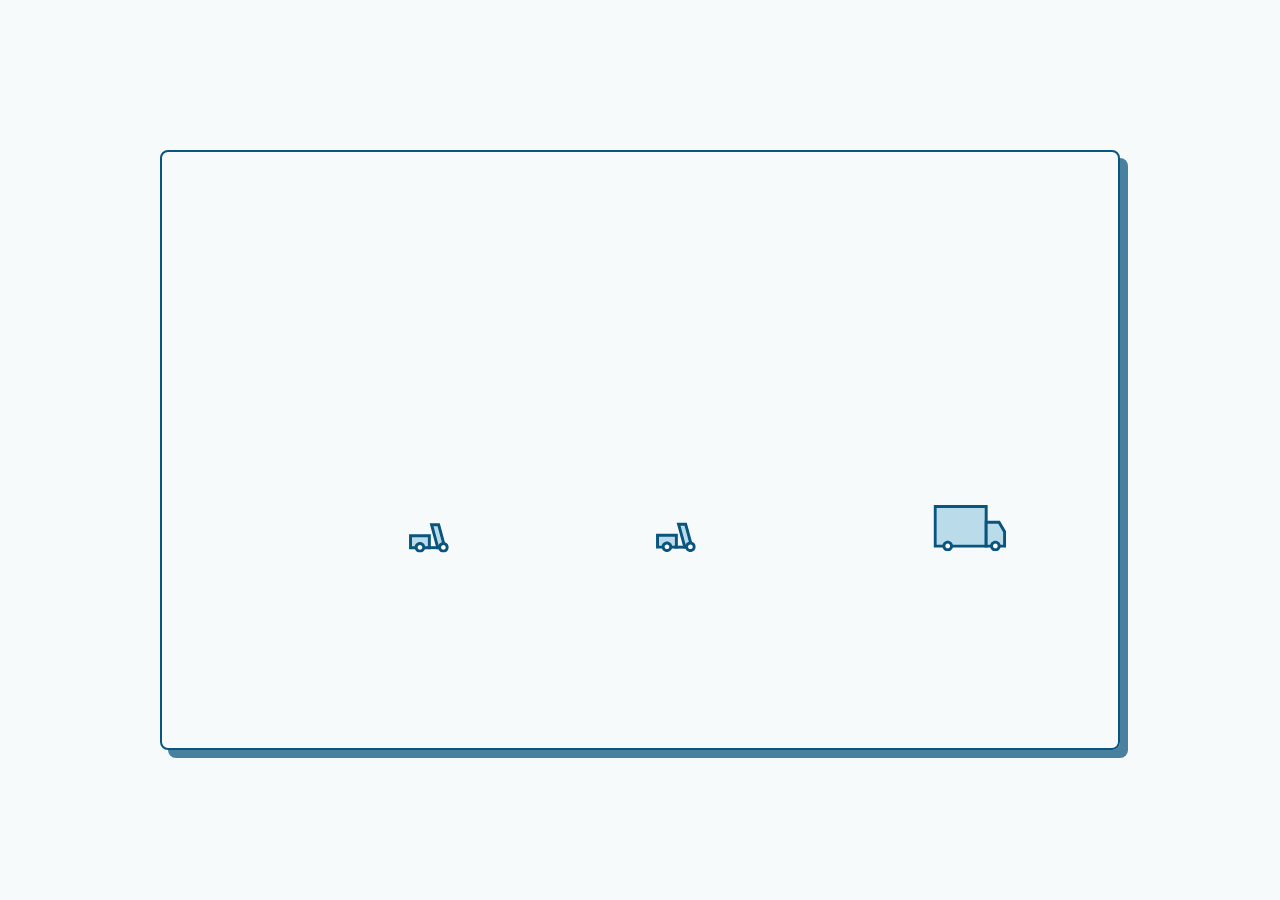
<file: car_ani/index.html>
<!DOCTYPE html>
<html lang="en">
<head>
    <meta charset="UTF-8">
    <meta name="viewport" content="width=device-width, initial-scale=1.0">
    <title>Document</title>
    <link rel="stylesheet" href="../css/general.css">
    <link rel="stylesheet" href="./style.css">

    <script defer src="./script.js"></script>
</head>
<body>
    <main>
    </main>
   
</body>
</html>
</file>
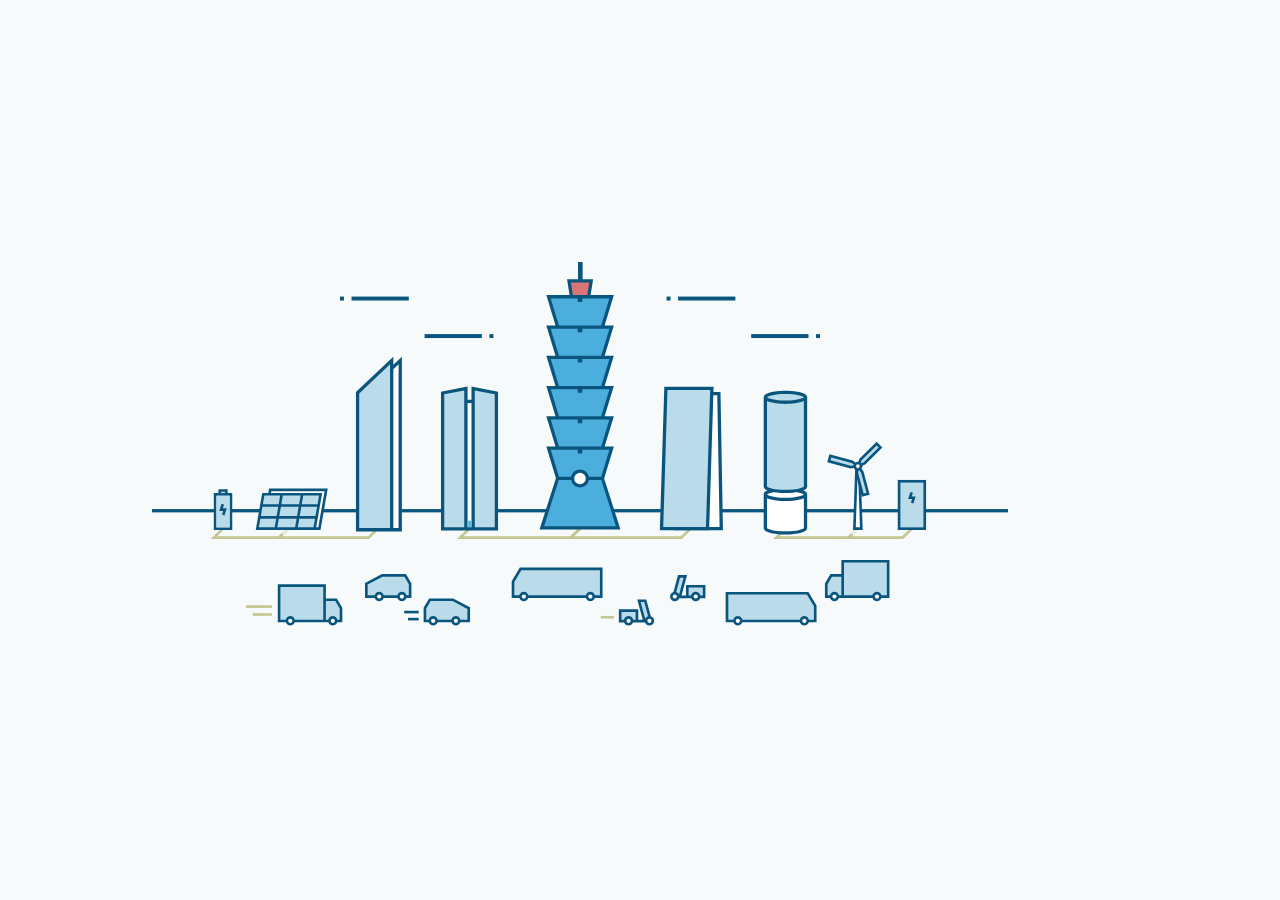
<file: hp-ani/index.html>
<!DOCTYPE html>
<html lang="en">
<head>
    <meta charset="UTF-8">
    <meta name="viewport" content="width=device-width, initial-scale=1.0">
    <title>E3 Group - Directed by I-Yun Lisa Hsieh</title>
    <meta name="description" content="Housed in the Department of Civil Engineering at National Taiwan University (NTU), E3 research group, directed by Professor I-Yun Lisa Hsieh (謝依芸), is dedicated to overcoming the challenges of sustainable energy transition.">
    <meta name="keywords" content="I-Yun Lisa Hsieh, 謝依芸, E3 Group, e3, NTU, 台大, 台灣大學">
    <meta name="author" content="Yuan-Hsi Chien">
    <!-- <meta name="robots" content="index, follow"> -->

    <!-- google fonts -->
    <link rel="preconnect" href="https://fonts.googleapis.com">
    <link rel="preconnect" href="https://fonts.gstatic.com" crossorigin>
    <link href="https://fonts.googleapis.com/css2?family=Noto+Sans+TC:wght@100..900&family=Outfit:wght@100..900&display=swap" rel="preload" as="style">
    <link href="https://fonts.googleapis.com/css2?family=Noto+Sans+TC:wght@100..900&family=Outfit:wght@100..900&display=swap" rel="stylesheet">

    <!-- css -->
    <link rel="stylesheet" href="../css/general.css">
    <link rel="stylesheet" href="./style.css">

    <!-- favicons -->
    <link rel="apple-touch-icon" sizes="180x180" href="../assets/favicons/apple-touch-icon.png">
    <link rel="icon" type="image/png" sizes="32x32" href="../assets/favicons/favicon-32x32.png">
    <link rel="icon" type="image/png" sizes="16x16" href="../assets/favicons/favicon-16x16.png">
    <link rel="manifest" href="../assets/favicons/site.webmanifest">
    <link rel="mask-icon" href="../assets/favicons/safari-pinned-tab.svg" color="#0a557e">
    <meta name="msapplication-TileColor" content="#0a557e">
    <meta name="theme-color" content="#ffffff">
</head>

<body>
    <section id="home">
        <div class="hp-main">
            <div class="hp-text">
                <div class="hp-title">
                    <h1>
                        E3 Group
                        <svg viewBox="0 0 200 173.27">
                            <polygon fill="#d8daa5" points="0 101.39 16.77 101.39 34.06 71.44 17.3 71.44 0 101.39"/>
                            <polygon fill="#d8daa5" points="66.14 101.39 82.9 101.39 100.2 71.44 83.43 71.44 66.14 101.39"/>
                            <polygon fill="#d8daa5" points="33.07 101.39 49.84 101.39 67.13 71.44 50.36 71.44 33.07 101.39"/>
                            <polygon fill="#1e5b7d" points="133.06 14.52 141.44 0 58.45 0 17.21 71.44 100.2 71.44 108.32 57.38 38.97 57.38 47.49 42.63 116.83 42.63 124.55 29.27 55.57 29.27 64.08 14.52 133.06 14.52"/>
                            <polygon fill="#c2d2ac" points="158.53 173.19 150.15 158.67 115.56 158.67 123.94 173.19 158.53 173.19"/>
                            <polygon fill="#c2d2ac" points="125.46 115.92 117.08 101.39 82.49 101.39 90.87 115.92 125.46 115.92"/>
                            <polygon fill="#c2d2ac" points="142 144.55 133.61 130.03 99.02 130.03 107.41 144.55 142 144.55"/>
                            <polygon fill="#aeb657" points="16.76 101.39 0 101.39 41.5 173.27 123.98 173.27 82.49 101.39 66.26 101.39 100.93 161.44 83.9 161.44 49.23 101.39 33.79 101.39 68.28 161.13 51.26 161.13 16.76 101.39"/>
                            <polygon fill="#abbfc1" points="141.42 0.08 133.03 14.6 150.33 44.55 158.71 30.03 141.42 0.08"/>
                            <polygon fill="#abbfc1" points="108.35 57.35 99.97 71.87 117.26 101.83 125.64 87.31 108.35 57.35"/>
                            <polygon fill="#abbfc1" points="124.88 28.71 116.5 43.23 133.79 73.19 142.18 58.67 124.88 28.71"/>
                            <polygon fill="#217e77" points="150.12 158.75 158.5 173.27 200 101.39 158.76 29.96 117.26 101.83 125.38 115.89 160.05 55.84 168.56 70.58 133.89 130.64 141.61 144 176.1 84.26 184.61 99.01 150.12 158.75"/>
                        </svg>
                    </h1>
                    <span>Directed by Professor I-Yun Lisa Hsieh</span>
                </div>

                <div class="hp-3e">
                    <p>Energy</p>
                    <p>Economy</p>
                    <p>Environment</p>
                </div>
                
                <a href="#about-us" class="hp-about-us skewed-block" b-role="btn" b-hoverable hover-text="Tell me<br>more!">
                    About Us
                </a>
            </div>

            <svg class="hp-img" xmlns="http://www.w3.org/2000/svg" viewBox="0 0 1300 570" width="81.25rem">
                <rect class="fill-m" y="375.25" width="1300" height="5"/>
                <g class="hp-wire-left hp-small-no">
                    <polyline class="stroke-s stroke-4" points="207.01 405 192.99 418.5 94 418.5 108.01 405"/>
                    <polyline class="stroke-s stroke-4" points="207.01 405 192.99 418.5 328.99 418.5 343.01 405"/>
                    <polyline class="stroke-s-light stroke-4 ani-energy-through" points="207.01 405 192.99 418.5 94 418.5 108.01 405"/>
                    <polyline class="stroke-s-light stroke-4 ani-energy-through" points="207.01 405 192.99 418.5 328.99 418.5 343.01 405"/>
                </g>
                <g class="hp-wire-center">
                    <polyline class="stroke-s stroke-4" points="482 405 468 418.5 636 418.5 650 405"/>
                    <polyline class="stroke-s stroke-4" points="650 405 636 418.5 804 418.5 818 405"/>
                </g>
                <g class="hp-wire-right hp-small-no">
                    <polyline class="stroke-s stroke-4" points="962 405 948 418.5 1058.01 418.5 1072.01 405"/>
                    <polyline class="stroke-s stroke-4" points="1072.01 405 1058.01 418.5 1140.09 418.5 1154.09 405"/>
                    <polyline class="stroke-s-light stroke-4 ani-energy-through" points="1072.01 405 1058.01 418.5 948 418.5 962 405"/>
                    <polyline class="stroke-s-light stroke-4 ani-energy-through" points="1072.01 405 1058.01 418.5 1140.09 418.5 1154.09 405"/>
                </g>
                <g class="hp-wind hp-small-no" wind-no="1">
                    <rect class="fill-m" x="303" y="52.5" width="87" height="6"/>
                    <rect class="fill-m" x="285.5" y="52.5" width="6" height="6"/>
                </g>
                <g class="hp-wind" wind-no="2">
                    <rect class="fill-m" x="414" y="109.5" width="87" height="6"/>
                    <rect class="fill-m" x="512.5" y="109.5" width="6" height="6"/>
                </g>
                <g class="hp-wind" wind-no="3">
                    <rect class="fill-m" x="799" y="52.5" width="87" height="6"/>
                    <rect class="fill-m" x="781.5" y="52.5" width="6" height="6"/>
                </g>
                <g class="hp-wind hp-small-no" wind-no="4">
                    <rect class="fill-m" x="910" y="109.5" width="87" height="6"/>
                    <rect class="fill-m" x="1008.5" y="109.5" width="6" height="6"/>
                </g>
                <g class="hp-battery hp-small-no">
                    <polygon class="fill-m" points="114.85 351 114.85 345 100.85 345 100.85 351 93.85 351 93.85 407 121.85 407 121.85 351 114.85 351"/>
                    <rect class="fill-m-3" x="104.85" y="349" width="6" height="2"/>
                    <rect class="fill-m-3-light" x="97.85" y="355" width="20" height="48"/>
                    <polyline class="ani-battery-charge stroke-m-3" points="107.85 403 107.85 355"/>
                    <polygon class="ani-electric-flashing fill-m" points="110.13 384.86 106.32 383.64 108.12 378 102.12 378 105.57 367.14 109.38 368.36 107.59 374 113.59 374 110.13 384.86"/>
                </g>
                <g class="hp-pv-panel hp-small-move">
                    <polygon class="fill-m" points="177.81 344 176.63 350.78 167.34 350.78 157.53 407 255.87 407 266.87 344 177.81 344"/>
                    <polygon class="fill-m-bg" points="181.17 348 180.69 350.78 258.44 350.78 249.32 403 252.51 403 262.11 348 181.17 348"/>
                    <polygon class="fill-m-3" ani-wave="1" points="194.63 354.78 192.36 367.89 168.42 367.89 170.71 354.78 194.63 354.78"/>
                    <polygon class="fill-m-3" ani-wave="2" points="196.42 367.89 198.69 354.78 225.63 354.78 223.36 367.89 196.42 367.89"/>
                    <polygon class="fill-m-3" ani-wave="3" points="227.42 367.89 229.69 354.78 253.68 354.78 251.39 367.89 227.42 367.89"/>
                    <polygon class="fill-m-3" ani-wave="2" points="189.24 385.89 165.28 385.89 167.72 371.89 191.67 371.89 189.24 385.89"/>
                    <polygon class="fill-m-3" ani-wave="3" points="193.3 385.89 195.73 371.89 222.67 371.89 220.24 385.89 193.3 385.89"/>
                    <polygon class="fill-m-3" ani-wave="4" points="226.73 371.89 250.69 371.89 248.25 385.89 224.3 385.89 226.73 371.89"/>
                    <polygon class="fill-m-3" ani-wave="3" points="164.58 389.89 188.55 389.89 186.28 403 162.29 403 164.58 389.89"/>
                    <polygon class="fill-m-3" ani-wave="4" points="219.55 389.89 217.28 403 190.34 403 192.61 389.89 219.55 389.89"/>
                    <polygon class="fill-m-3" ani-wave="5" points="221.34 403 223.61 389.89 247.55 389.89 245.26 403 221.34 403"/>
                </g>
                <g class="hp-the-sky hp-small-no">
                    <polygon class="fill-m hp-the-sky-bg" points="379.5 143.85 366.5 156.15 366.5 143.85 309.71 197.58 309.71 409.15 379.5 409.15"/>
                    <polygon class="fill-m-bg hp-the-sky-back" points="374.5 155.46 366.5 163.03 366.5 404.15 374.5 404.15"/>
                    <polygon class="fill-m-3 hp-the-sky-front" points="361.5 155.46 314.71 199.73 314.71 404.15 361.5 404.15"/>

                    <!-- <g>
                        <polygon class="fill-m" points="379.5 409.15 322.71 409.15 322.71 197.58 379.5 143.85 379.5 409.15"/>
                        <polygon class="fill-m-bg" points="327.71 404.15 374.5 404.15 374.5 155.46 327.71 199.73 327.71 404.15"/>
                    </g>
                    <g>
                        <polygon class="fill-m" points="366.5 409.15 309.71 409.15 309.71 197.58 366.5 143.85 366.5 409.15"/>
                        <polygon class="fill-m-3" points="314.71 404.15 361.5 404.15 361.5 155.46 314.71 199.73 314.71 404.15"/>
                    </g> -->
                </g>
                <g class="hp-fubon-a25 hp-small-no">
                    <polygon class="fill-m" points="485.2 189.24 485.2 209.26 479.2 209.26 479.2 189.24 438.86 196.87 438.86 407.76 525.54 407.76 525.54 196.87 485.2 189.24"/>
                    <polygon class="fill-m-3" points="490.2 402.76 520.54 402.76 520.54 201.01 490.2 195.28 490.2 402.76"/>
                    <polygon class="fill-m-3" points="443.86 402.76 474.2 402.76 474.2 195.28 443.86 201.01 443.86 402.76"/>
                    <rect class="fill-m-bg" x="479.2" y="214.26" width="6" height="188.5"/>
                    <polyline class="ani-elevator stroke-m-2 stroke-4" points="482.2 402.76 482.2 214.26"/>
                </g>
                <g class="hp-101" style="transform-origin: 50% 71.27%;">
                    <polygon class="fill-m" points="711.42 406.25 686.67 328.73 701.39 280.25 687.42 280.25 701.39 234.25 687.42 234.25 701.39 188.25 687.42 188.25 701.39 142.25 687.42 142.25 701.39 96.25 687.42 96.25 701.39 50.25 666.17 50.25 669.92 26.25 654 26.25 654 -1.25 647 -1.25 647 26.25 630.33 26.25 634.08 50.25 598.86 50.25 612.83 96.25 598.86 96.25 612.83 142.25 598.86 142.25 612.83 188.25 598.86 188.25 612.83 234.25 598.86 234.25 612.83 280.25 598.86 280.25 613.46 328.33 588.58 406.25 711.42 406.25"/>
                    <polygon class="fill-r-red hp-101-top" points="636.17 31.25 664.08 31.25 661.11 50.25 639.14 50.25 636.17 31.25"/>
                    <polygon class="fill-m-2" points="605.6 55.25 646.5 55.25 646.5 60.75 653.5 60.75 653.5 55.25 694.65 55.25 682.2 96.25 618.05 96.25 605.6 55.25"/>
                    <polygon class="fill-m-2" points="605.6 101.25 646.5 101.25 646.5 106.75 653.5 106.75 653.5 101.25 694.65 101.25 682.2 142.25 618.05 142.25 605.6 101.25"/>
                    <polygon class="fill-m-2" points="605.6 147.25 646.5 147.25 646.5 152.75 653.5 152.75 653.5 147.25 694.65 147.25 682.2 188.25 618.05 188.25 605.6 147.25"/>
                    <polygon class="fill-m-2" points="605.6 193.25 646.5 193.25 646.5 198.75 653.5 198.75 653.5 193.25 694.65 193.25 682.2 234.25 618.05 234.25 605.6 193.25"/>
                    <polygon class="fill-m-2" points="605.6 239.25 646.5 239.25 646.5 244.75 653.5 244.75 653.5 239.25 694.65 239.25 682.2 280.25 618.05 280.25 605.6 239.25"/>
                    <path class="fill-m-2" d="M682.23,331.25h-18.73c-1.18,6.38-6.78,11.23-13.49,11.23s-12.31-4.85-13.49-11.23h-18.73l-22.35,70h109.15l-22.35-70Z"/>
                    <path class="fill-m-2" d="M653.5,285.25v5.5h-7v-5.5h-40.9l12.45,41h18.46c1.18-6.38,6.78-11.23,13.49-11.23s12.31,4.85,13.49,11.23h18.71l12.45-41h-41.15Z"/>
                    <circle class="fill-m-bg" cx="650" cy="328.75" r="8.73"/>
                </g>
                <g class="hp-breeze-nanshan hp-small-no">
                    <!-- <polygon class="fill-m" points="863.39 197.26 852.63 197.26 852.87 189.5 778.02 189.5 771.26 407.5 867.1 407.5 863.39 197.26"/>
                    <polygon class="fill-m-3" points="776.42 402.5 841.26 402.5 847.71 194.5 782.87 194.5 776.42 402.5"/>
                    <polygon class="fill-m-bg" points="846.27 402.5 862.01 402.5 858.48 202.26 852.48 202.26 846.27 402.5"/> -->

                    <g which="back">
                        <polygon class="fill-m" points="867.1 407.5 792.25 407.5 788.54 197.26 863.39 197.26 867.1 407.5"/>
                        <polygon class="fill-m-bg" points="797.16 402.5 862.01 402.5 858.48 202.26 793.63 202.26 797.16 402.5"/>
                    </g>
                    <g which="front">
                        <polygon class="fill-m" points="846.11 407.5 771.26 407.5 778.02 189.5 852.87 189.5 846.11 407.5"/>
                        <polygon class="fill-m-3" points="776.42 402.5 841.26 402.5 847.71 194.5 782.87 194.5 776.42 402.5"/>
                    </g>
                </g>
                <g class="hp-nanshan-a21 hp-small-no">
                    <!-- <path class="fill-m" d="M995,341V205.5c0-7.89-20.74-10-33-10s-33,2.11-33,10v135.5c0,2.57,2.21,4.53,5.61,6-3.17,1.37-5.3,3.17-5.57,5.5h-.04v51.5c0,7.89,20.74,10,33,10s33-2.11,33-10v-51.5h-.04c-.27-2.33-2.4-4.13-5.57-5.5,3.4-1.47,5.61-3.43,5.61-6Z"/>
                    <path class="fill-m-bg" d="M962,363c-8.5,0-21.09-1.02-28-4.27v45.14c1.11,1.88,11.22,5.13,28,5.13s26.89-3.25,28-5.13v-45.14c-6.91,3.26-19.5,4.27-28,4.27Z"/>
                    <path class="fill-m-bg" d="M962,351c-5.28,0-12.14-.39-18.23-1.47-5.52,1.05-8.87,2.44-9.68,3.47,1.48,1.89,11.52,5,27.91,5s26.43-3.11,27.91-5c-.81-1.03-4.16-2.42-9.68-3.47-6.09,1.08-12.95,1.47-18.23,1.47Z"/>
                    <path class="fill-m-3" d="M962,215.5c-8.5,0-21.09-1.02-28-4.27v129.64c1.11,1.88,11.22,5.13,28,5.13s26.89-3.25,28-5.13V211.23c-6.91,3.26-19.5,4.27-28,4.27Z"/>
                    <path class="fill-m-3" d="M934.09,205.5c1.48,1.89,11.52,5,27.91,5s26.43-3.11,27.91-5c-1.48-1.89-11.52-5-27.91-5s-26.43,3.11-27.91,5Z"/> -->

                    <g which="bottom">
                        <path class="fill-m" d="M994.96,352.5c-.86-7.48-20.97-9.5-32.96-9.5s-32.09,2.02-32.96,9.5h-.04v51.5c0,7.89,20.74,10,33,10s33-2.11,33-10v-51.5h-.04Z"/>
                        <path class="fill-m-bg" d="M962,363c-8.5,0-21.09-1.02-28-4.27v45.14c1.11,1.88,11.22,5.13,28,5.13s26.89-3.25,28-5.13v-45.14c-6.91,3.26-19.5,4.27-28,4.27Z"/>
                        <path class="fill-m-bg" d="M934.09,353c1.48,1.89,11.52,5,27.91,5s26.43-3.11,27.91-5c-1.48-1.89-11.52-5-27.91-5s-26.43,3.11-27.91,5Z"/>
                    </g>
                    <g which="top">
                        <path class="fill-m" d="M962,195.5c-12.26,0-33,2.11-33,10v135.5c0,7.89,20.74,10,33,10s33-2.11,33-10V205.5c0-7.89-20.74-10-33-10Z"/>
                        <path class="fill-m-3" d="M962,215.5c-8.5,0-21.09-1.02-28-4.27v129.64c1.11,1.88,11.22,5.13,28,5.13s26.89-3.25,28-5.13V211.23c-6.91,3.26-19.5,4.27-28,4.27Z"/>
                        <path class="fill-m-3" d="M934.09,205.5c1.48,1.89,11.52,5,27.91,5s26.43-3.11,27.91-5c-1.48-1.89-11.52-5-27.91-5s-26.43,3.11-27.91,5Z"/>
                    </g>
                </g>
                <g class="hp-turbine hp-small-move">
                    <g class="hp-turbine-stick">
                        <polygon class="fill-m" points="1064.66 407 1079.35 407 1075.97 310.08 1068.04 310.08 1064.66 407"/>
                        <path class="fill-m-bg" d="M1072,316.89c-.07,0-.13-.02-.2-.02l-3.01,86.12h6.42l-3.01-86.12c-.07,0-.13,.02-.2,.02Z"/>
                    </g>
                    <g class="hp-turbine-blade" style="transform-origin: 82.46% 54.4%;">
                        <path class="fill-m" d="M1083.44,309.52l-4.73-.6c-.24-1.38-.88-2.65-1.89-3.66-.15-.15-.3-.28-.46-.42l1.84-4.4v-36.8h-12.4v36.8l1.84,4.4c-.16,.13-.31,.27-.46,.42-1.01,1.01-1.66,2.28-1.89,3.66l-4.73,.6-31.87,18.4,6.2,10.74,31.87-18.4,2.89-3.79c.74,.27,1.54,.42,2.35,.42s1.61-.15,2.35-.42l2.89,3.79,31.87,18.4,6.2-10.74-31.87-18.4Z"/>
                        <path class="fill-m-3" d="M1065.8,312.89l-3.93,.5-27.71,16,2.2,3.81,27.71-16,2.4-3.16c-.26-.37-.49-.75-.67-1.16Z"/>
                        <path class="fill-m-3" d="M1082.14,313.39l-3.93-.5c-.18,.41-.41,.79-.67,1.16l2.4,3.16,27.71,16,2.2-3.81-27.71-16Z"/>
                        <path class="fill-m-3" d="M1072,303.26c.23,0,.45,.01,.67,.03l1.53-3.65v-31.99h-4.4v31.99l1.53,3.65c.22-.02,.45-.03,.67-.03Z"/>
                        <circle class="fill-m-bg" cx="1072" cy="310.07" r="2.81"/>
                    </g>
                </g>
                <g class="hp-energy-storage hp-small-no">
                    <rect class="fill-m" x="1132.59" y="331" width="43" height="76"/>
                    <rect class="fill-m-3" x="1136.59" y="335" width="35" height="68"/>
                    <!-- <polyline class="ani-battery-charge stroke-m-3" points="1154.09 403 1154.09 335"/> -->
                    <polygon class="ani-electric-flashing fill-m" points="1156.37 366.86 1152.56 365.64 1154.36 360 1148.36 360 1151.81 349.14 1155.62 350.36 1153.83 356 1159.83 356 1156.37 366.86"/>
                </g>
                <g class="hp-vehicle-to-left">
                    <g class="hp-car hp-small-no" direction="to-left">
                        <path class="fill-m" d="M394,488.17l-8.36-14.17h-36.51l-25.63,13.51v22.71h14.67c.94,2.88,3.64,4.97,6.83,4.97s5.89-2.09,6.83-4.97h20.87c.94,2.88,3.64,4.97,6.83,4.97s5.89-2.09,6.83-4.97h7.64v-22.05Z"/>
                        <path class="fill-m-3" d="M383.36,478h-33.24l-22.62,11.92v16.3h10.55c.8-3.1,3.61-5.4,6.95-5.4s6.15,2.3,6.95,5.4h20.63c.8-3.1,3.61-5.4,6.95-5.4s6.15,2.3,6.95,5.4h3.52v-16.96l-6.64-11.26Z"/>
                        <path class="fill-m-bg" d="M379.53,504.82c-1.76,0-3.18,1.43-3.18,3.18s1.43,3.18,3.18,3.18,3.18-1.43,3.18-3.18-1.43-3.18-3.18-3.18Z"/>
                        <circle class="fill-m-bg" cx="345" cy="508" r="3.18"/>
                    </g>
                    <g class="hp-bus" direction="to-left">
                        <path class="fill-m" d="M546.25,484.84l12.36-20.84h125.64v46.21h-11.67c-.94,2.88-3.64,4.97-6.83,4.97s-5.89-2.09-6.83-4.97h-87.34c-.94,2.88-3.64,4.97-6.83,4.97s-5.89-2.09-6.83-4.97h-11.67v-25.37Z"/>
                        <path class="fill-m-bg" d="M564.75,504.82c1.76,0,3.18,1.43,3.18,3.18s-1.43,3.18-3.18,3.18-3.18-1.43-3.18-3.18,1.43-3.18,3.18-3.18Z"/>
                        <path class="fill-m-bg" d="M665.75,504.82c1.76,0,3.18,1.43,3.18,3.18s-1.43,3.18-3.18,3.18-3.18-1.43-3.18-3.18,1.43-3.18,3.18-3.18Z"/>
                        <path class="fill-m-3" d="M560.89,468h119.36v38.21h-7.55c-.8-3.1-3.61-5.4-6.95-5.4s-6.15,2.3-6.95,5.4h-87.1c-.8-3.1-3.61-5.4-6.95-5.4s-6.15,2.3-6.95,5.4h-7.55v-20.27l10.64-17.94Z"/>
                    </g>
                    <g class="hp-scooter" direction="to-left">
                        <path class="fill-m" d="M840.5,490.5h-29.5v16h-6.81l8.43-31h-13.72l-6.97,25.62c-2.96,.89-5.12,3.63-5.12,6.88,0,3.96,3.22,7.18,7.18,7.18,3.08,0,5.71-1.95,6.73-4.68h18.3c1.02,2.73,3.64,4.68,6.73,4.68s5.71-1.95,6.73-4.68h8.02v-20Z"/>
                        <path class="fill-m-3" d="M815,494.5v12h3.73c.69-3.24,3.58-5.68,7.02-5.68s6.33,2.44,7.02,5.68h3.73v-12h-21.5Z"/>
                        <path class="fill-m-3" d="M800.47,504.91l6.91-25.41h-5.42l-5.88,21.63c1.94,.59,3.53,1.98,4.4,3.78Z"/>
                        <circle class="fill-m-bg" cx="825.75" cy="508" r="3.18"/>
                        <circle class="fill-m-bg" cx="794" cy="508" r="3.18"/>
                    </g>
                    <g class="hp-truck hp-small-no" direction="to-left">
                        <path class="fill-m" d="M1120,452.5h-73.06v21.5h-16.58l-8.36,14.17v22.05h7.64c.94,2.88,3.64,4.97,6.83,4.97s5.89-2.09,6.83-4.97h50.87c.94,2.88,3.64,4.97,6.83,4.97s5.89-2.09,6.83-4.97h12.17v-57.71Z"/>
                        <path class="fill-m-bg" d="M1101,504.82c-1.76,0-3.18,1.43-3.18,3.18s1.43,3.18,3.18,3.18,3.18-1.43,3.18-3.18-1.43-3.18-3.18-3.18Z"/>
                        <circle class="fill-m-bg" cx="1036.47" cy="508" r="3.18"/>
                        <path class="fill-m-3" d="M1050.94,456.5v49.71h43.11c.8-3.1,3.61-5.4,6.95-5.4s6.15,2.3,6.95,5.4h8.05v-49.71h-65.06Z"/>
                        <path class="fill-m-3" d="M1032.64,478l-6.64,11.26v16.96h3.52c.8-3.1,3.61-5.4,6.95-5.4s6.15,2.3,6.95,5.4h3.52v-28.21h-14.3Z"/>
                    </g>
                </g>
                <g class="hp-vehicle-to-right">
                    <g class="hp-truck hp-small-no" direction="to-right">
                        <path class="fill-m" d="M191,489.5h73.06v21.5h16.58l8.36,14.17v22.05h-7.64c-.94,2.88-3.64,4.97-6.83,4.97s-5.89-2.09-6.83-4.97h-50.87c-.94,2.88-3.64,4.97-6.83,4.97s-5.89-2.09-6.83-4.97h-12.17v-57.71Z"/>
                        <path class="fill-m-bg" d="M210,541.82c1.76,0,3.18,1.43,3.18,3.18s-1.43,3.18-3.18,3.18-3.18-1.43-3.18-3.18,1.43-3.18,3.18-3.18Z"/>
                        <circle class="fill-m-bg" cx="274.53" cy="545" r="3.18"/>
                        <path class="fill-m-3" d="M260.06,493.5v49.71h-43.11c-.8-3.1-3.61-5.4-6.95-5.4s-6.15,2.3-6.95,5.4h-8.05v-49.71h65.06Z"/>
                        <path class="fill-m-3" d="M278.36,515l6.64,11.26v16.96h-3.52c-.8-3.1-3.61-5.4-6.95-5.4s-6.15,2.3-6.95,5.4h-3.52v-28.21h14.3Z"/>
                        <line class="stroke-s stroke-4" x1="142.5" y1="523.36" x2="182" y2="523.36"/>
                        <line class="stroke-s stroke-4" x1="153" y1="535.36" x2="182" y2="535.36"/>
                    </g>
                    <g class="hp-car" direction="to-right">
                        <path class="fill-m" d="M412.5,525.17l8.36-14.17h36.51l25.63,13.51v22.71h-14.67c-.94,2.88-3.64,4.97-6.83,4.97s-5.89-2.09-6.83-4.97h-20.87c-.94,2.88-3.64,4.97-6.83,4.97s-5.89-2.09-6.83-4.97h-7.64v-22.05Z"/>
                        <path class="fill-m-3" d="M423.14,515h33.24l22.62,11.92v16.3h-10.55c-.8-3.1-3.61-5.4-6.95-5.4s-6.15,2.3-6.95,5.4h-20.63c-.8-3.1-3.61-5.4-6.95-5.4s-6.15,2.3-6.95,5.4h-3.52v-16.96l6.64-11.26Z"/>
                        <path class="fill-m-bg" d="M426.97,541.82c1.76,0,3.18,1.43,3.18,3.18s-1.43,3.18-3.18,3.18-3.18-1.43-3.18-3.18,1.43-3.18,3.18-3.18Z"/>
                        <circle class="fill-m-bg" cx="461.5" cy="545" r="3.18"/>
                        <line class="stroke-m stroke-4" x1="383" y1="531.68" x2="405" y2="531.68"/>
                        <line class="stroke-m stroke-4" x1="388.85" y1="542.36" x2="405" y2="542.36"/>
                    </g>
                    <g class="hp-scooter" direction="to-right">
                        <path class="fill-m" d="M709,527.5h29.5v16h6.81l-8.43-31h13.72l6.97,25.62c2.96,.89,5.12,3.63,5.12,6.88,0,3.96-3.22,7.18-7.18,7.18-3.08,0-5.71-1.95-6.73-4.68h-18.3c-1.02,2.73-3.64,4.68-6.73,4.68s-5.71-1.95-6.73-4.68h-8.02v-20Z"/>
                        <path class="fill-m-3" d="M734.5,531.5v12h-3.73c-.69-3.24-3.58-5.68-7.02-5.68s-6.33,2.44-7.02,5.68h-3.73v-12h21.5Z"/>
                        <path class="fill-m-3" d="M749.03,541.91l-6.91-25.41h5.42l5.88,21.63c-1.94,.59-3.53,1.98-4.4,3.78Z"/>
                        <circle class="fill-m-bg" cx="723.75" cy="545" r="3.18"/>
                        <circle class="fill-m-bg" cx="755.5" cy="545" r="3.18"/>
                        <line class="stroke-s stroke-4" x1="681.5" y1="539.5" x2="701.5" y2="539.5"/>
                    </g>
                    <g class="hp-bus hp-small-no" direction="to-right">
                        <path class="fill-m" d="M1009.25,521.84l-12.36-20.84h-125.64v46.21h11.67c.94,2.88,3.64,4.97,6.83,4.97s5.89-2.09,6.83-4.97h87.34c.94,2.88,3.64,4.97,6.83,4.97s5.89-2.09,6.83-4.97h11.67v-25.37Z"/>
                        <path class="fill-m-bg" d="M990.75,541.82c-1.76,0-3.18,1.43-3.18,3.18s1.43,3.18,3.18,3.18,3.18-1.43,3.18-3.18-1.43-3.18-3.18-3.18Z"/>
                        <path class="fill-m-bg" d="M889.75,541.82c-1.76,0-3.18,1.43-3.18,3.18s1.43,3.18,3.18,3.18,3.18-1.43,3.18-3.18-1.43-3.18-3.18-3.18Z"/>
                        <path class="fill-m-3" d="M994.61,505h-119.36v38.21h7.55c.8-3.1,3.61-5.4,6.95-5.4s6.15,2.3,6.95,5.4h87.1c.8-3.1,3.61-5.4,6.95-5.4s6.15,2.3,6.95,5.4h7.55v-20.27l-10.64-17.94Z"/>
                    </g>
                </g>
            </svg>
        </div>

        <!-- <div class="hp-recent-news">
            <h3>Recent News</h3>
            <div class="hp-news-block skewed-block" b-role="btn">
                <p class="hp-news">
                    Dec. '22 Yuan-Shin Fu (傅遠新) wins the Excellence Poster Award at the 2022 TwIChE Annual Meeting.
                </p>
            </div>
        </div> -->

        <div class="hp-scroll-for-more">
            <svg xmlns="http://www.w3.org/2000/svg" viewBox="0 0 14 20" width="0.875rem">
                <!-- <path class="fill-m" d="M7,20c-1.93,0-3.58-.68-4.95-2.05C.68,16.58,0,14.93,0,13V7C0,5.07,.68,3.42,2.05,2.05,3.42,.68,5.07,0,7,0s3.58,.68,4.95,2.05,2.05,3.02,2.05,4.95v6c0,1.93-.68,3.58-2.05,4.95-1.37,1.37-3.02,2.05-4.95,2.05Zm1-13h4c0-1.2-.38-2.26-1.14-3.18s-1.71-1.49-2.86-1.73V7Zm-6,0H6V2.1c-1.15,.23-2.1,.81-2.86,1.73s-1.14,1.98-1.14,3.18Zm5,11c1.38,0,2.56-.49,3.54-1.46s1.46-2.15,1.46-3.54v-4H2v4c0,1.38,.49,2.56,1.46,3.54s2.15,1.46,3.54,1.46Z"/> -->
                <path class="fill-m" d="M12,2c-1.4-1.4-3-2-5-2S3.4,0.7,2,2s-2,3-2,5v6c0,1.9,0.7,3.6,2,5c1.4,1.4,3,2,5,2s3.6-0.7,5-2c1.4-1.4,2-3,2-5 V7C14,5.1,13.3,3.4,12,2z M12,13c0,1.4-0.5,2.6-1.5,3.5c-1,1-2.1,1.5-3.5,1.5s-2.6-0.5-3.5-1.5c-1-1-1.5-2.1-1.5-3.5V7 c0-1.4,0.5-2.6,1.5-3.5C4.5,2.5,5.6,2,7,2c1.4,0,2.6,0.5,3.5,1.5c1,1,1.5,2.1,1.5,3.5V13z"/>
                <polyline class="ani-scroll stroke-m stroke-2" points="7 2.1 7 7"/>
            </svg>
            <p>Scroll for more!</p>
        </div>

        <div class="hp-last-update">
            Last Update: <span class="hp-last-update-time">0000. 00. 00</span></br>
            (New features coming soon!)
        </div>

        <!-- <svg class="hp-rain-front" viewBox="0 0 1000 562.5">
        </svg> -->
    </section>

    <div class="in-page-ani">
    </div>
</body>
</html>
</file>
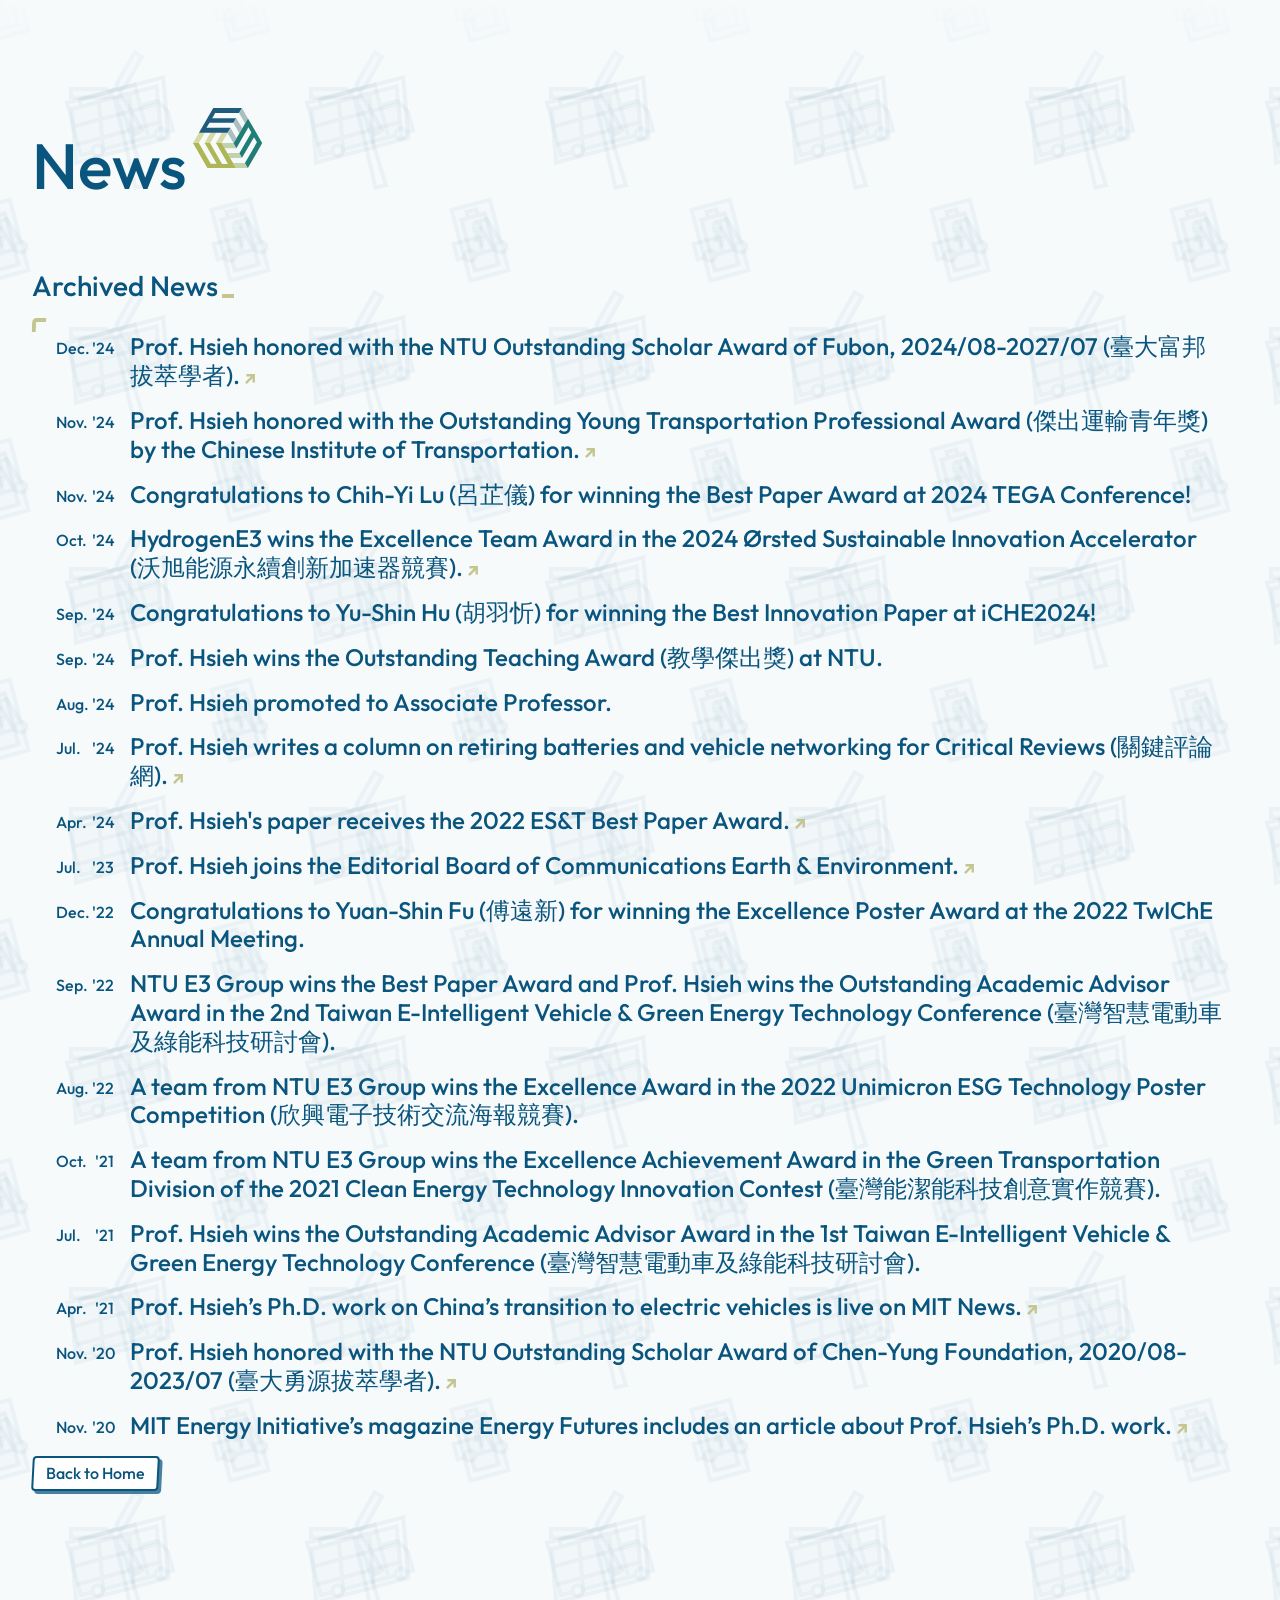
<file: news/index.html>
<!DOCTYPE html>
<html lang="en">
    <head>
        <meta charset="UTF-8">
        <meta name="viewport" content="width=device-width, initial-scale=1.0">
        <title>E3 Group - Directed by I-Yun Lisa Hsieh</title>
        <meta name="description" content="Housed in the Department of Civil Engineering at National Taiwan University (NTU), E3 research group, directed by Professor I-Yun Lisa Hsieh (謝依芸), is dedicated to overcoming the challenges of sustainable energy transition.">
        <meta name="keywords" content="I-Yun Lisa Hsieh, 謝依芸, E3 Group, e3, NTU, 台大, 台灣大學">
    
        <link href="http://e3group.caece.net/news/" rel="canonical" />
    
        <meta property="og:url" content="https://e3group.caece.net/" />
        <meta property="og:title" content="E3 Group - Directed by I-Yun Lisa Hsieh" />
        <meta property="og:type" content="website" />
        <meta property="og:image" content="https://e3group.caece.net/assets/image/og-image-1200x630.png" />
        <meta property="og:description" content="Housed in the Department of Civil Engineering at National Taiwan University (NTU), E3 research group, is dedicated to overcoming the challenges of sustainable energy transition." />
        <meta property="og:locale" content="en_US" />
        <meta property="og:site_name" content="E3 Group" />
    
        <meta name="author" content="Yuan-Hsi Chien">
        <meta name="robots" content="index, follow">
    
        <!-- Google Site Verification -->
        <meta name="google-site-verification" content="YA_W9CdDDbSUMcW4Dr4CPEbGFWW61ZRHtBs-gmPTRlU" />
    
        <!-- Google tag (gtag.js) -->
        <script async src="https://www.googletagmanager.com/gtag/js?id=G-JCJPED8JS6"></script>
        <script>
            window.dataLayer = window.dataLayer || [];
            function gtag(){dataLayer.push(arguments);}
            gtag('js', new Date());
    
            gtag('config', 'G-JCJPED8JS6');
        </script>
    
        <!-- Google Tag Manager -->
        <script>(function(w,d,s,l,i){w[l]=w[l]||[];w[l].push({'gtm.start':
        new Date().getTime(),event:'gtm.js'});var f=d.getElementsByTagName(s)[0],
        j=d.createElement(s),dl=l!='dataLayer'?'&l='+l:'';j.async=true;j.src=
        'https://www.googletagmanager.com/gtm.js?id='+i+dl;f.parentNode.insertBefore(j,f);
        })(window,document,'script','dataLayer','GTM-M3L6SMNZ');</script>
        <!-- End Google Tag Manager -->
    
        <!-- google fonts -->
        <link rel="preconnect" href="https://fonts.googleapis.com" crossorigin>
        <link rel="preconnect" href="https://fonts.gstatic.com" crossorigin>
        <link rel="preload" href="https://fonts.googleapis.com/css2?family=Outfit:wght@100..900&display=swap" as="style" crossorigin>
        <link href="https://fonts.googleapis.com/css2?family=Outfit:wght@100..900&display=swap" rel="stylesheet" crossorigin>
    
        <!-- css -->
        <link rel="stylesheet" href="/css/general.css">
        <link rel="stylesheet" href="/css/style.css">
    
        <!-- js -->
        <!-- <script defer src="/js/script.js"></script> -->
    
        <!-- favicons -->
        <link rel="apple-touch-icon" sizes="180x180" href="/assets/favicons/apple-touch-icon.png">
        <link rel="icon" type="image/png" sizes="32x32" href="/assets/favicons/favicon-32x32.png">
        <link rel="icon" type="image/png" sizes="16x16" href="/assets/favicons/favicon-16x16.png">
        <link rel="manifest" href="/assets/favicons/site.webmanifest">
        <link rel="mask-icon" href="/assets/favicons/safari-pinned-tab.svg" color="#0a557e">
        <meta name="msapplication-TileColor" content="#0a557e">
        <meta name="theme-color" content="#ffffff">
    </head>
<body>
    <!-- Google Tag Manager (noscript) -->
    <noscript><iframe src="https://www.googletagmanager.com/ns.html?id=GTM-M3L6SMNZ"
    height="0" width="0" style="display:none;visibility:hidden"></iframe></noscript>
    <!-- End Google Tag Manager (noscript) -->

    <main>
        <div class="main-bg">
            <div class="main-bg-1"></div>
            <div class="main-bg-2"></div>
            <div class="main-bg-3"></div>
        </div>
        
        <section id="news">
            <div class="section-title">
                <h2>News</h2>
                <svg><use href="/assets/sprite.svg#svg-e3-logo"></use></svg>
            </div>

            <h3>Archived News</h3>
            <section class="publi-section">
                <svg class="publi-quote"><use href="/assets/sprite.svg#svg-quote"></use></svg>

                <div class="publi-block-wrapper">
                    <div class="publi-block">
                        <div class="publi-date">
                            <div class="publi-date-mm">Dec.</div>
                            <div class="publi-date-yy">'24</div>
                        </div>
    
                        <div class="publi-info">
                            <a class="publi-title-block" target="_blank" href="https://my.ntu.edu.tw/professorships/professorships04.html">
                                <span class="publi-title">
                                    Prof. Hsieh honored with the NTU Outstanding Scholar Award of Fubon, 2024/08-2027/07 (臺大富邦拔萃學者).
                                </span>
                                
                                <svg><use href="/assets/sprite.svg#svg-arrow-top-right"></use></svg>
                            </a>
                        </div>
                    </div>

                    <div class="publi-block">
                        <div class="publi-date">
                            <div class="publi-date-mm">Nov.</div>
                            <div class="publi-date-yy">'24</div>
                        </div>
    
                        <div class="publi-info">
                            <a class="publi-title-block" target="_blank" href="https://www.cit.org.tw/GoWeb2/include/index.php?Page=2&id=1176101416673ec3f8cca68">
                                <span class="publi-title">
                                    Prof. Hsieh honored with the Outstanding Young Transportation Professional Award (傑出運輸青年獎) by the Chinese Institute of Transportation.
                                </span>
                                
                                <svg><use href="/assets/sprite.svg#svg-arrow-top-right"></use></svg>
                            </a>
                        </div>
                    </div>

                    <div class="publi-block">
                        <div class="publi-date">
                            <div class="publi-date-mm">Nov.</div>
                            <div class="publi-date-yy">'24</div>
                        </div>
    
                        <div class="publi-info">
                            <a class="publi-title-block">
                                <span class="publi-title">
                                    Congratulations to Chih-Yi Lu (呂芷儀) for winning the Best Paper Award at 2024 TEGA Conference!
                                </span>
                            </a>
                        </div>
                    </div>

                    <div class="publi-block">
                        <div class="publi-date">
                            <div class="publi-date-mm">Oct.</div>
                            <div class="publi-date-yy">'24</div>
                        </div>
    
                        <div class="publi-info">
                            <a class="publi-title-block" target="_blank" href="https://www.nownews.com/news/6543572">
                                <span class="publi-title">
                                    HydrogenE3 wins the Excellence Team Award in the 2024 Ørsted Sustainable Innovation Accelerator (沃旭能源永續創新加速器競賽).
                                </span>
                                
                                <svg><use href="/assets/sprite.svg#svg-arrow-top-right"></use></svg>
                            </a>
                        </div>
                    </div>

                    <div class="publi-block">
                        <div class="publi-date">
                            <div class="publi-date-mm">Sep.</div>
                            <div class="publi-date-yy">'24</div>
                        </div>

                        <div class="publi-info">
                            <a class="publi-title-block">
                                <span class="publi-title">
                                    Congratulations to Yu-Shin Hu (胡羽忻) for winning the Best Innovation Paper at iCHE2024!
                                </span>
                            </a>
                        </div>
                    </div>
                    
                    <div class="publi-block">
                        <div class="publi-date">
                            <div class="publi-date-mm">Sep.</div>
                            <div class="publi-date-yy">'24</div>
                        </div>

                        <div class="publi-info">
                            <a class="publi-title-block">
                                <span class="publi-title">
                                    Prof. Hsieh wins the Outstanding Teaching Award (教學傑出獎) at NTU.
                                </span>
                            </a>
                        </div>
                    </div>

                    <div class="publi-block">
                        <div class="publi-date">
                            <div class="publi-date-mm">Aug.</div>
                            <div class="publi-date-yy">'24</div>
                        </div>

                        <div class="publi-info">
                            <a class="publi-title-block">
                                <span class="publi-title">
                                    Prof. Hsieh promoted to Associate Professor.
                                </span>
                            </a>
                        </div>
                    </div>
                    
                    <div class="publi-block">
                        <div class="publi-date">
                            <div class="publi-date-mm">Jul.</div>
                            <div class="publi-date-yy">'24</div>
                        </div>

                        <div class="publi-info">
                            <a class="publi-title-block" target="_blank" href="https://www.thenewslens.com/article/204563">
                                <span class="publi-title">
                                    Prof. Hsieh writes a column on retiring batteries and vehicle networking for Critical Reviews (關鍵評論網).
                                </span>
                                
                                <svg><use href="/assets/sprite.svg#svg-arrow-top-right"></use></svg>
                            </a>
                        </div>
                    </div>

                    <div class="publi-block">
                        <div class="publi-date">
                            <div class="publi-date-mm">Apr.</div>
                            <div class="publi-date-yy">'24</div>
                        </div>

                        <div class="publi-info">
                            <a class="publi-title-block" target="_blank" href="https://pubs.acs.org/doi/10.1021/acs.est.4c02832">
                                <span class="publi-title">
                                    Prof. Hsieh's paper receives the 2022 ES&T Best Paper Award.
                                </span>
                                
                                <svg><use href="/assets/sprite.svg#svg-arrow-top-right"></use></svg>
                            </a>
                        </div>
                    </div>

                    <div class="publi-block">
                        <div class="publi-date">
                            <div class="publi-date-mm">Jul.</div>
                            <div class="publi-date-yy">'23</div>
                        </div>

                        <div class="publi-info">
                            <a class="publi-title-block" target="_blank" href="https://www.nature.com/commsenv/editorial-board#I-YunLisaHsieh">
                                <span class="publi-title">
                                    Prof. Hsieh joins the Editorial Board of Communications Earth & Environment.
                                </span>
                                
                                <svg><use href="/assets/sprite.svg#svg-arrow-top-right"></use></svg>
                            </a>
                        </div>
                    </div>

                    <div class="publi-block">
                        <div class="publi-date">
                            <div class="publi-date-mm">Dec.</div>
                            <div class="publi-date-yy">'22</div>
                        </div>

                        <div class="publi-info">
                            <a class="publi-title-block">
                                <span class="publi-title">
                                    Congratulations to Yuan-Shin Fu (傅遠新) for winning the Excellence Poster Award at the 2022 TwIChE Annual Meeting.
                                </span>
                            </a>
                        </div>
                    </div>

                    <div class="publi-block">
                        <div class="publi-date">
                            <div class="publi-date-mm">Sep.</div>
                            <div class="publi-date-yy">'22</div>
                        </div>

                        <div class="publi-info">
                            <a class="publi-title-block">
                                <span class="publi-title">
                                    NTU E3 Group wins the Best Paper Award and Prof. Hsieh wins the Outstanding Academic Advisor Award in the 2nd Taiwan E-Intelligent Vehicle & Green Energy Technology Conference (臺灣智慧電動車及綠能科技研討會).
                                </span>
                            </a>
                        </div>
                    </div>

                    <div class="publi-block">
                        <div class="publi-date">
                            <div class="publi-date-mm">Aug.</div>
                            <div class="publi-date-yy">'22</div>
                        </div>

                        <div class="publi-info">
                            <a class="publi-title-block">
                                <span class="publi-title">
                                    A team from NTU E3 Group wins the Excellence Award in the 2022 Unimicron ESG Technology Poster Competition (欣興電子技術交流海報競賽).
                                </span>
                            </a>
                        </div>
                    </div>

                    <div class="publi-block">
                        <div class="publi-date">
                            <div class="publi-date-mm">Oct.</div>
                            <div class="publi-date-yy">'21</div>
                        </div>

                        <div class="publi-info">
                            <a class="publi-title-block">
                                <span class="publi-title">
                                    A team from NTU E3 Group wins the Excellence Achievement Award in the Green Transportation Division of the 2021 Clean Energy Technology Innovation Contest (臺灣能潔能科技創意實作競賽).
                                </span>
                            </a>
                        </div>
                    </div>

                    <div class="publi-block">
                        <div class="publi-date">
                            <div class="publi-date-mm">Jul.</div>
                            <div class="publi-date-yy">'21</div>
                        </div>

                        <div class="publi-info">
                            <a class="publi-title-block">
                                <span class="publi-title">
                                    Prof. Hsieh wins the Outstanding Academic Advisor Award in the 1st Taiwan E-Intelligent Vehicle & Green Energy Technology Conference (臺灣智慧電動車及綠能科技研討會).
                                </span>
                            </a>
                        </div>
                    </div>

                    <div class="publi-block">
                        <div class="publi-date">
                            <div class="publi-date-mm">Apr.</div>
                            <div class="publi-date-yy">'21</div>
                        </div>

                        <div class="publi-info">
                            <a class="publi-title-block" target="_blank" href="https://news.mit.edu/2021/chinas-transition-electric-vehicles-0429">
                                <span class="publi-title">
                                    Prof. Hsieh’s Ph.D. work on China’s transition to electric vehicles is live on MIT News.
                                </span>
                                
                                <svg><use href="/assets/sprite.svg#svg-arrow-top-right"></use></svg>
                            </a>
                        </div>
                    </div>

                    <div class="publi-block">
                        <div class="publi-date">
                            <div class="publi-date-mm">Nov.</div>
                            <div class="publi-date-yy">'20</div>
                        </div>

                        <div class="publi-info">
                            <a class="publi-title-block" target="_blank" href="https://www.ce.ntu.edu.tw/%E6%81%AD%E8%B3%80%E8%AC%9D%E4%BE%9D%E8%8A%B8%E5%8A%A9%E7%90%86%E6%95%99%E6%8E%88%E6%A6%AE%E7%8D%B2109%E5%B9%B4%E3%80%8C%E8%87%BA%E5%A4%A7%E5%8B%87%E6%BA%90%E6%8B%94%E8%90%83%E8%AC%9B%E5%BA%A7/">
                                <span class="publi-title">
                                    Prof. Hsieh honored with the NTU Outstanding Scholar Award of Chen-Yung Foundation, 2020/08-2023/07 (臺大勇源拔萃學者).
                                </span>
                                
                                <svg><use href="/assets/sprite.svg#svg-arrow-top-right"></use></svg>
                            </a>
                        </div>
                    </div>
                    
                    <div class="publi-block">
                        <div class="publi-date">
                            <div class="publi-date-mm">Nov.</div>
                            <div class="publi-date-yy">'20</div>
                        </div>

                        <div class="publi-info">
                            <a class="publi-title-block" target="_blank" href="https://energy.mit.edu/news/chinas-transition-to-electric-vehicles/">
                                <span class="publi-title">
                                    MIT Energy Initiative’s magazine Energy Futures includes an article about Prof. Hsieh’s Ph.D. work.
                                </span>
                                
                                <svg><use href="/assets/sprite.svg#svg-arrow-top-right"></use></svg>
                            </a>
                        </div>
                    </div>
                </div>

                <a class="publi-more skewed-block" href="/#news" b-role="btn" b-hoverable>
                    <div>Back to Home</div>
                </a>
            </section>
        </section>
    </main>


</body>
</html>
</file>
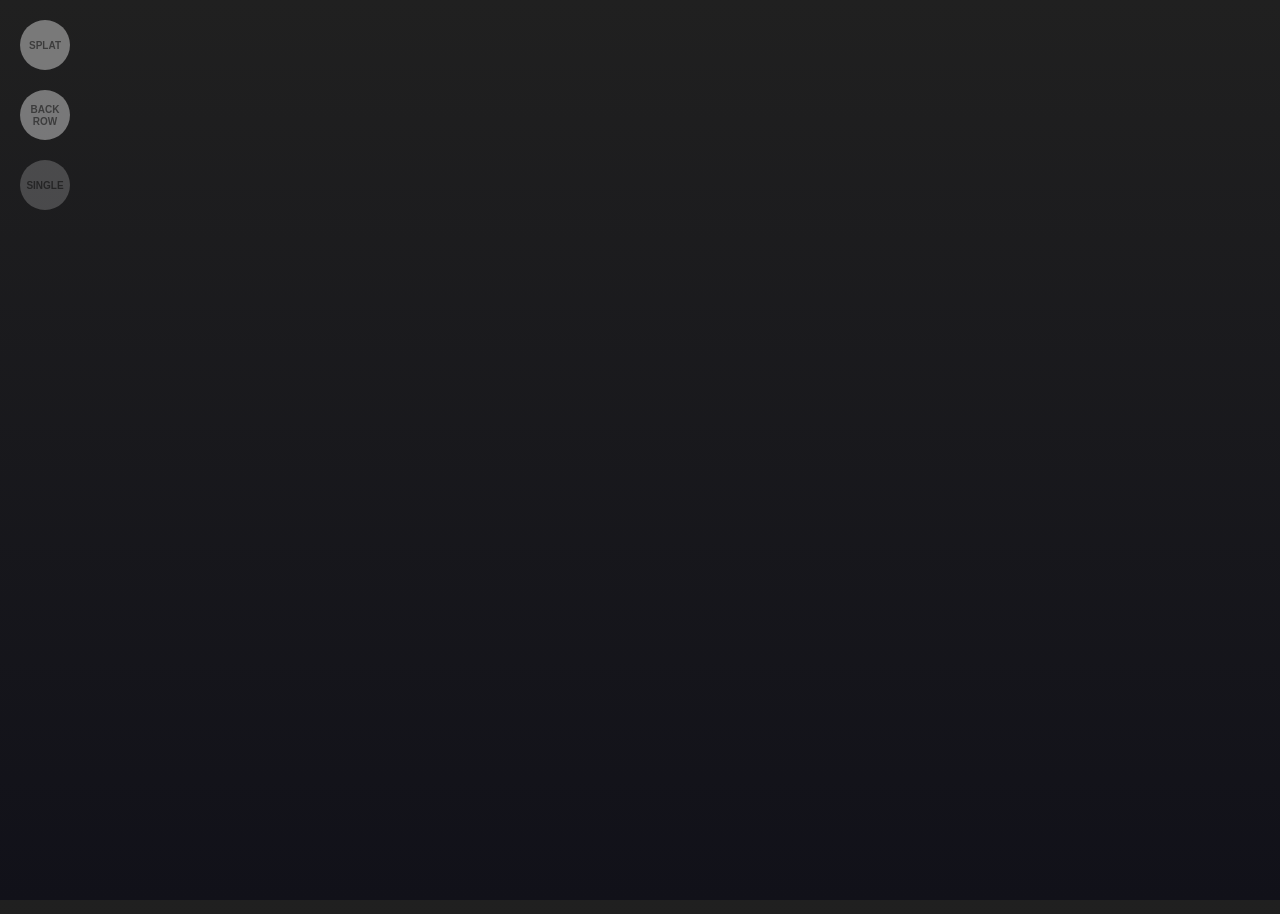
<file: rain/index.html>
<!DOCTYPE html>
<html lang="en" >
<head>
  <meta charset="UTF-8">
  <title>CodePen - CSS Rain Effect</title>
  <meta name="viewport" content="width=device-width, initial-scale=1"><link rel="stylesheet" href="./style.css">

</head>
<body>
<!-- partial:index.partial.html -->
<!-- check the Comments for more info -->

<body class="back-row-toggle splat-toggle">
  <div class="rain front-row"></div>
  <div class="rain back-row"></div>
  <div class="toggles">
    <div class="splat-toggle toggle active">SPLAT</div>
    <div class="back-row-toggle toggle active">BACK<br>ROW</div>
    <div class="single-toggle toggle">SINGLE</div>
  </div>
</body>
<!-- partial -->
  <script src='https://code.jquery.com/jquery-2.2.4.min.js'></script><script  src="./script.js"></script>

</body>
</html>
</file>
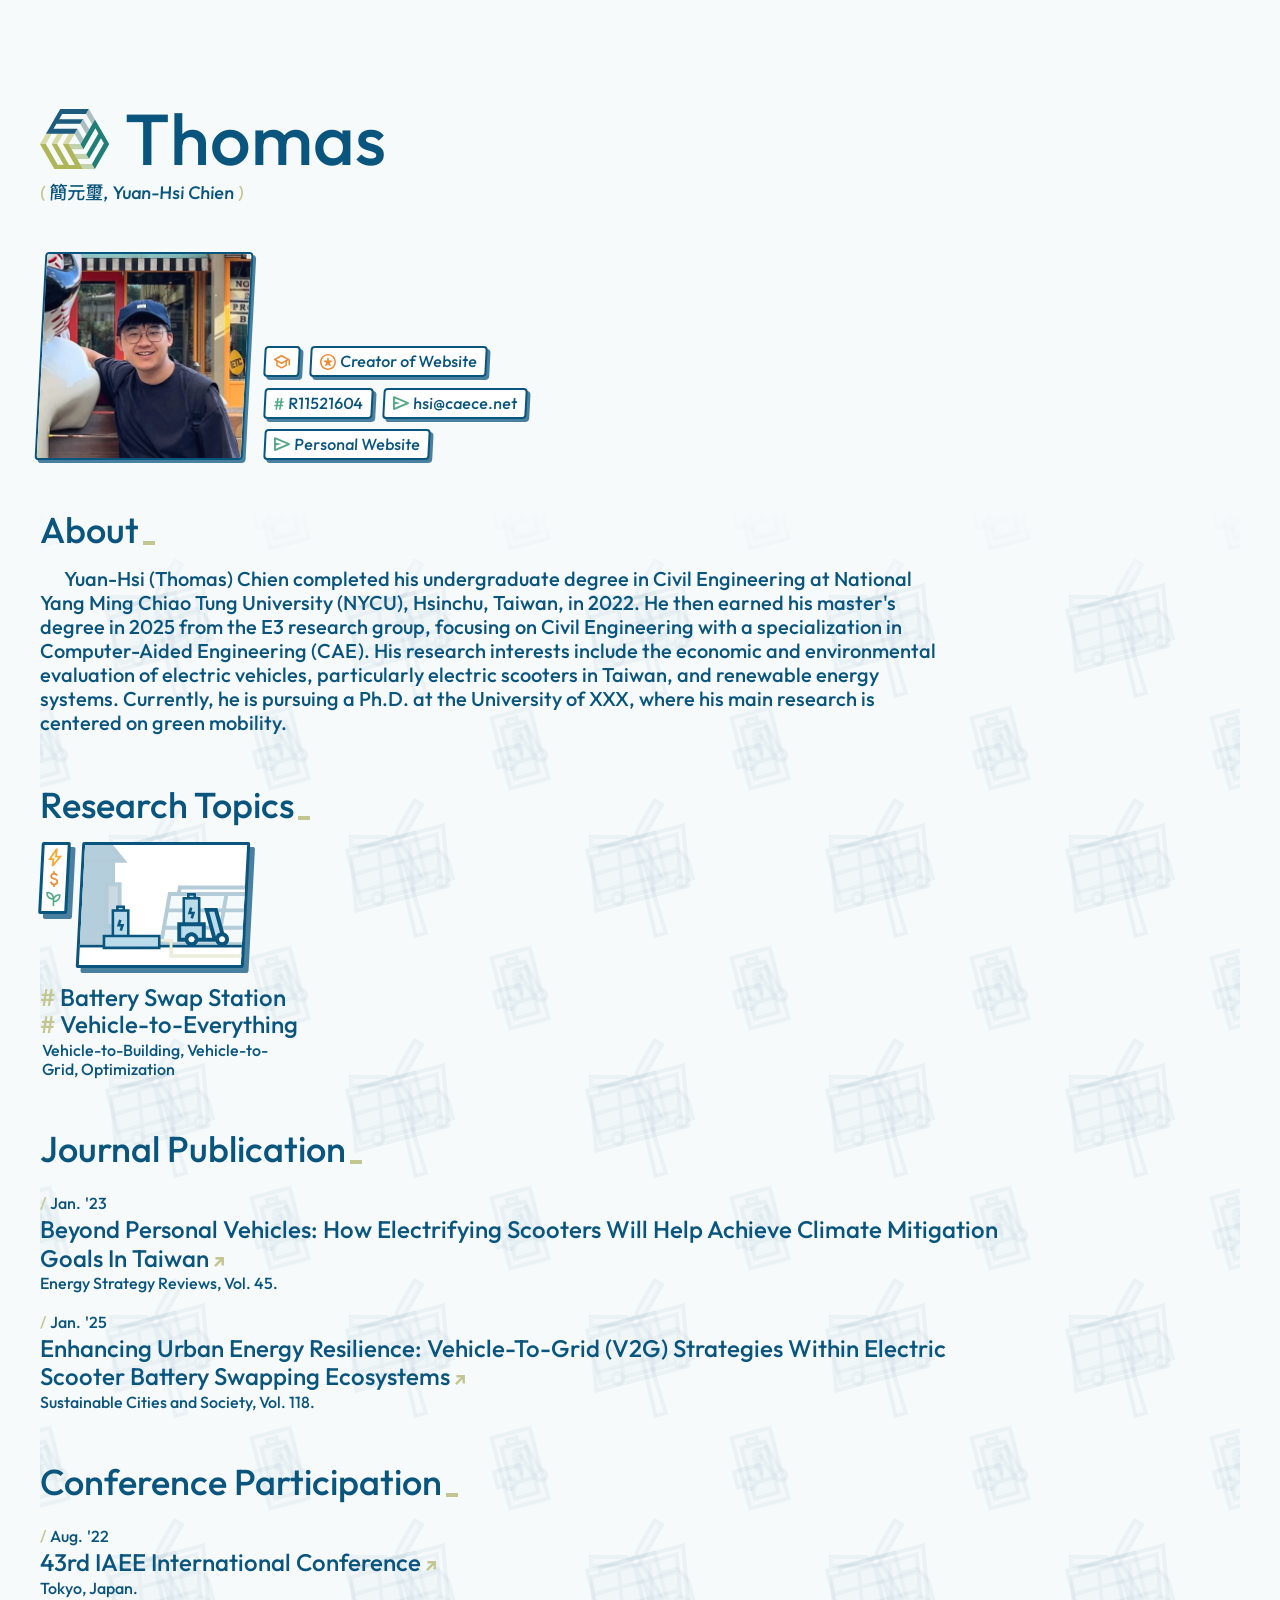
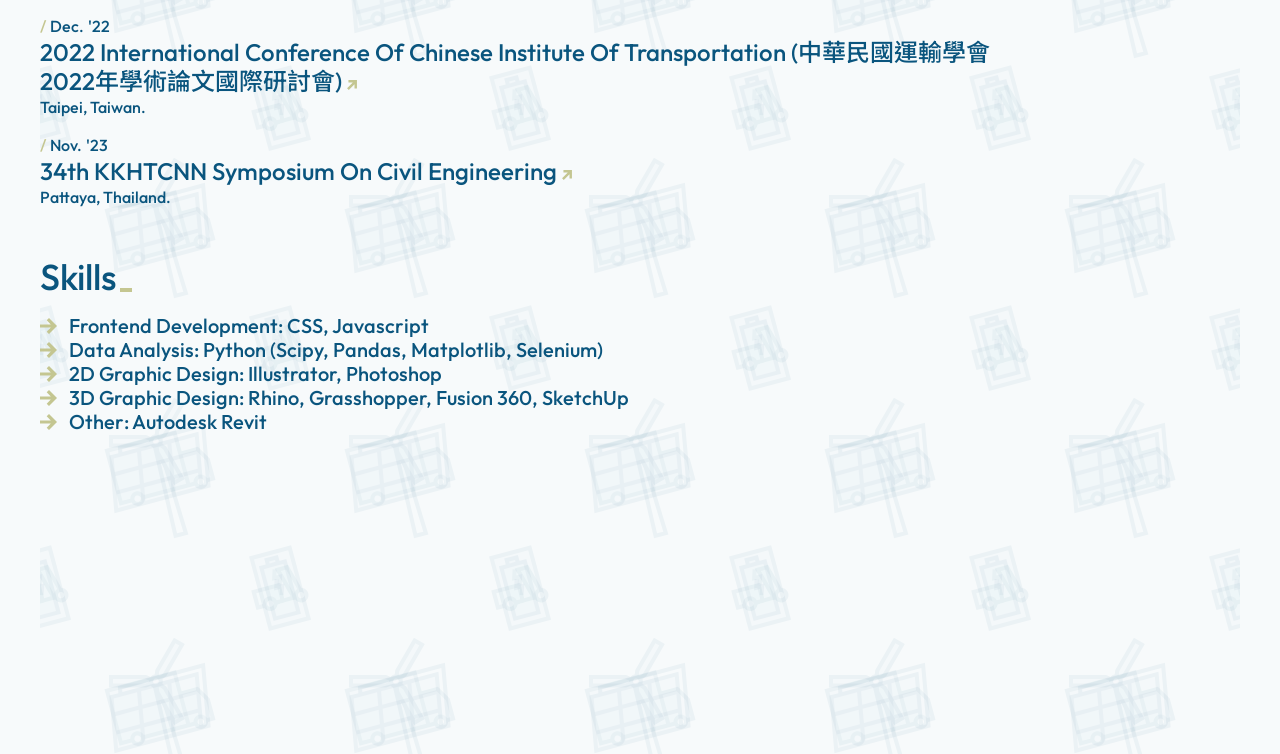
<file: member/YuanHsiChien/index.html>
<!DOCTYPE html>
<html lang="en">
<head>
    <meta charset="UTF-8">
    <meta name="viewport" content="width=device-width, initial-scale=1.0">
    <title>Yuan-Hsi Chien - E3 Group</title>
    <meta name="description" content="Housed in the Department of Civil Engineering at National Taiwan University (NTU), E3 research group, directed by Professor I-Yun Lisa Hsieh (謝依芸), is dedicated to overcoming the challenges of sustainable energy transition.">
    <meta name="keywords" content="Yuan-Hsi Chien, YH Chien, 簡元璽, E3 Group, e3, NTU, 台大, 台灣大學">
    <meta name="author" content="Yuan-Hsi Chien">

    <!-- Google Site Verification -->
    <meta name="google-site-verification" content="YA_W9CdDDbSUMcW4Dr4CPEbGFWW61ZRHtBs-gmPTRlU" />

    <!-- Google tag (gtag.js) -->
    <script async src="https://www.googletagmanager.com/gtag/js?id=G-JCJPED8JS6"></script>
    <script>
        window.dataLayer = window.dataLayer || [];
        function gtag(){dataLayer.push(arguments);}
        gtag('js', new Date());

        gtag('config', 'G-JCJPED8JS6');
    </script>

    <!-- Google Tag Manager -->
    <script>(function(w,d,s,l,i){w[l]=w[l]||[];w[l].push({'gtm.start':
    new Date().getTime(),event:'gtm.js'});var f=d.getElementsByTagName(s)[0],
    j=d.createElement(s),dl=l!='dataLayer'?'&l='+l:'';j.async=true;j.src=
    'https://www.googletagmanager.com/gtm.js?id='+i+dl;f.parentNode.insertBefore(j,f);
    })(window,document,'script','dataLayer','GTM-M3L6SMNZ');</script>
    <!-- End Google Tag Manager -->

    <!-- google fonts -->
    <link rel="preconnect" href="https://fonts.googleapis.com">
    <link rel="preconnect" href="https://fonts.gstatic.com" crossorigin>
    <link href="https://fonts.googleapis.com/css2?family=Noto+Sans+TC:wght@100..900&family=Outfit:wght@100..900&display=swap" rel="preload" as="style">
    <link href="https://fonts.googleapis.com/css2?family=Noto+Sans+TC:wght@100..900&family=Outfit:wght@100..900&display=swap" rel="stylesheet">

    <!-- css -->
    <link rel="stylesheet" href="/css/general.css">
    <link rel="stylesheet" href="/member/css/style.css">

    <!-- js -->
    <script defer src="/member/js/script.js"></script>

    <!-- favicons -->
    <link rel="apple-touch-icon" sizes="180x180" href="/assets/favicons/apple-touch-icon.png">
    <link rel="icon" type="image/png" sizes="32x32" href="/assets/favicons/favicon-32x32.png">
    <link rel="icon" type="image/png" sizes="16x16" href="/assets/favicons/favicon-16x16.png">
    <link rel="manifest" href="/assets/favicons/site.webmanifest">
    <link rel="mask-icon" href="/assets/favicons/safari-pinned-tab.svg" color="#0a557e">
    <meta name="msapplication-TileColor" content="#0a557e">
    <meta name="theme-color" content="#ffffff">
</head>
<body>
    <header>
        <div class="main-name">
            <svg viewBox="0 0 200 173.27">
                <polygon fill="#d8daa5" points="0 101.39 16.77 101.39 34.06 71.44 17.3 71.44 0 101.39"/>
                <polygon fill="#d8daa5" points="66.14 101.39 82.9 101.39 100.2 71.44 83.43 71.44 66.14 101.39"/>
                <polygon fill="#d8daa5" points="33.07 101.39 49.84 101.39 67.13 71.44 50.36 71.44 33.07 101.39"/>
                <polygon fill="#1e5b7d" points="133.06 14.52 141.44 0 58.45 0 17.21 71.44 100.2 71.44 108.32 57.38 38.97 57.38 47.49 42.63 116.83 42.63 124.55 29.27 55.57 29.27 64.08 14.52 133.06 14.52"/>
                <polygon fill="#c2d2ac" points="158.53 173.19 150.15 158.67 115.56 158.67 123.94 173.19 158.53 173.19"/>
                <polygon fill="#c2d2ac" points="125.46 115.92 117.08 101.39 82.49 101.39 90.87 115.92 125.46 115.92"/>
                <polygon fill="#c2d2ac" points="142 144.55 133.61 130.03 99.02 130.03 107.41 144.55 142 144.55"/>
                <polygon fill="#aeb657" points="16.76 101.39 0 101.39 41.5 173.27 123.98 173.27 82.49 101.39 66.26 101.39 100.93 161.44 83.9 161.44 49.23 101.39 33.79 101.39 68.28 161.13 51.26 161.13 16.76 101.39"/>
                <polygon fill="#abbfc1" points="141.42 0.08 133.03 14.6 150.33 44.55 158.71 30.03 141.42 0.08"/>
                <polygon fill="#abbfc1" points="108.35 57.35 99.97 71.87 117.26 101.83 125.64 87.31 108.35 57.35"/>
                <polygon fill="#abbfc1" points="124.88 28.71 116.5 43.23 133.79 73.19 142.18 58.67 124.88 28.71"/>
                <polygon fill="#217e77" points="150.12 158.75 158.5 173.27 200 101.39 158.76 29.96 117.26 101.83 125.38 115.89 160.05 55.84 168.56 70.58 133.89 130.64 141.61 144 176.1 84.26 184.61 99.01 150.12 158.75"/>
            </svg>
            <h1>Thomas</h1>
        </div>
        
        <div class="sub-name">
            <span>(</span>
            簡元璽, Yuan-Hsi Chien
            <span>)</span>
        </div>
    </header>

    <div class="main-info">
        <div class="photo skewed-block" b-role="block">
            <img src="/assets/mem/r11521604.webp" alt="簡元璽 Thomas">
        </div>

        <div class="tags">
            <div class="tag skewed-block" b-role="btn" title="Not Graduated YET">
                <svg xmlns="http://www.w3.org/2000/svg" viewBox="0 0 20 17" width="1rem">
                    <path class="fill-r-orange" d="M9.03,16.86l-5.74-3.11c-.31-.17-.5-.49-.5-.84V7.73L.5,6.47c-.66-.36-.66-1.32,0-1.68L9.03,.14c.29-.16,.63-.16,.92,0l9.56,5.22c.31,.17,.5,.49,.5,.84v6.13c0,.53-.43,.96-.96,.96h0c-.53,0-.96-.43-.96-.96V6.68l-1.91,1.05v5.17c0,.35-.19,.67-.5,.84l-5.74,3.11c-.28,.15-.63,.15-.91,0Z"/>
                    <polygon class="fill-m-bg" points="9.48 9.17 16.03 5.63 9.48 2.09 2.93 5.63 9.48 9.17"/>
                    <path class="fill-m-bg" d="M9.48,14.93l4.78-2.58v-3.61l-4.32,2.38c-.29,.16-.63,.16-.92,0l-4.32-2.38v3.61l4.78,2.58Z"/>
                </svg>
            </div>

            <div class="tag skewed-block" b-role="btn" title="Honors">
                <svg xmlns="http://www.w3.org/2000/svg" viewBox="0 0 20 20" width="1rem">
                    <path class="fill-r-orange" d="M10,20c-1.38,0-2.68-.26-3.9-.79s-2.27-1.24-3.17-2.14-1.61-1.96-2.14-3.17c-.52-1.22-.79-2.52-.79-3.9s.26-2.68,.79-3.9c.52-1.22,1.24-2.27,2.14-3.17s1.96-1.61,3.17-2.14,2.52-.79,3.9-.79,2.68,.26,3.9,.79,2.27,1.24,3.17,2.14,1.61,1.96,2.14,3.17c.52,1.22,.79,2.52,.79,3.9s-.26,2.68-.79,3.9c-.53,1.22-1.24,2.27-2.14,3.17s-1.96,1.61-3.17,2.14-2.52,.79-3.9,.79Z"/>
                    <path class="fill-m-bg" d="M10,18c2.23,0,4.12-.77,5.68-2.32s2.32-3.44,2.32-5.68-.77-4.12-2.32-5.67-3.44-2.33-5.68-2.33-4.12,.77-5.68,2.33-2.32,3.44-2.32,5.67,.77,4.12,2.32,5.68,3.44,2.32,5.68,2.32Z"/>
                    <path class="fill-r-orange" d="M6.98,15.25l2.89-2.21c.07-.05,.17-.05,.24,0l2.89,2.21c.31,.24,.74-.06,.63-.43l-1.1-3.63c-.02-.08,0-.17,.08-.22l2.86-2.04c.32-.23,.16-.73-.23-.73h-3.5c-.09,0-.17-.06-.19-.14l-1.17-3.82c-.12-.38-.65-.38-.76,0l-1.17,3.82c-.03,.08-.1,.14-.19,.14h-3.5c-.39,0-.55,.5-.23,.73l2.86,2.04c.07,.05,.1,.14,.08,.22l-1.1,3.63c-.11,.37,.32,.67,.63,.43Z"/>
                </svg>
                Creator of Website
            </div>

            <div class="tag skewed-block" b-role="btn" title="Student ID">
                <svg xmlns="http://www.w3.org/2000/svg" viewBox="0 0 12 14" width="0.625rem">
                    <path class="fill-r-green" d="M11.55,5.66v-1.76h-2.03l.61-3.9h-1.86l-.61,3.9h-2.46l.61-3.9h-1.86l-.61,3.9H1.07v1.76h1.99l-.37,2.38H.45v1.76h1.96l-.66,4.2h1.86l.66-4.2h2.46l-.66,4.2h1.86l.66-4.2h2.32v-1.76h-2.04l.37-2.38h2.31Zm-4.54,2.38h-2.46l.37-2.38h2.46l-.37,2.38Z"/>
                </svg>
                R11521604
            </div>

            <a href="mailto:hsi@caece.net" class="tag skewed-block" b-role="btn" b-hoverable title="E-mail">
                <svg xmlns="http://www.w3.org/2000/svg" viewBox="0 0 18 16" width="1rem">
                    <path class="fill-r-green" d="M0,1.29V14.71c0,.74,.75,1.24,1.43,.95l15.93-6.71c.84-.35,.84-1.55,0-1.9L1.43,.34C.75,.05,0,.55,0,1.29Z"/>
                    <polygon class="fill-m-bg" points="2.07 9.55 8.26 8 2.07 6.45 2.07 2.83 14.31 8 2.07 13.17 2.07 9.55"/>
                </svg>
                hsi@caece.net
            </a>

            <a href="https://dobahsi.github.io" class="tag skewed-block" b-role="btn" b-hoverable title="E-mail">
                <svg xmlns="http://www.w3.org/2000/svg" viewBox="0 0 18 16" width="1rem">
                    <path class="fill-r-green" d="M0,1.29V14.71c0,.74,.75,1.24,1.43,.95l15.93-6.71c.84-.35,.84-1.55,0-1.9L1.43,.34C.75,.05,0,.55,0,1.29Z"/>
                    <polygon class="fill-m-bg" points="2.07 9.55 8.26 8 2.07 6.45 2.07 2.83 14.31 8 2.07 13.17 2.07 9.55"/>
                </svg>
                Personal Website
            </a>
        </div>
    </div>

    <main>
        <div class="main-bg">
            <div class="main-bg-1"></div>
            <div class="main-bg-2"></div>
            <div class="main-bg-3"></div>
        </div>

        <section id="about">
            <h2>About</h2>
            <div class="content">
                <p>
                    Yuan-Hsi (Thomas) Chien completed his undergraduate degree in Civil Engineering at National Yang Ming Chiao Tung University (NYCU), Hsinchu, Taiwan, in 2022. He then earned his master's degree in 2025 from the E3 research group, focusing on Civil Engineering with a specialization in Computer-Aided Engineering (CAE). His research interests include the economic and environmental evaluation of electric vehicles, particularly electric scooters in Taiwan, and renewable energy systems. Currently, he is pursuing a Ph.D. at the University of XXX, where his main research is centered on green mobility.
                </p>
            </div>
        </section>

        <section id="research">
            <h2>Research Topics</h2>
            <div class="content">
                <!-- Battery Swap Station -->
                <div class="res-block">
                    <div class="res-img-wrapper">
                        <div class="res-fields-block">
                            <svg class="res-fields" xmlns="http://www.w3.org/2000/svg" viewBox="0 0 30 74">
                                <path class="fill-r-yellow" data-check="true" d="M14.55,20.21l5.18-6.2h-4l.73-5.68-4.63,6.68h3.48l-.75,5.2Zm-2.55,3.8l1-7H8L17,4.01h2l-1,8h6l-10,12h-2Z"/>
                                <path class="fill-r-orange" data-check="true" d="M13.72,47.51v-2.15c-.88-.2-1.65-.58-2.29-1.15-.64-.57-1.11-1.37-1.41-2.4l1.85-.75c.25,.8,.62,1.41,1.11,1.83s1.14,.63,1.94,.63c.68,0,1.26-.15,1.74-.46s.71-.79,.71-1.44c0-.58-.18-1.05-.55-1.39s-1.22-.73-2.55-1.16c-1.43-.45-2.42-.99-2.95-1.61s-.8-1.39-.8-2.29c0-1.08,.35-1.93,1.05-2.53s1.42-.94,2.15-1.03v-2.1h2v2.1c.83,.13,1.52,.44,2.06,.91s.94,1.05,1.19,1.74l-1.85,.8c-.2-.53-.48-.93-.85-1.2s-.87-.4-1.5-.4c-.73,0-1.29,.16-1.68,.49s-.58,.73-.58,1.21c0,.55,.25,.98,.75,1.3s1.37,.65,2.6,1c1.15,.33,2.02,.86,2.61,1.59s.89,1.56,.89,2.51c0,1.18-.35,2.08-1.05,2.7-.7,.62-1.57,1-2.6,1.15v2.1h-2Z"/>
                                <path class="fill-r-green" data-check="true" d="M13.11,69.01v-7.09c-.95,0-1.86-.18-2.73-.54s-1.64-.88-2.31-1.54-1.18-1.44-1.53-2.31-.53-1.79-.53-2.73v-1.78h1.78c.93,0,1.84,.18,2.71,.54s1.64,.88,2.31,1.54c.46,.46,.84,.96,1.14,1.51,.3,.55,.54,1.13,.7,1.76,.07-.1,.16-.2,.24-.3s.19-.2,.29-.3c.67-.67,1.44-1.18,2.31-1.54,.87-.36,1.79-.54,2.73-.54h1.78v1.78c0,.95-.18,1.86-.54,2.73-.36,.87-.88,1.64-1.54,2.31s-1.43,1.18-2.3,1.53-1.77,.53-2.72,.53v4.44h-1.78Zm0-8.89c0-.71-.14-1.39-.41-2.03s-.66-1.22-1.17-1.72-1.08-.89-1.72-1.17-1.32-.41-2.03-.41c0,.71,.13,1.39,.4,2.04s.65,1.23,1.16,1.73c.5,.5,1.08,.89,1.73,1.16s1.33,.4,2.04,.4Zm1.78,2.67c.71,0,1.39-.13,2.03-.4s1.22-.65,1.72-1.16,.89-1.08,1.17-1.73,.41-1.33,.41-2.04c-.71,0-1.39,.14-2.04,.41s-1.23,.66-1.73,1.17-.89,1.08-1.16,1.72-.4,1.32-.4,2.03Z"/>
                            </svg>
                        </div>

                        <a class="res-img-block">
                            <svg class="res-img" xmlns="http://www.w3.org/2000/svg" viewBox="0 0 194 138">
                                <g>
                                    <polygon class="fill-m-light" points="0 116.5 41.49 116.5 41.49 95.5 48.99 95.5 48.99 43 41.49 43 41.49 20.5 55.98 20.5 39.25 0 0 0 0 116.5"/>
                                    <rect class="fill-house-light" x="33.99" y="47.5" width="10.5" height="43.5"/>
                                    <polygon class="fill-house-dark" points="0 112 36.99 112 36.99 95.5 29.49 95.5 29.49 43 36.99 43 36.99 20.5 0 20.5 0 112"/>
                                    <polygon class="fill-house-dark" points="0 16 46.5 16 33.44 0 0 0 0 16"/>
                                </g>
                                <g>
                                    <polygon class="fill-m-light" points="212.94 46.69 114.25 46.69 112.94 54.2 102.65 54.2 91.78 116.5 192.72 116.5 192.72 116.5 200.76 116.5 212.94 46.69"/>
                                    <polygon class="fill-m-3-light" points="131.42 93.11 134.1 77.59 163.96 77.59 161.27 93.11 131.42 93.11"/>
                                    <polygon class="fill-m-3-light" points="160.51 97.54 157.99 112.07 128.14 112.07 130.65 97.54 160.51 97.54"/>
                                    <polygon class="fill-m-3-light" points="126.92 93.11 100.36 93.11 103.07 77.59 129.61 77.59 126.92 93.11"/>
                                    <polygon class="fill-m-3-light" points="134.87 73.16 137.39 58.63 167.24 58.63 164.72 73.16 134.87 73.16"/>
                                    <polygon class="fill-m-3-light" points="168.46 77.59 195.01 77.59 192.31 93.11 165.77 93.11 168.46 77.59"/>
                                    <polygon class="fill-m-3-light" points="169.22 73.16 171.74 58.63 198.32 58.63 195.79 73.16 169.22 73.16"/>
                                    <polygon class="fill-m-3-light" points="132.89 58.63 130.37 73.16 103.84 73.16 106.38 58.63 132.89 58.63"/>
                                    <polygon class="fill-m-3-light" points="99.59 97.54 126.15 97.54 123.64 112.07 97.05 112.07 99.59 97.54"/>
                                    <polygon class="fill-m-3-light" points="162.49 112.07 165 97.54 191.53 97.54 189 112.07 162.49 112.07"/>
                                    <polygon class="fill-m-bg" points="117.98 51.12 117.44 54.2 203.6 54.2 193.5 112.07 197.03 112.07 207.67 51.12 117.98 51.12"/>
                                </g>
                                <rect class="fill-m" x="-3" y="115" width="200" height="3"/>
                                <g>
                                    <polygon class="fill-m" points="53.05 73.98 53.05 69.54 42.7 69.54 42.7 73.98 37.53 73.98 37.53 115.35 58.22 115.35 58.22 73.98 53.05 73.98"/>
                                    <rect class="fill-m-3" x="40.49" y="76.93" width="14.77" height="35.46"/>
                                    <rect class="fill-m-3" x="45.66" y="72.5" width="4.43" height="1.48"/>
                                    <polygon class="fill-m" points="49.56 98.99 46.74 98.09 48.07 93.92 43.64 93.92 46.19 85.9 49.01 86.8 47.68 90.97 52.11 90.97 49.56 98.99"/>
                                    <animateMotion path="m0,0v-19.1c0-8.28,6.72-15,15-15h51.67c8.28,0,15,6.72,15,15v4.95" begin="indefinite" dur="10s" repeatCount="indefinite" calcMode="spline" keySplines="0,0,1,1;0.6,0,0.4,1;0,0,1,1;0.6,0,0.4,1;0,0,1,1" keyPoints="0;0;1;1;0;0" keyTimes="0;0.3;0.45;0.55;0.7;1"/>
                                </g>
                                <g>
                                    <polygon class="fill-m" points="134.71 59.83 134.71 55.4 124.37 55.4 124.37 59.83 119.2 59.83 119.2 101.2 139.88 101.2 139.88 59.83 134.71 59.83"/>
                                    <rect class="fill-m-3" x="122.15" y="62.79" width="14.77" height="35.46"/>
                                    <rect class="fill-m-3" x="127.33" y="58.35" width="4.43" height="1.48"/>
                                    <polygon class="fill-m" points="131.23 84.84 128.41 83.95 129.74 79.78 125.31 79.78 127.86 71.76 130.67 72.65 129.35 76.82 133.78 76.82 131.23 84.84"/>
                                    <animateMotion path="m0,0v-4.95c0-8.28-6.72-15-15-15h-25c-8.28,0-15,6.72-15,15v19.1" begin="indefinite" dur="10s" repeatCount="indefinite" calcMode="spline" keySplines="0,0,1,1;0.6,0,0.4,1;0,0,1,1;0.6,0,0.4,1;0,0,1,1" keyPoints="0;0;1;1;0;0" keyTimes="0;0.05;0.2;0.8;0.95;1"/>
                                </g>
                                <g>
                                    <path class="fill-m" d="M167.09,100.89l-7.73-28.42h-15.27l9.35,34.35h-7.47v-17.73h-32.76v22.23h8.93c1.15,3.02,4.04,5.18,7.46,5.18s6.31-2.16,7.46-5.18h20.27c1.15,3.02,4.04,5.18,7.46,5.18,4.41,0,8-3.59,8-8,0-3.59-2.4-6.61-5.67-7.61Z"/>
                                    <path class="fill-m-3" d="M141.47,106.82h-4.07c-.77-3.6-3.98-6.32-7.81-6.32s-7.04,2.71-7.81,6.32h-4.07v-13.23h23.76v13.23Z"/>
                                    <path class="fill-m-bg" d="M164.77,112c-1.93,0-3.5-1.57-3.5-3.5s1.57-3.5,3.5-3.5,3.5,1.57,3.5,3.5-1.57,3.5-3.5,3.5Z"/>
                                    <path class="fill-m-bg" d="M129.59,112c-1.93,0-3.5-1.57-3.5-3.5s1.57-3.5,3.5-3.5,3.5,1.57,3.5,3.5-1.57,3.5-3.5,3.5Z"/>
                                    <path class="fill-m" d="M155.92,76.97l6.51,23.93c-2.12,.65-3.86,2.15-4.82,4.12l-7.63-28.04h5.94Z"/>
                                    <path class="fill-m-3" d="M162.43,100.9l-6.51-23.93h-5.94l7.63,28.04c.96-1.97,2.7-3.46,4.82-4.12Z"/>
                                </g>
                                <g>
                                    <polyline class="stroke-s stroke-3" points="91.61 109.83 106.01 109.83 106.01 127.83 197 127.83"/>
                                    <polyline class="stroke-s-light stroke-3 ani-energy-through longer" points="91.61 109.83 106.01 109.83 106.01 127.83 197 127.83"/>
                                    <polygon class="fill-m" points="93.91 103.33 27.24 103.33 27.24 120 93.91 120 93.91 103.33 93.91 103.33"/>
                                    <polyline class="fill-m-3" points="90.91 106.33 90.91 117 30.24 117 30.24 106.33 90.91 106.33"/>
                                </g>
                            </svg>
                            <!-- <div class="ani-top-layer"></div> -->
                        </a>
                    </div>

                    <div class="res-info">
                        <div class="res-tag">
                            <span class="res-tag-icon">#</span>
                            <span class="res-tag-text">Battery Swap Station</span>
                        </div>

                        <div class="res-tag">
                            <span class="res-tag-icon">#</span>
                            <span class="res-tag-text">Vehicle-to-Everything</span>
                        </div>

                        <div class="res-info-minor">
                            Vehicle-to-Building, Vehicle-to-Grid, Optimization
                        </div>
                    </div>
                </div>
            </div>
        </section>

        <section id="journal" class="publication">
            <h2>Journal Publication</h2>
            <div class="content">             
                <div class="pub-block">
                    <div class="pub-date">
                        <div class="pub-date-slash">/</div>
                        <div class="pub-date-mm">Jan.</div>
                        <div class="pub-date-yy">'23</div>
                    </div>

                    <div class="pub-info">
                        <a class="pub-title-block" target="_blank" href="https://doi.org/10.1016/j.esr.2023.101056">
                            <span class="pub-title">
                                Beyond personal vehicles: How electrifying scooters will help achieve climate mitigation goals in Taiwan
                            </span>

                            <svg xmlns="http://www.w3.org/2000/svg" viewBox="0 0 10 10" width="0.625rem">
                                <polygon class="fill-s" points="1.45 .06 1.45 2.49 5.8 2.49 .06 8.22 1.78 9.94 7.51 4.2 7.51 8.55 9.94 8.55 9.94 .06 1.45 .06"/>
                            </svg>
                        </a>
                        
                        <div class="pub-subtitle">
                            Energy Strategy Reviews, Vol. 45.
                        </div>
                    </div>
                </div>

                <div class="pub-block">
                    <div class="pub-date">
                        <div class="pub-date-slash">/</div>
                        <div class="pub-date-mm">Jan.</div>
                        <div class="pub-date-yy">'25</div>
                    </div>

                    <div class="pub-info">
                        <a class="pub-title-block" target="_blank" href="https://doi.org/10.1016/j.scs.2024.106004">
                            <span class="pub-title">
                                Enhancing Urban Energy Resilience: Vehicle-to-Grid (V2G) Strategies within Electric Scooter Battery Swapping Ecosystems
                            </span>

                            <svg xmlns="http://www.w3.org/2000/svg" viewBox="0 0 10 10" width="0.625rem">
                                <polygon class="fill-s" points="1.45 .06 1.45 2.49 5.8 2.49 .06 8.22 1.78 9.94 7.51 4.2 7.51 8.55 9.94 8.55 9.94 .06 1.45 .06"/>
                            </svg>
                        </a>
                        
                        <div class="pub-subtitle">
                            Sustainable Cities and Society, Vol. 118.
                        </div>
                    </div>
                </div>
            </div>
        </section>

        <section id="conference" class="publication">
            <h2>Conference Participation</h2>
            <div class="content">
                <div class="pub-block">
                    <div class="pub-date">
                        <div class="pub-date-slash">/</div>
                        <div class="pub-date-mm">Aug.</div>
                        <div class="pub-date-yy">'22</div>
                    </div>

                    <div class="pub-info">
                        <a class="pub-title-block" target="_blank" href="https://www.iaee.org/documents/2022/Tokyo22_CfP.pdf">
                            <span class="pub-title">
                                43rd IAEE International Conference
                            </span>

                            <svg xmlns="http://www.w3.org/2000/svg" viewBox="0 0 10 10" width="0.625rem">
                                <polygon class="fill-s" points="1.45 .06 1.45 2.49 5.8 2.49 .06 8.22 1.78 9.94 7.51 4.2 7.51 8.55 9.94 8.55 9.94 .06 1.45 .06"/>
                            </svg>
                        </a>
                        
                        <div class="pub-subtitle">
                            Tokyo, Japan.
                        </div>
                    </div>
                </div>

                <div class="pub-block">
                    <div class="pub-date">
                        <div class="pub-date-slash">/</div>
                        <div class="pub-date-mm">Dec.</div>
                        <div class="pub-date-yy">'22</div>
                    </div>

                    <div class="pub-info">
                        <a class="pub-title-block" target="_blank" href="https://cit.org.tw/2022/include/index.php">
                            <span class="pub-title">
                                2022 International Conference of Chinese Institute of Transportation (中華民國運輸學會2022年學術論文國際研討會)
                            </span>

                            <svg xmlns="http://www.w3.org/2000/svg" viewBox="0 0 10 10" width="0.625rem">
                                <polygon class="fill-s" points="1.45 .06 1.45 2.49 5.8 2.49 .06 8.22 1.78 9.94 7.51 4.2 7.51 8.55 9.94 8.55 9.94 .06 1.45 .06"/>
                            </svg>
                        </a>
                        
                        <div class="pub-subtitle">
                            Taipei, Taiwan.
                        </div>
                    </div>
                </div>

                <div class="pub-block">
                    <div class="pub-date">
                        <div class="pub-date-slash">/</div>
                        <div class="pub-date-mm">Nov.</div>
                        <div class="pub-date-yy">'23</div>
                    </div>

                    <div class="pub-info">
                        <a class="pub-title-block" target="_blank" href="https://civil.eng.chula.ac.th/kkhtcnn2023/">
                            <span class="pub-title">
                                34th KKHTCNN Symposium on Civil Engineering
                            </span>

                            <svg xmlns="http://www.w3.org/2000/svg" viewBox="0 0 10 10" width="0.625rem">
                                <polygon class="fill-s" points="1.45 .06 1.45 2.49 5.8 2.49 .06 8.22 1.78 9.94 7.51 4.2 7.51 8.55 9.94 8.55 9.94 .06 1.45 .06"/>
                            </svg>
                        </a>
                        
                        <div class="pub-subtitle">
                            Pattaya, Thailand.
                        </div>
                    </div>
                </div>
            </div>
        </section>

        <section class="list">
            <h2>Skills</h2>
            <ul class="content">
                <li class="list-block">
                    <svg xmlns="http://www.w3.org/2000/svg" viewBox="0 0 17 16">
                        <polygon class="fill-s" points="9 0 6.71 2.29 10.81 6.38 0 6.38 0 9.62 10.81 9.62 6.71 13.71 9 16 17 8 9 0"/>
                    </svg>
                    <div class="list-title">Frontend Development: CSS, Javascript</div>
                </li>

                <li class="list-block">
                    <svg xmlns="http://www.w3.org/2000/svg" viewBox="0 0 17 16">
                        <polygon class="fill-s" points="9 0 6.71 2.29 10.81 6.38 0 6.38 0 9.62 10.81 9.62 6.71 13.71 9 16 17 8 9 0"/>
                    </svg>
                    <div class="list-title">Data Analysis: Python (Scipy, Pandas, Matplotlib, Selenium)</div>
                </li>

                <li class="list-block">
                    <svg xmlns="http://www.w3.org/2000/svg" viewBox="0 0 17 16">
                        <polygon class="fill-s" points="9 0 6.71 2.29 10.81 6.38 0 6.38 0 9.62 10.81 9.62 6.71 13.71 9 16 17 8 9 0"/>
                    </svg>
                    <div class="list-title">2D Graphic Design: Illustrator, Photoshop</div>
                </li>

                <li class="list-block">
                    <svg xmlns="http://www.w3.org/2000/svg" viewBox="0 0 17 16">
                        <polygon class="fill-s" points="9 0 6.71 2.29 10.81 6.38 0 6.38 0 9.62 10.81 9.62 6.71 13.71 9 16 17 8 9 0"/>
                    </svg>
                    <div class="list-title">3D Graphic Design: Rhino, Grasshopper, Fusion 360, SketchUp</div>
                </li>

                <li class="list-block">
                    <svg xmlns="http://www.w3.org/2000/svg" viewBox="0 0 17 16">
                        <polygon class="fill-s" points="9 0 6.71 2.29 10.81 6.38 0 6.38 0 9.62 10.81 9.62 6.71 13.71 9 16 17 8 9 0"/>
                    </svg>
                    <div class="list-title">Other: Autodesk Revit</div>
                </li>
            </ul>
        </section>
    </main>
</body>
</html>
</file>
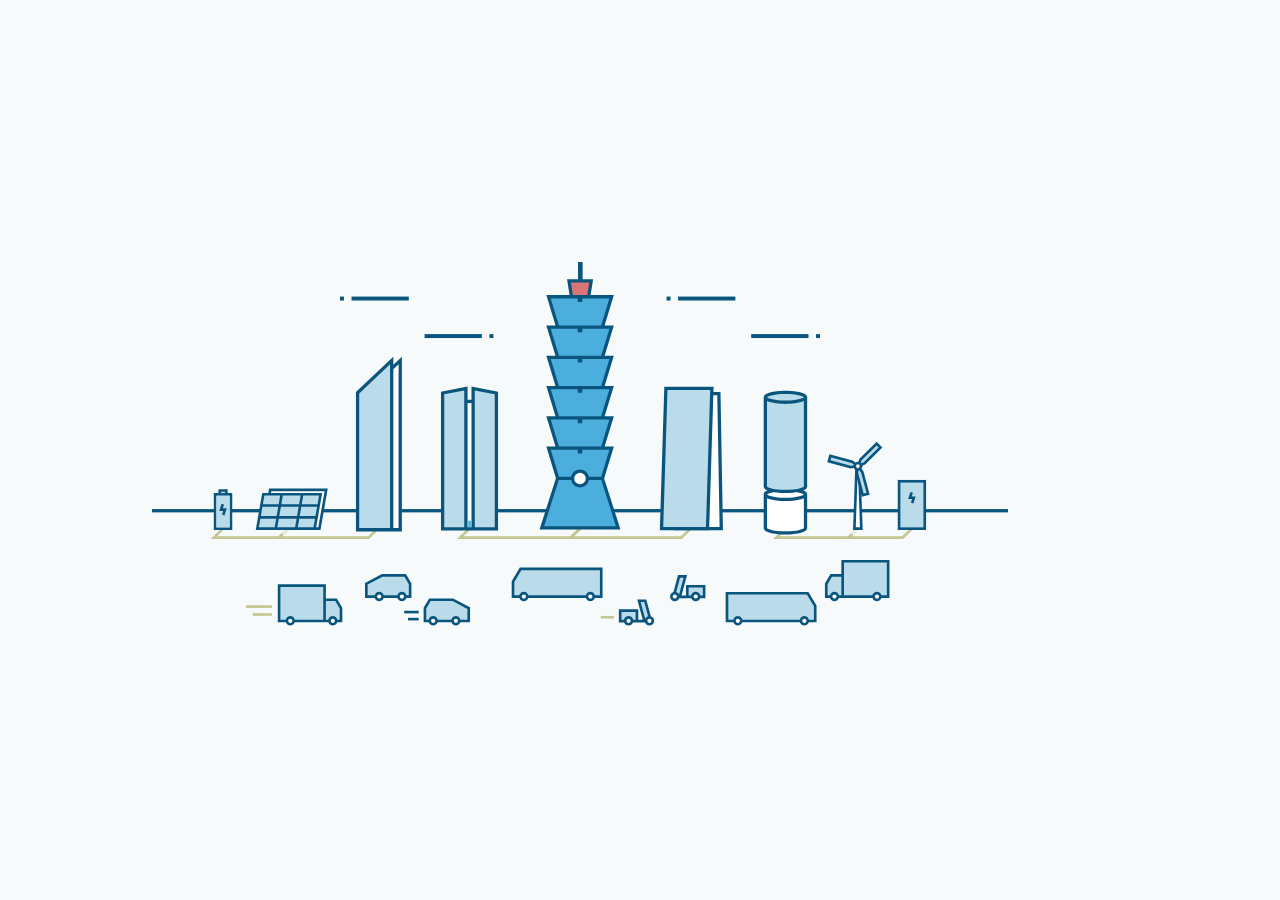
<file: testing-modules/hp-ani/index.html>
<!DOCTYPE html>
<html lang="en">
<head>
    <meta charset="UTF-8">
    <meta name="viewport" content="width=device-width, initial-scale=1.0">
    <title>E3 Group - Directed by I-Yun Lisa Hsieh</title>
    <meta name="description" content="Housed in the Department of Civil Engineering at National Taiwan University (NTU), E3 research group, directed by Professor I-Yun Lisa Hsieh (謝依芸), is dedicated to overcoming the challenges of sustainable energy transition.">
    <meta name="keywords" content="I-Yun Lisa Hsieh, 謝依芸, E3 Group, e3, NTU, 台大, 台灣大學">
    <meta name="author" content="Yuan-Hsi Chien">
    <!-- <meta name="robots" content="index, follow"> -->

    <!-- google fonts -->
    <link rel="preconnect" href="https://fonts.googleapis.com">
    <link rel="preconnect" href="https://fonts.gstatic.com" crossorigin>
    <link href="https://fonts.googleapis.com/css2?family=Noto+Sans+TC:wght@100..900&family=Outfit:wght@100..900&display=swap" rel="preload" as="style">
    <link href="https://fonts.googleapis.com/css2?family=Noto+Sans+TC:wght@100..900&family=Outfit:wght@100..900&display=swap" rel="stylesheet">

    <!-- css -->
    <link rel="stylesheet" href="/css/general.css">
    <link rel="stylesheet" href="./style.css">

    <!-- favicons -->
    <link rel="apple-touch-icon" sizes="180x180" href="/assets/favicons/apple-touch-icon.png">
    <link rel="icon" type="image/png" sizes="32x32" href="/assets/favicons/favicon-32x32.png">
    <link rel="icon" type="image/png" sizes="16x16" href="/assets/favicons/favicon-16x16.png">
    <link rel="manifest" href="/assets/favicons/site.webmanifest">
    <link rel="mask-icon" href="/assets/favicons/safari-pinned-tab.svg" color="#0a557e">
    <meta name="msapplication-TileColor" content="#0a557e">
    <meta name="theme-color" content="#ffffff">
</head>

<body>
    <section id="home">
        <div class="hp-main">
            <div class="hp-text">
                <div class="hp-title">
                    <h1>
                        E3 Group
                        <svg viewBox="0 0 200 173.27">
                            <polygon fill="#d8daa5" points="0 101.39 16.77 101.39 34.06 71.44 17.3 71.44 0 101.39"/>
                            <polygon fill="#d8daa5" points="66.14 101.39 82.9 101.39 100.2 71.44 83.43 71.44 66.14 101.39"/>
                            <polygon fill="#d8daa5" points="33.07 101.39 49.84 101.39 67.13 71.44 50.36 71.44 33.07 101.39"/>
                            <polygon fill="#1e5b7d" points="133.06 14.52 141.44 0 58.45 0 17.21 71.44 100.2 71.44 108.32 57.38 38.97 57.38 47.49 42.63 116.83 42.63 124.55 29.27 55.57 29.27 64.08 14.52 133.06 14.52"/>
                            <polygon fill="#c2d2ac" points="158.53 173.19 150.15 158.67 115.56 158.67 123.94 173.19 158.53 173.19"/>
                            <polygon fill="#c2d2ac" points="125.46 115.92 117.08 101.39 82.49 101.39 90.87 115.92 125.46 115.92"/>
                            <polygon fill="#c2d2ac" points="142 144.55 133.61 130.03 99.02 130.03 107.41 144.55 142 144.55"/>
                            <polygon fill="#aeb657" points="16.76 101.39 0 101.39 41.5 173.27 123.98 173.27 82.49 101.39 66.26 101.39 100.93 161.44 83.9 161.44 49.23 101.39 33.79 101.39 68.28 161.13 51.26 161.13 16.76 101.39"/>
                            <polygon fill="#abbfc1" points="141.42 0.08 133.03 14.6 150.33 44.55 158.71 30.03 141.42 0.08"/>
                            <polygon fill="#abbfc1" points="108.35 57.35 99.97 71.87 117.26 101.83 125.64 87.31 108.35 57.35"/>
                            <polygon fill="#abbfc1" points="124.88 28.71 116.5 43.23 133.79 73.19 142.18 58.67 124.88 28.71"/>
                            <polygon fill="#217e77" points="150.12 158.75 158.5 173.27 200 101.39 158.76 29.96 117.26 101.83 125.38 115.89 160.05 55.84 168.56 70.58 133.89 130.64 141.61 144 176.1 84.26 184.61 99.01 150.12 158.75"/>
                        </svg>
                    </h1>
                    <span>Directed by Professor I-Yun Lisa Hsieh</span>
                </div>

                <div class="hp-3e">
                    <p>Energy</p>
                    <p>Economy</p>
                    <p>Environment</p>
                </div>
                
                <a href="#about-us" class="hp-about-us skewed-block" b-role="btn" b-hoverable hover-text="Tell me<br>more!">
                    About Us
                </a>
            </div>

            <svg class="hp-img" xmlns="http://www.w3.org/2000/svg" viewBox="0 0 1300 570" width="81.25rem">
                <rect class="fill-m" y="375.25" width="1300" height="5"/>
                <g class="hp-wire-left hp-small-no">
                    <polyline class="stroke-s stroke-4" points="207.01 405 192.99 418.5 94 418.5 108.01 405"/>
                    <polyline class="stroke-s stroke-4" points="207.01 405 192.99 418.5 328.99 418.5 343.01 405"/>
                    <polyline class="stroke-s-light stroke-4 ani-energy-through" points="207.01 405 192.99 418.5 94 418.5 108.01 405"/>
                    <polyline class="stroke-s-light stroke-4 ani-energy-through" points="207.01 405 192.99 418.5 328.99 418.5 343.01 405"/>
                </g>
                <g class="hp-wire-center">
                    <polyline class="stroke-s stroke-4" points="482 405 468 418.5 636 418.5 650 405"/>
                    <polyline class="stroke-s stroke-4" points="650 405 636 418.5 804 418.5 818 405"/>
                </g>
                <g class="hp-wire-right hp-small-no">
                    <polyline class="stroke-s stroke-4" points="962 405 948 418.5 1058.01 418.5 1072.01 405"/>
                    <polyline class="stroke-s stroke-4" points="1072.01 405 1058.01 418.5 1140.09 418.5 1154.09 405"/>
                    <polyline class="stroke-s-light stroke-4 ani-energy-through" points="1072.01 405 1058.01 418.5 948 418.5 962 405"/>
                    <polyline class="stroke-s-light stroke-4 ani-energy-through" points="1072.01 405 1058.01 418.5 1140.09 418.5 1154.09 405"/>
                </g>
                <g class="hp-wind hp-small-no" wind-no="1">
                    <rect class="fill-m" x="303" y="52.5" width="87" height="6"/>
                    <rect class="fill-m" x="285.5" y="52.5" width="6" height="6"/>
                </g>
                <g class="hp-wind" wind-no="2">
                    <rect class="fill-m" x="414" y="109.5" width="87" height="6"/>
                    <rect class="fill-m" x="512.5" y="109.5" width="6" height="6"/>
                </g>
                <g class="hp-wind" wind-no="3">
                    <rect class="fill-m" x="799" y="52.5" width="87" height="6"/>
                    <rect class="fill-m" x="781.5" y="52.5" width="6" height="6"/>
                </g>
                <g class="hp-wind hp-small-no" wind-no="4">
                    <rect class="fill-m" x="910" y="109.5" width="87" height="6"/>
                    <rect class="fill-m" x="1008.5" y="109.5" width="6" height="6"/>
                </g>
                <g class="hp-battery hp-small-no">
                    <polygon class="fill-m" points="114.85 351 114.85 345 100.85 345 100.85 351 93.85 351 93.85 407 121.85 407 121.85 351 114.85 351"/>
                    <rect class="fill-m-3" x="104.85" y="349" width="6" height="2"/>
                    <rect class="fill-m-3-light" x="97.85" y="355" width="20" height="48"/>
                    <polyline class="ani-battery-charge stroke-m-3" points="107.85 403 107.85 355"/>
                    <polygon class="ani-electric-flashing fill-m" points="110.13 384.86 106.32 383.64 108.12 378 102.12 378 105.57 367.14 109.38 368.36 107.59 374 113.59 374 110.13 384.86"/>
                </g>
                <g class="hp-pv-panel hp-small-move">
                    <polygon class="fill-m" points="177.81 344 176.63 350.78 167.34 350.78 157.53 407 255.87 407 266.87 344 177.81 344"/>
                    <polygon class="fill-m-bg" points="181.17 348 180.69 350.78 258.44 350.78 249.32 403 252.51 403 262.11 348 181.17 348"/>
                    <polygon class="fill-m-3" ani-wave="1" points="194.63 354.78 192.36 367.89 168.42 367.89 170.71 354.78 194.63 354.78"/>
                    <polygon class="fill-m-3" ani-wave="2" points="196.42 367.89 198.69 354.78 225.63 354.78 223.36 367.89 196.42 367.89"/>
                    <polygon class="fill-m-3" ani-wave="3" points="227.42 367.89 229.69 354.78 253.68 354.78 251.39 367.89 227.42 367.89"/>
                    <polygon class="fill-m-3" ani-wave="2" points="189.24 385.89 165.28 385.89 167.72 371.89 191.67 371.89 189.24 385.89"/>
                    <polygon class="fill-m-3" ani-wave="3" points="193.3 385.89 195.73 371.89 222.67 371.89 220.24 385.89 193.3 385.89"/>
                    <polygon class="fill-m-3" ani-wave="4" points="226.73 371.89 250.69 371.89 248.25 385.89 224.3 385.89 226.73 371.89"/>
                    <polygon class="fill-m-3" ani-wave="3" points="164.58 389.89 188.55 389.89 186.28 403 162.29 403 164.58 389.89"/>
                    <polygon class="fill-m-3" ani-wave="4" points="219.55 389.89 217.28 403 190.34 403 192.61 389.89 219.55 389.89"/>
                    <polygon class="fill-m-3" ani-wave="5" points="221.34 403 223.61 389.89 247.55 389.89 245.26 403 221.34 403"/>
                </g>
                <g class="hp-the-sky hp-small-no">
                    <polygon class="fill-m hp-the-sky-bg" points="379.5 143.85 366.5 156.15 366.5 143.85 309.71 197.58 309.71 409.15 379.5 409.15"/>
                    <polygon class="fill-m-bg hp-the-sky-back" points="374.5 155.46 366.5 163.03 366.5 404.15 374.5 404.15"/>
                    <polygon class="fill-m-3 hp-the-sky-front" points="361.5 155.46 314.71 199.73 314.71 404.15 361.5 404.15"/>

                    <!-- <g>
                        <polygon class="fill-m" points="379.5 409.15 322.71 409.15 322.71 197.58 379.5 143.85 379.5 409.15"/>
                        <polygon class="fill-m-bg" points="327.71 404.15 374.5 404.15 374.5 155.46 327.71 199.73 327.71 404.15"/>
                    </g>
                    <g>
                        <polygon class="fill-m" points="366.5 409.15 309.71 409.15 309.71 197.58 366.5 143.85 366.5 409.15"/>
                        <polygon class="fill-m-3" points="314.71 404.15 361.5 404.15 361.5 155.46 314.71 199.73 314.71 404.15"/>
                    </g> -->
                </g>
                <g class="hp-fubon-a25 hp-small-no">
                    <polygon class="fill-m" points="485.2 189.24 485.2 209.26 479.2 209.26 479.2 189.24 438.86 196.87 438.86 407.76 525.54 407.76 525.54 196.87 485.2 189.24"/>
                    <polygon class="fill-m-3" points="490.2 402.76 520.54 402.76 520.54 201.01 490.2 195.28 490.2 402.76"/>
                    <polygon class="fill-m-3" points="443.86 402.76 474.2 402.76 474.2 195.28 443.86 201.01 443.86 402.76"/>
                    <rect class="fill-m-bg" x="479.2" y="214.26" width="6" height="188.5"/>
                    <polyline class="ani-elevator stroke-m-2 stroke-4" points="482.2 402.76 482.2 214.26"/>
                </g>
                <g class="hp-101" style="transform-origin: 50% 71.27%;">
                    <polygon class="fill-m" points="711.42 406.25 686.67 328.73 701.39 280.25 687.42 280.25 701.39 234.25 687.42 234.25 701.39 188.25 687.42 188.25 701.39 142.25 687.42 142.25 701.39 96.25 687.42 96.25 701.39 50.25 666.17 50.25 669.92 26.25 654 26.25 654 -1.25 647 -1.25 647 26.25 630.33 26.25 634.08 50.25 598.86 50.25 612.83 96.25 598.86 96.25 612.83 142.25 598.86 142.25 612.83 188.25 598.86 188.25 612.83 234.25 598.86 234.25 612.83 280.25 598.86 280.25 613.46 328.33 588.58 406.25 711.42 406.25"/>
                    <polygon class="fill-r-red hp-101-top" points="636.17 31.25 664.08 31.25 661.11 50.25 639.14 50.25 636.17 31.25"/>
                    <polygon class="fill-m-2" points="605.6 55.25 646.5 55.25 646.5 60.75 653.5 60.75 653.5 55.25 694.65 55.25 682.2 96.25 618.05 96.25 605.6 55.25"/>
                    <polygon class="fill-m-2" points="605.6 101.25 646.5 101.25 646.5 106.75 653.5 106.75 653.5 101.25 694.65 101.25 682.2 142.25 618.05 142.25 605.6 101.25"/>
                    <polygon class="fill-m-2" points="605.6 147.25 646.5 147.25 646.5 152.75 653.5 152.75 653.5 147.25 694.65 147.25 682.2 188.25 618.05 188.25 605.6 147.25"/>
                    <polygon class="fill-m-2" points="605.6 193.25 646.5 193.25 646.5 198.75 653.5 198.75 653.5 193.25 694.65 193.25 682.2 234.25 618.05 234.25 605.6 193.25"/>
                    <polygon class="fill-m-2" points="605.6 239.25 646.5 239.25 646.5 244.75 653.5 244.75 653.5 239.25 694.65 239.25 682.2 280.25 618.05 280.25 605.6 239.25"/>
                    <path class="fill-m-2" d="M682.23,331.25h-18.73c-1.18,6.38-6.78,11.23-13.49,11.23s-12.31-4.85-13.49-11.23h-18.73l-22.35,70h109.15l-22.35-70Z"/>
                    <path class="fill-m-2" d="M653.5,285.25v5.5h-7v-5.5h-40.9l12.45,41h18.46c1.18-6.38,6.78-11.23,13.49-11.23s12.31,4.85,13.49,11.23h18.71l12.45-41h-41.15Z"/>
                    <circle class="fill-m-bg" cx="650" cy="328.75" r="8.73"/>
                </g>
                <g class="hp-breeze-nanshan hp-small-no">
                    <!-- <polygon class="fill-m" points="863.39 197.26 852.63 197.26 852.87 189.5 778.02 189.5 771.26 407.5 867.1 407.5 863.39 197.26"/>
                    <polygon class="fill-m-3" points="776.42 402.5 841.26 402.5 847.71 194.5 782.87 194.5 776.42 402.5"/>
                    <polygon class="fill-m-bg" points="846.27 402.5 862.01 402.5 858.48 202.26 852.48 202.26 846.27 402.5"/> -->

                    <g which="back">
                        <polygon class="fill-m" points="867.1 407.5 792.25 407.5 788.54 197.26 863.39 197.26 867.1 407.5"/>
                        <polygon class="fill-m-bg" points="797.16 402.5 862.01 402.5 858.48 202.26 793.63 202.26 797.16 402.5"/>
                    </g>
                    <g which="front">
                        <polygon class="fill-m" points="846.11 407.5 771.26 407.5 778.02 189.5 852.87 189.5 846.11 407.5"/>
                        <polygon class="fill-m-3" points="776.42 402.5 841.26 402.5 847.71 194.5 782.87 194.5 776.42 402.5"/>
                    </g>
                </g>
                <g class="hp-nanshan-a21 hp-small-no">
                    <!-- <path class="fill-m" d="M995,341V205.5c0-7.89-20.74-10-33-10s-33,2.11-33,10v135.5c0,2.57,2.21,4.53,5.61,6-3.17,1.37-5.3,3.17-5.57,5.5h-.04v51.5c0,7.89,20.74,10,33,10s33-2.11,33-10v-51.5h-.04c-.27-2.33-2.4-4.13-5.57-5.5,3.4-1.47,5.61-3.43,5.61-6Z"/>
                    <path class="fill-m-bg" d="M962,363c-8.5,0-21.09-1.02-28-4.27v45.14c1.11,1.88,11.22,5.13,28,5.13s26.89-3.25,28-5.13v-45.14c-6.91,3.26-19.5,4.27-28,4.27Z"/>
                    <path class="fill-m-bg" d="M962,351c-5.28,0-12.14-.39-18.23-1.47-5.52,1.05-8.87,2.44-9.68,3.47,1.48,1.89,11.52,5,27.91,5s26.43-3.11,27.91-5c-.81-1.03-4.16-2.42-9.68-3.47-6.09,1.08-12.95,1.47-18.23,1.47Z"/>
                    <path class="fill-m-3" d="M962,215.5c-8.5,0-21.09-1.02-28-4.27v129.64c1.11,1.88,11.22,5.13,28,5.13s26.89-3.25,28-5.13V211.23c-6.91,3.26-19.5,4.27-28,4.27Z"/>
                    <path class="fill-m-3" d="M934.09,205.5c1.48,1.89,11.52,5,27.91,5s26.43-3.11,27.91-5c-1.48-1.89-11.52-5-27.91-5s-26.43,3.11-27.91,5Z"/> -->

                    <g which="bottom">
                        <path class="fill-m" d="M994.96,352.5c-.86-7.48-20.97-9.5-32.96-9.5s-32.09,2.02-32.96,9.5h-.04v51.5c0,7.89,20.74,10,33,10s33-2.11,33-10v-51.5h-.04Z"/>
                        <path class="fill-m-bg" d="M962,363c-8.5,0-21.09-1.02-28-4.27v45.14c1.11,1.88,11.22,5.13,28,5.13s26.89-3.25,28-5.13v-45.14c-6.91,3.26-19.5,4.27-28,4.27Z"/>
                        <path class="fill-m-bg" d="M934.09,353c1.48,1.89,11.52,5,27.91,5s26.43-3.11,27.91-5c-1.48-1.89-11.52-5-27.91-5s-26.43,3.11-27.91,5Z"/>
                    </g>
                    <g which="top">
                        <path class="fill-m" d="M962,195.5c-12.26,0-33,2.11-33,10v135.5c0,7.89,20.74,10,33,10s33-2.11,33-10V205.5c0-7.89-20.74-10-33-10Z"/>
                        <path class="fill-m-3" d="M962,215.5c-8.5,0-21.09-1.02-28-4.27v129.64c1.11,1.88,11.22,5.13,28,5.13s26.89-3.25,28-5.13V211.23c-6.91,3.26-19.5,4.27-28,4.27Z"/>
                        <path class="fill-m-3" d="M934.09,205.5c1.48,1.89,11.52,5,27.91,5s26.43-3.11,27.91-5c-1.48-1.89-11.52-5-27.91-5s-26.43,3.11-27.91,5Z"/>
                    </g>
                </g>
                <g class="hp-turbine hp-small-move">
                    <g class="hp-turbine-stick">
                        <polygon class="fill-m" points="1064.66 407 1079.35 407 1075.97 310.08 1068.04 310.08 1064.66 407"/>
                        <path class="fill-m-bg" d="M1072,316.89c-.07,0-.13-.02-.2-.02l-3.01,86.12h6.42l-3.01-86.12c-.07,0-.13,.02-.2,.02Z"/>
                    </g>
                    <g class="hp-turbine-blade" style="transform-origin: 82.46% 54.4%;">
                        <path class="fill-m" d="M1083.44,309.52l-4.73-.6c-.24-1.38-.88-2.65-1.89-3.66-.15-.15-.3-.28-.46-.42l1.84-4.4v-36.8h-12.4v36.8l1.84,4.4c-.16,.13-.31,.27-.46,.42-1.01,1.01-1.66,2.28-1.89,3.66l-4.73,.6-31.87,18.4,6.2,10.74,31.87-18.4,2.89-3.79c.74,.27,1.54,.42,2.35,.42s1.61-.15,2.35-.42l2.89,3.79,31.87,18.4,6.2-10.74-31.87-18.4Z"/>
                        <path class="fill-m-3" d="M1065.8,312.89l-3.93,.5-27.71,16,2.2,3.81,27.71-16,2.4-3.16c-.26-.37-.49-.75-.67-1.16Z"/>
                        <path class="fill-m-3" d="M1082.14,313.39l-3.93-.5c-.18,.41-.41,.79-.67,1.16l2.4,3.16,27.71,16,2.2-3.81-27.71-16Z"/>
                        <path class="fill-m-3" d="M1072,303.26c.23,0,.45,.01,.67,.03l1.53-3.65v-31.99h-4.4v31.99l1.53,3.65c.22-.02,.45-.03,.67-.03Z"/>
                        <circle class="fill-m-bg" cx="1072" cy="310.07" r="2.81"/>
                    </g>
                </g>
                <g class="hp-energy-storage hp-small-no">
                    <rect class="fill-m" x="1132.59" y="331" width="43" height="76"/>
                    <rect class="fill-m-3" x="1136.59" y="335" width="35" height="68"/>
                    <!-- <polyline class="ani-battery-charge stroke-m-3" points="1154.09 403 1154.09 335"/> -->
                    <polygon class="ani-electric-flashing fill-m" points="1156.37 366.86 1152.56 365.64 1154.36 360 1148.36 360 1151.81 349.14 1155.62 350.36 1153.83 356 1159.83 356 1156.37 366.86"/>
                </g>
                <g class="hp-vehicle-to-left">
                    <g class="hp-car hp-small-no" direction="to-left">
                        <path class="fill-m" d="M394,488.17l-8.36-14.17h-36.51l-25.63,13.51v22.71h14.67c.94,2.88,3.64,4.97,6.83,4.97s5.89-2.09,6.83-4.97h20.87c.94,2.88,3.64,4.97,6.83,4.97s5.89-2.09,6.83-4.97h7.64v-22.05Z"/>
                        <path class="fill-m-3" d="M383.36,478h-33.24l-22.62,11.92v16.3h10.55c.8-3.1,3.61-5.4,6.95-5.4s6.15,2.3,6.95,5.4h20.63c.8-3.1,3.61-5.4,6.95-5.4s6.15,2.3,6.95,5.4h3.52v-16.96l-6.64-11.26Z"/>
                        <path class="fill-m-bg" d="M379.53,504.82c-1.76,0-3.18,1.43-3.18,3.18s1.43,3.18,3.18,3.18,3.18-1.43,3.18-3.18-1.43-3.18-3.18-3.18Z"/>
                        <circle class="fill-m-bg" cx="345" cy="508" r="3.18"/>
                    </g>
                    <g class="hp-bus" direction="to-left">
                        <path class="fill-m" d="M546.25,484.84l12.36-20.84h125.64v46.21h-11.67c-.94,2.88-3.64,4.97-6.83,4.97s-5.89-2.09-6.83-4.97h-87.34c-.94,2.88-3.64,4.97-6.83,4.97s-5.89-2.09-6.83-4.97h-11.67v-25.37Z"/>
                        <path class="fill-m-bg" d="M564.75,504.82c1.76,0,3.18,1.43,3.18,3.18s-1.43,3.18-3.18,3.18-3.18-1.43-3.18-3.18,1.43-3.18,3.18-3.18Z"/>
                        <path class="fill-m-bg" d="M665.75,504.82c1.76,0,3.18,1.43,3.18,3.18s-1.43,3.18-3.18,3.18-3.18-1.43-3.18-3.18,1.43-3.18,3.18-3.18Z"/>
                        <path class="fill-m-3" d="M560.89,468h119.36v38.21h-7.55c-.8-3.1-3.61-5.4-6.95-5.4s-6.15,2.3-6.95,5.4h-87.1c-.8-3.1-3.61-5.4-6.95-5.4s-6.15,2.3-6.95,5.4h-7.55v-20.27l10.64-17.94Z"/>
                    </g>
                    <g class="hp-scooter" direction="to-left">
                        <path class="fill-m" d="M840.5,490.5h-29.5v16h-6.81l8.43-31h-13.72l-6.97,25.62c-2.96,.89-5.12,3.63-5.12,6.88,0,3.96,3.22,7.18,7.18,7.18,3.08,0,5.71-1.95,6.73-4.68h18.3c1.02,2.73,3.64,4.68,6.73,4.68s5.71-1.95,6.73-4.68h8.02v-20Z"/>
                        <path class="fill-m-3" d="M815,494.5v12h3.73c.69-3.24,3.58-5.68,7.02-5.68s6.33,2.44,7.02,5.68h3.73v-12h-21.5Z"/>
                        <path class="fill-m-3" d="M800.47,504.91l6.91-25.41h-5.42l-5.88,21.63c1.94,.59,3.53,1.98,4.4,3.78Z"/>
                        <circle class="fill-m-bg" cx="825.75" cy="508" r="3.18"/>
                        <circle class="fill-m-bg" cx="794" cy="508" r="3.18"/>
                    </g>
                    <g class="hp-truck hp-small-no" direction="to-left">
                        <path class="fill-m" d="M1120,452.5h-73.06v21.5h-16.58l-8.36,14.17v22.05h7.64c.94,2.88,3.64,4.97,6.83,4.97s5.89-2.09,6.83-4.97h50.87c.94,2.88,3.64,4.97,6.83,4.97s5.89-2.09,6.83-4.97h12.17v-57.71Z"/>
                        <path class="fill-m-bg" d="M1101,504.82c-1.76,0-3.18,1.43-3.18,3.18s1.43,3.18,3.18,3.18,3.18-1.43,3.18-3.18-1.43-3.18-3.18-3.18Z"/>
                        <circle class="fill-m-bg" cx="1036.47" cy="508" r="3.18"/>
                        <path class="fill-m-3" d="M1050.94,456.5v49.71h43.11c.8-3.1,3.61-5.4,6.95-5.4s6.15,2.3,6.95,5.4h8.05v-49.71h-65.06Z"/>
                        <path class="fill-m-3" d="M1032.64,478l-6.64,11.26v16.96h3.52c.8-3.1,3.61-5.4,6.95-5.4s6.15,2.3,6.95,5.4h3.52v-28.21h-14.3Z"/>
                    </g>
                </g>
                <g class="hp-vehicle-to-right">
                    <g class="hp-truck hp-small-no" direction="to-right">
                        <path class="fill-m" d="M191,489.5h73.06v21.5h16.58l8.36,14.17v22.05h-7.64c-.94,2.88-3.64,4.97-6.83,4.97s-5.89-2.09-6.83-4.97h-50.87c-.94,2.88-3.64,4.97-6.83,4.97s-5.89-2.09-6.83-4.97h-12.17v-57.71Z"/>
                        <path class="fill-m-bg" d="M210,541.82c1.76,0,3.18,1.43,3.18,3.18s-1.43,3.18-3.18,3.18-3.18-1.43-3.18-3.18,1.43-3.18,3.18-3.18Z"/>
                        <circle class="fill-m-bg" cx="274.53" cy="545" r="3.18"/>
                        <path class="fill-m-3" d="M260.06,493.5v49.71h-43.11c-.8-3.1-3.61-5.4-6.95-5.4s-6.15,2.3-6.95,5.4h-8.05v-49.71h65.06Z"/>
                        <path class="fill-m-3" d="M278.36,515l6.64,11.26v16.96h-3.52c-.8-3.1-3.61-5.4-6.95-5.4s-6.15,2.3-6.95,5.4h-3.52v-28.21h14.3Z"/>
                        <line class="stroke-s stroke-4" x1="142.5" y1="523.36" x2="182" y2="523.36"/>
                        <line class="stroke-s stroke-4" x1="153" y1="535.36" x2="182" y2="535.36"/>
                    </g>
                    <g class="hp-car" direction="to-right">
                        <path class="fill-m" d="M412.5,525.17l8.36-14.17h36.51l25.63,13.51v22.71h-14.67c-.94,2.88-3.64,4.97-6.83,4.97s-5.89-2.09-6.83-4.97h-20.87c-.94,2.88-3.64,4.97-6.83,4.97s-5.89-2.09-6.83-4.97h-7.64v-22.05Z"/>
                        <path class="fill-m-3" d="M423.14,515h33.24l22.62,11.92v16.3h-10.55c-.8-3.1-3.61-5.4-6.95-5.4s-6.15,2.3-6.95,5.4h-20.63c-.8-3.1-3.61-5.4-6.95-5.4s-6.15,2.3-6.95,5.4h-3.52v-16.96l6.64-11.26Z"/>
                        <path class="fill-m-bg" d="M426.97,541.82c1.76,0,3.18,1.43,3.18,3.18s-1.43,3.18-3.18,3.18-3.18-1.43-3.18-3.18,1.43-3.18,3.18-3.18Z"/>
                        <circle class="fill-m-bg" cx="461.5" cy="545" r="3.18"/>
                        <line class="stroke-m stroke-4" x1="383" y1="531.68" x2="405" y2="531.68"/>
                        <line class="stroke-m stroke-4" x1="388.85" y1="542.36" x2="405" y2="542.36"/>
                    </g>
                    <g class="hp-scooter" direction="to-right">
                        <path class="fill-m" d="M709,527.5h29.5v16h6.81l-8.43-31h13.72l6.97,25.62c2.96,.89,5.12,3.63,5.12,6.88,0,3.96-3.22,7.18-7.18,7.18-3.08,0-5.71-1.95-6.73-4.68h-18.3c-1.02,2.73-3.64,4.68-6.73,4.68s-5.71-1.95-6.73-4.68h-8.02v-20Z"/>
                        <path class="fill-m-3" d="M734.5,531.5v12h-3.73c-.69-3.24-3.58-5.68-7.02-5.68s-6.33,2.44-7.02,5.68h-3.73v-12h21.5Z"/>
                        <path class="fill-m-3" d="M749.03,541.91l-6.91-25.41h5.42l5.88,21.63c-1.94,.59-3.53,1.98-4.4,3.78Z"/>
                        <circle class="fill-m-bg" cx="723.75" cy="545" r="3.18"/>
                        <circle class="fill-m-bg" cx="755.5" cy="545" r="3.18"/>
                        <line class="stroke-s stroke-4" x1="681.5" y1="539.5" x2="701.5" y2="539.5"/>
                    </g>
                    <g class="hp-bus hp-small-no" direction="to-right">
                        <path class="fill-m" d="M1009.25,521.84l-12.36-20.84h-125.64v46.21h11.67c.94,2.88,3.64,4.97,6.83,4.97s5.89-2.09,6.83-4.97h87.34c.94,2.88,3.64,4.97,6.83,4.97s5.89-2.09,6.83-4.97h11.67v-25.37Z"/>
                        <path class="fill-m-bg" d="M990.75,541.82c-1.76,0-3.18,1.43-3.18,3.18s1.43,3.18,3.18,3.18,3.18-1.43,3.18-3.18-1.43-3.18-3.18-3.18Z"/>
                        <path class="fill-m-bg" d="M889.75,541.82c-1.76,0-3.18,1.43-3.18,3.18s1.43,3.18,3.18,3.18,3.18-1.43,3.18-3.18-1.43-3.18-3.18-3.18Z"/>
                        <path class="fill-m-3" d="M994.61,505h-119.36v38.21h7.55c.8-3.1,3.61-5.4,6.95-5.4s6.15,2.3,6.95,5.4h87.1c.8-3.1,3.61-5.4,6.95-5.4s6.15,2.3,6.95,5.4h7.55v-20.27l-10.64-17.94Z"/>
                    </g>
                </g>
            </svg>
        </div>

        <!-- <div class="hp-recent-news">
            <h3>Recent News</h3>
            <div class="hp-news-block skewed-block" b-role="btn">
                <p class="hp-news">
                    Dec. '22 Yuan-Shin Fu (傅遠新) wins the Excellence Poster Award at the 2022 TwIChE Annual Meeting.
                </p>
            </div>
        </div> -->

        <div class="hp-scroll-for-more">
            <svg xmlns="http://www.w3.org/2000/svg" viewBox="0 0 14 20" width="0.875rem">
                <!-- <path class="fill-m" d="M7,20c-1.93,0-3.58-.68-4.95-2.05C.68,16.58,0,14.93,0,13V7C0,5.07,.68,3.42,2.05,2.05,3.42,.68,5.07,0,7,0s3.58,.68,4.95,2.05,2.05,3.02,2.05,4.95v6c0,1.93-.68,3.58-2.05,4.95-1.37,1.37-3.02,2.05-4.95,2.05Zm1-13h4c0-1.2-.38-2.26-1.14-3.18s-1.71-1.49-2.86-1.73V7Zm-6,0H6V2.1c-1.15,.23-2.1,.81-2.86,1.73s-1.14,1.98-1.14,3.18Zm5,11c1.38,0,2.56-.49,3.54-1.46s1.46-2.15,1.46-3.54v-4H2v4c0,1.38,.49,2.56,1.46,3.54s2.15,1.46,3.54,1.46Z"/> -->
                <path class="fill-m" d="M12,2c-1.4-1.4-3-2-5-2S3.4,0.7,2,2s-2,3-2,5v6c0,1.9,0.7,3.6,2,5c1.4,1.4,3,2,5,2s3.6-0.7,5-2c1.4-1.4,2-3,2-5 V7C14,5.1,13.3,3.4,12,2z M12,13c0,1.4-0.5,2.6-1.5,3.5c-1,1-2.1,1.5-3.5,1.5s-2.6-0.5-3.5-1.5c-1-1-1.5-2.1-1.5-3.5V7 c0-1.4,0.5-2.6,1.5-3.5C4.5,2.5,5.6,2,7,2c1.4,0,2.6,0.5,3.5,1.5c1,1,1.5,2.1,1.5,3.5V13z"/>
                <polyline class="ani-scroll stroke-m stroke-2" points="7 2.1 7 7"/>
            </svg>
            <p>Scroll for more!</p>
        </div>

        <div class="hp-last-update">
            Last Update: <span class="hp-last-update-time">0000. 00. 00</span></br>
            (New features coming soon!)
        </div>

        <!-- <svg class="hp-rain-front" viewBox="0 0 1000 562.5">
        </svg> -->
    </section>

    <div class="in-page-ani">
    </div>
</body>
</html>
</file>
<file: css/general.css>
/* fonts */
/* @import url('https://fonts.googleapis.com/css2?family=Noto+Sans+TC:wght@400;500&display=swap');
@import url('https://fonts.googleapis.com/css2?family=Outfit:wght@400;500&display=swap'); */
/* @import url('https://fonts.googleapis.com/css2?family=Noto+Sans+TC:wght@400;500;700&display=swap');
@import url('https://fonts.googleapis.com/css2?family=Outfit:wght@200;400;500;700&display=swap'); */

/* css reset */
*, *::before, *::after {
    box-sizing: border-box;
    color: var(--main-color);
    font-weight: 500;
}
* {
    margin: 0;
    padding: 0;
    border: 0;
    font-size: 100%;
}
html, body {
    height: 100%;
    max-width: 100%;
    /* overflow-x: hidden; */
}
body {
    max-width: 100%;
    line-height: 1.2;
    -webkit-font-smoothing: antialiased;
}
li,ol,ul {
    list-style: none;
}
img, picture, video, canvas, svg {
    display: block;
    max-width: 100%;
}
input, button, textarea, select {
    font: inherit;
}
p, h1, h2, h3, h4, h5, h6 {
    overflow-wrap: break-word;
}
h1, h2, h3, h4, h5, h6 {
    text-wrap: balance;
}
#root, #__next {
    isolation: isolate;
}
a:hover {
    text-decoration: none;
}

/* general */
@view-transition {navigation: auto;}

::selection {
    background-color: var(--selection-color);
    color: var(--main-bg-color);
}

::-webkit-scrollbar {
    width: 0.625rem;
}

::-webkit-scrollbar-track {
    background: #eee;
}

::-webkit-scrollbar-thumb{
    background: var(--main-color);
    border-radius: 0.3125rem;
}

* {
    font-family: 'Outfit', 'Noto Sans TC', sans-serif;
}

:root {
    --main-color: #0a557e;
    --main-shadow-color: #0a557ebb;
    --main-bg-color: #ffffff;
    --main-color-2: #4caedd;
    --main-color-3: #badcea;
    --secondary-color: #c4c691;
    --page-bg: #f7fafb;

    --main-color-hsl: 201, 85%, 27%;

    /* --main-color: #8fcdff;
    --main-bg-color: #1a1c1e;
    --main-color-2: #4caedd;
    --main-color-3: #badcea;
    --secondary-color: #5e6300; */

    --r-red: #db7476;
    --r-orange: #ed8c37;
    --r-yellow: #f5a936;
    --r-green: #51a885;
    --r-blue: #267a9e;
    --r-indigo: #5f739d;
    --r-purple: #986b9b;

    --main-light: #b4cbd8;
    --main-3-light: #f4fafc;
    --secondary-light: #eceddd;
    --house-dark: #b4cedb;
    --house-light: #cad9e2;


    --selection-color: #0a557edd;

    --para-max-width: 60rem;

    /* --border-width: 0.1875rem; */

    --btn-border-width: 0.125rem;
    --btn-border-radius: 0.25rem;
    --btn-padding: 0.375em 0.75em;
    --btn-shadow-shift: 0.1875rem;
    --btn-hover-translate: -0.0625rem;
    --btn-hover-shadow-shift: 0.25rem;

    --block-shadow-shift: 0.3125rem;
    --block-hover-translate: -0.0625rem;
    --block-hover-shadow-shift: 0.4375rem;

    --hover-transition-time: 0.15s;
    --block-skew: -3deg;
    --content-skew: calc(-1 * var(--block-skew));
}

.fill-101-top {fill: var(--r-yellow);}
.fill-m {fill: var(--main-color);}
.fill-m-bg {fill: var(--main-bg-color);}
.fill-m-2 {fill: var(--main-color-2);}
.fill-m-3 {fill: var(--main-color-3);}
.fill-s {fill: var(--secondary-color);}
.fill-none {fill: none;}

.fill-r-red {fill: var(--r-red);}
.fill-r-orange {fill: var(--r-orange);}
.fill-r-yellow {fill: var(--r-yellow);}
.fill-r-green {fill: var(--r-green);}
.fill-r-blue {fill: var(--r-blue);}
.fill-r-indigo {fill: var(--r-indigo);}
.fill-r-purple {fill: var(--r-purple);}

.fill-m-light {fill: var(--main-light);}
.fill-m-3-light {fill: var(--main-3-light);}
.fill-s-light {fill: var(--secondary-light);}
.fill-house-dark {fill: var(--house-dark);}
.fill-house-light {fill: var(--house-light);}

.stroke-m {stroke: var(--main-color);}
.stroke-s {stroke: var(--secondary-color);}
.stroke-s-light {stroke: var(--secondary-light);}
.stroke-m-2 {stroke: var(--main-color-2);}
.stroke-m-3 {stroke: var(--main-color-3);}
.stroke-m-3-light {stroke: var(--main-3-light);}
.stroke-2 {
    fill: none;
    stroke-width: 0.125rem;
    stroke-miterlimit: 10;
}
.stroke-3 {
    fill: none;
    stroke-width: 0.1875rem;
    stroke-miterlimit: 10;
}
.stroke-4 {
    fill: none;
    stroke-width: 0.25rem;
    stroke-miterlimit: 10;
}

html {
    scroll-behavior: smooth;
}

body {
    background-color: var(--page-bg);
}

.skewed-block {
    --_shadow-shift: var(--_adjusted-shadow-shift, var(--btn-shadow-shift));

    background-color: var(--main-bg-color);
    border: var(--_adjusted-border-width, var(--btn-border-width)) solid var(--main-color);
    border-radius: var(--_adjusted-border-radius, var(--btn-border-radius));
    box-shadow: var(--_shadow-shift) var(--_shadow-shift) var(--main-shadow-color);
    transform: skewX(var(--_adjusted-block-skew, var(--block-skew)));
    text-decoration: none;
    overflow: hidden;
    user-select: none;
    transition: var(--hover-transition-time);
}
.skewed-block > * {
    transform: skewX(calc(var(--_adjusted-block-skew, var(--block-skew)) * -1));
}

.skewed-block[b-role="block"] {
    width: var(--_block-width);
    height: var(--_block-height);
}
.skewed-block[b-role="block"] > * {
    max-width: initial;
    width: var(--_content-width);
    flex-shrink: 0;
}

.skewed-block[b-role="btn"] {
    padding: var(--_adjusted-padding, var(--btn-padding));
    font-size: var(--_adjusted-font-size, 1rem);
}

.skewed-block[b-hoverable] {cursor: pointer;}
.skewed-block[b-hoverable]:hover {
    --_hover-translate: var(--_adjusted-hover-translate, var(--btn-hover-translate));
    --_hover-shadow-shift: var(--_adjusted-hover-shadow-shift, var(--btn-hover-shadow-shift));

    translate: var(--_hover-translate) var(--_hover-translate);
    border-radius: calc(2 * var(--_adjusted-border-radius, var(--btn-border-radius)));
    box-shadow: var(--_hover-shadow-shift) var(--_hover-shadow-shift) var(--main-shadow-color);
}
.skewed-block[b-hoverable]:active {
    translate: 0 0;
    border-radius: var(--_adjusted-border-radius, var(--btn-border-radius));
    box-shadow: var(--_shadow-shift) var(--_shadow-shift) var(--main-shadow-color);
}

section:has(.section-title) {
    width: min(100%, 80rem);
    margin-inline: auto;
    padding: 8rem 2rem;

    & .section-title {
        display: flex;

        & h2 {
            font-size: 4rem;
        }

        & svg {
            height: 3.75rem;
            translate: 0.375rem -1.25rem;
        }
    }

    & .section-subtitle {
        margin-inline-start: 0.25rem;

        display: flex;
        flex-wrap: wrap;
        gap: 0.75rem;

        & > * {
            font-size: 1.25rem;
            translate: 0 -0.4375rem;

            display: flex;
            align-items: center;
            gap: 0.1875rem;
        }
    }
}

h3 {
    margin-block: 4rem 1rem;
    font-size: 1.75rem;

    display: flex;
    align-items: baseline;

    &::after {
        content: '';
        width: 0.75rem;
        height: 0.25rem;
        margin-left: 0.25rem;
        translate: 0 50%;
        background-color: var(--secondary-color);
    }
}

.filter {
    margin-block-end: 2rem;

    display: flex;
    align-items: center;
    flex-wrap: wrap;

    .filter-title + * {
        margin-inline-start: 0.5rem !important;
    }
    
    .filter-block {
        --_adjusted-padding: 0.25rem 0.5rem;
        margin-inline-start: 1rem;

        display: flex;
        align-items: center;

        .filter-checkbox {
            display: none;
            
            &:checked + .filter-label::before {
                content: url('/assets/i/check.svg');
                display: inline-block;
                width: 1.0625rem;
                margin-inline-end: 0.25rem;
            }
        }
    
        .filter-label {
            font-size: 0.875rem;
            transform: skewX(var(--content-skew));
        }
    }
}

[class*="-img"]:has(img) {
    background-size: var(--_content-width);
    background-position: center;
    background-repeat: no-repeat;

    & img {
        opacity: 0;
        transition: opacity 0.3s;
    }

    &.lazy-img-loaded img {opacity: 1;}
}

.display-none {display: none !important;}
.overflow-hidden {overflow-y: hidden !important;}

/* main background */
main {
    position: relative;
}
.main-bg {
    position: absolute;
    inset: 0;
    overflow: hidden;
    pointer-events: none;
}
.main-bg::before {
    content: '';
    position: absolute;
    top: 0;
    left: 0;
    width: 100%;
    height: 5rem;
    background: linear-gradient(to bottom, var(--page-bg), transparent);
    z-index: -1;
}
[class*="main-bg-"] {
    --bg-size: 15rem;
    --bg-opacity: 0.05;
    --ani-time: 30s;
    
    position: absolute;
    width: calc(100% + 2 * var(--bg-size));
    height: calc(100% + 4 * var(--bg-size));
    background-size: var(--bg-size);
    opacity: var(--bg-opacity);
    z-index: -2;
    animation: main-bg-pan calc(3 * var(--ani-time)) linear infinite;
}
.main-bg-1 {background-image: url('/assets/i/main-bg-1.svg');}
.main-bg-2 {
    background-image: url('/assets/i/main-bg-2.svg');
    animation-delay: calc(-1 * var(--ani-time));
}
.main-bg-3 {
    background-image: url('/assets/i/main-bg-3.svg');
    animation-delay: calc(-2 * var(--ani-time));
}
@keyframes main-bg-pan {
    0%, 100% {
        translate: calc(-1 * var(--bg-size)) 0;
        opacity: 0;
    }
    1%, 32.3333% {opacity: var(--bg-opacity);}
    33.3333% {
        translate: 0 calc(-2 * var(--bg-size));
        opacity: 0;
    }
}

/* sprite symbols */
svg:has(use[href*="#svg-"]) {aspect-ratio: 1;}
svg:has(use[href*="#svg-e3-logo"]) {aspect-ratio: 200/173.27;}
svg:has(use[href*="#svg-menu"]) {aspect-ratio: 16/14;}
svg:has(use[href*="#svg-check"]) {aspect-ratio: 17/13;}
svg:has(use[href*="#svg-energy"]) {aspect-ratio: 15/18;}
svg:has(use[href*="#svg-economics"]) {aspect-ratio: 10/18;}
svg:has(use[href*="#svg-environment"]) {aspect-ratio: 18/18;}
svg:has(use[href*="#svg-field"]) {aspect-ratio: 30/74;}
svg:has(use[href*="#svg-assistant"]) {aspect-ratio: 27/26;}
svg:has(use[href*="#svg-doctor"]) {aspect-ratio: 27/26;}
svg:has(use[href*="#svg-master"]) {aspect-ratio: 27/26;}
</file>
<file: car_ani/style.css>
:root {
    --main-color: #0a557e;
    --main-shadow-color: #0a557ebb;
    --main-bg-color: #fcfcff;
    --main-color-2: #4caedd;
    --main-color-3: #badcea;
    --secondary-color: #c4c691;
    --page-bg: #f7fafb;

    /* --main-color: #8fcdff;
    --main-bg-color: #1a1c1e;
    --main-color-2: #4caedd;
    --main-color-3: #badcea;
    --secondary-color: #5e6300; */


    --r-red: #db7476;
    --r-orange: #ed8c37;
    --r-yellow: #f5a936;
    --r-green: #51a885;
    --r-blue: #267a9e;
    --r-indigo: #5f739d;
    --r-purple: #986b9b;


    --selection-color: #0a557edd;

}

.fill-101-top {fill: var(--r-yellow);}
.fill-m {fill: var(--main-color);}
.fill-m-bg {fill: var(--main-bg-color);}
.fill-m-2 {fill: var(--main-color-2);}
.fill-m-3 {fill: var(--main-color-3);}
.fill-s {fill: var(--secondary-color);}

body {
    display: grid;
    justify-content: center;
    align-items: center;
}

main {
    --_lw: 0.1875rem;

    position: relative;
    width: 960px;
    height: 600px;
    border-radius: 0.5rem;
    border: 2px solid var(--main-color);
    box-shadow: 0.5rem 0.5rem var(--main-shadow-color);
    overflow: hidden;
}

.vehicles {
    position: absolute;
    top: 25rem;
    /* right: 0; */
    translate: -100% -100%;
    /* transition: 2s linear; */
    /* outline: 1px solid red; */
    /* animation: vehicle-vibrate 1s linear infinite; */
}

@keyframes vehicle-vibrate {
    0% {
        transform: translateY(0%);
    }
    50% {
        transform: translateY(20px);
    }
    100% {
        transform: translateY(0%);
    }
}

.hp-v-stroke {
    stroke: var(--main-color);
    stroke-width: var(--_lw);
    /* stroke-dasharray: 0 100%; */
    /* stroke-dashoffset: 5; */
    transition: 0.8s;
}
</file>
<file: hp-ani/style.css>
.display-none {display: none !important;}
.overflow-hidden {overflow-y: hidden !important;}

#home {
    --_window-padding: 2rem;
    --_hp-text-width: 23rem;

    position: relative;
    width: min(100%, 120rem);
    height: min(100%, 75rem);
    /* height: 100svh; */
    margin-inline: auto;
    padding: var(--_window-padding);
    overflow: hidden;

    display: flex;
    align-items: center;
    justify-content: center;

    .hp-main {
        padding-inline: 5rem 2rem;

        display: flex;
        align-items: center;
        justify-content: space-between;
        gap: 1rem;
    }

    .hp-text {
        flex-shrink: 0;
        width: 23rem;
        
        display: grid;
        gap: 4rem;
        justify-items: start;
    }
    
    .hp-title {
        & h1 {
            font-size: 4rem;

            display: flex;

            & svg {
                height: 3.75rem;
                translate: 0.375rem -1.25rem;
            }
        }

        & span {font-size: 1.25rem;}
    }

    .hp-3e {
        & p {
            font-size: 2rem;

            display: flex;
            align-items: baseline;

            &::after {
                content: '';
                width: 0.75rem;
                height: 0.25rem;
                margin-left: 0.25rem;
                translate: 0 50%;
                background-color: var(--secondary-color);
            }
        }
    }

    .hp-about-us {
        --_adjusted-font-size: 1.5rem;
        --_adjusted-border-width: 0.1875rem;
        --_adjusted-shadow-shift: 0.3125rem;
        --_adjusted-hover-shadow-shift: 0.4375rem;
    }

    .hp-recent-news {
        position: absolute;
        bottom: var(--_window-padding);
        left: var(--_window-padding);
        width: 30%;

        & h3 {
            margin-block: 0 0.3125rem;
            font-size: 1.5rem;
        }
        
        .hp-news-block {
            overflow: hidden;
        }

        .hp-news {
            text-wrap: nowrap;
        }

    }

    .hp-scroll-for-more {
        position: absolute;
        /* margin-inline: auto; */
        left: 50%;
        transform: translateX(-50%);
        bottom: var(--_window-padding);
        user-select: none;

        display: grid;
        place-items: center;
        gap: 0.125rem;
    }

    .hp-last-update {
        position: absolute;
        bottom: var(--_window-padding);
        right: var(--_window-padding);
        text-align: right;
    }

    /* < 1600px */
    @media (width < 100rem) {
        .hp-main {
            padding-inline: 3rem 1.5rem;
            gap: 0;
        }

        .hp-text {
            width: 18rem;

            gap: 2.5rem;
        }

        .hp-title {
            & h1 {
                font-size: 3rem;
    
                & svg {
                    height: 2.75rem;
                    translate: 0.5rem -0.75rem;
                }
            }
    
            & span {font-size: 1rem;}
        }

        .hp-3e p {font-size: 1.5rem;}

        .hp-about-us {--_adjusted-font-size: 1.125rem;}

        .hp-scroll-for-more, .hp-last-update {
            font-size: 0.75rem;
        }
    }

    @media (width < 75rem) {
        --_window-padding: 1rem;

        .hp-main {padding-inline: 1rem 0;}
    }

    @media (width < 64rem) {
        align-items: end;

        .hp-main {
            padding-block: 7rem 4rem;
            padding-inline: 1rem;
            height: 100%;

            flex-direction: column;
            justify-content: space-around;
            gap: 3rem;
            /* background-color: #51a885; */
        }

        .hp-text {
            width: 100%;
            padding-inline: 3rem;
            gap: 2rem;
        }

        .hp-about-us {
            justify-self: end;
            margin-inline-end: 1rem;
        }

        .hp-scroll-for-more {
            display: none;
        }
    }

    @media (width <= 48rem) {
        .hp-small-no, .hp-about-us {display: none;}

        .hp-101 {scale: 0.9;}
        .hp-pv-panel {--_small_move: 21.41%;}
        .hp-turbine {--_small_move: -19.54%;}
        .hp-small-move {translate: var(--_small_move) 0;}

        .hp-main {
            padding-block: 5rem 3rem;
            padding-inline: 0;
            gap: 1rem;
        }

        .hp-text {
            padding-inline: 1rem;
            gap: 1rem;
        }

        .hp-img {
            max-width: initial;
            width: 200%;
        }
    }
}

/* hp animations */
.hp-wind {
    --_translate-y-start: -0.3125rem;
    --_translate-y-end: 0.3125rem;
    animation: translate-var 2s ease-in-out infinite alternate;

    &[wind-no="2"] {animation-delay: -1s;}
    &[wind-no="3"] {animation-delay: -0.5s;}
    &[wind-no="4"] {animation-delay: -1.5s;}
}

.hp-wire-left, .hp-wire-right {
    .ani-energy-through {
        --_offset-start: 20;
        --_offset-end: -200;
        animation: energy-through 3s linear infinite;
        stroke-dasharray: 0.75rem 9999;
    }
}

.hp-battery {
    --_stroke-width: 1.25rem;
    --_full-charge: 3rem;
}

.hp-energy-storage {
    --_stroke-width: 2.1875rem;
    --_full-charge: 4.25rem;
}

.hp-battery, .hp-energy-storage {
    .ani-battery-charge {
        stroke-width: var(--_stroke-width);
        animation: battery-charge 4s ease-out infinite;
    }

    .ani-electric-flashing {
        animation: electric-flashing 2s step-end infinite;
    }
}

@keyframes battery-charge {
    0% {stroke-dasharray: 0 9999;}
    60%, 100% {stroke-dasharray: var(--_full-charge) 9999;}
}

@keyframes electric-flashing {
    0% {fill: var(--main-color-2);}
    10%, 100% {fill: var(--main-color);}
}

.hp-pv-panel {
    --_ani-time: 4s;

    & [ani-wave] {animation: panel-flash var(--_ani-time) step-end infinite;}
    & [ani-wave="2"] {animation-delay: calc(var(--_ani-time) * 0.1);}
    & [ani-wave="3"] {animation-delay: calc(var(--_ani-time) * 0.2);}
    & [ani-wave="4"] {animation-delay: calc(var(--_ani-time) * 0.3);}
    & [ani-wave="5"] {animation-delay: calc(var(--_ani-time) * 0.4);}
}

@keyframes panel-flash {
    0% {fill: var(--_flash-light, var(--main-3-light));}
    10%, 100% {fill: var(--_flash-dark, var(--main-color-3));}
}

.hp-fubon-a25 {
    .ani-elevator {
        --_offset-start: -5;
        --_offset-end: -173.5;
        animation: elevator-move 6s ease-in-out infinite alternate;
        stroke-dasharray: 0.625rem 9999;
    }
}

@keyframes elevator-move {
    0%, 20% {stroke-dashoffset: var(--_offset-start);}
    80%, 100% {stroke-dashoffset: var(--_offset-end);}
}

.hp-breeze-nanshan {
    & [which='front'] {--_translate-x-end: 0.0625rem;}
    & [which='back'] {--_translate-x-end: -0.125rem;}

    & > * {
        animation: building-collapse 6s 2s ease-in-out infinite;
    }
}

@keyframes building-collapse {
    0%, 20%, 100% {translate: var(--_translate-x-start, 0) var(--_translate-y-start);}
    10% {translate: var(--_translate-x-end, 0) var(--_translate-y-end, 0);}
}

.hp-nanshan-a21 {
    & [which='top'] {
        --_translate-y-start: 0.0625rem;
        --_translate-y-end: -0.125rem;

        animation: translate-var 2s ease-in-out infinite alternate;
    }
}

.hp-turbine-blade {
    rotate: 45deg;
    animation: turbine-spin 8s linear infinite;
}

@keyframes turbine-spin {from {rotate: 0deg;} to {rotate: 360deg;}}

.hp-scroll-for-more {
    .ani-scroll {
        animation: scroll-bounce 4s ease-in-out infinite;
    }
}

@keyframes scroll-bounce {
    0%, 20%, 100% {translate: 0 0.125rem;}
    10% {translate: 0 0.25rem;}
}

/* enter animation */
.hp-main {
    /* display: none !important; */
}

.hp-text, .hp-scroll-for-more, .hp-last-update {
    opacity: 0;
    
}

:root {
    --in-img-scale-from: 0.8;
    --in-img-translate-y-from: -30%;
    --in-bar-width: 5rem;
    --in-bar-loc-x: 10%;
    --in-bar-loc-y: 1.5%;
    /* --in-bar-loc-y-delta: calc(100% - 2 * var(--in-bar-loc-y)); */
    --in-bar-loc-y-delta: 110%;
}

.hp-img {
    --_img-scale: 0.7;
    --_img-translate-y-from: -30%;

    translate: -13.5rem 0;
    /* scale: 0.8; */

    animation: view-move 3.4s ease-in-out,
        view-stay 0.5s linear 3.4s,
        view-move-away 1s ease-in-out 3.9s;
}

.in-page-ani {
    --_bar-width-row: 4rem;
    --_bar-width-col: 5rem;
    --_bar-loc-x: 10%;
    --_bar-loc-y: 2%;
    --_bar-loc-y-delta: calc(100% - 2 * var(--_bar-loc-y));
    /* --_bar-loc-y-delta: 100%; */


    inset: 0;
    position: fixed;
    z-index: 1000;
    /* background-color: #eeeeeee6; */

    /* From https://css.glass */
    background: rgba(255, 255, 255, 0.2);
    backdrop-filter: blur(5px);
    -webkit-backdrop-filter: blur(5px);

    background-image: 
        linear-gradient(var(--main-color), var(--main-color)),
        linear-gradient(var(--main-color), var(--main-color)),
        linear-gradient(var(--main-color), var(--main-color)),
        linear-gradient(var(--main-color), var(--main-color)),
        linear-gradient(var(--main-color), var(--main-color));
    background-repeat: no-repeat;
    /* background-position: 
        10% 0, 90% 0,
        0 -85%, 0 5%, 0 95%; */
    background-position: 
        var(--_bar-loc-x) 0,
        calc(100% - var(--_bar-loc-x)) 0,
        0 calc(var(--_bar-loc-y) - var(--_bar-loc-y-delta)),
        0 var(--_bar-loc-y),
        0 calc(var(--_bar-loc-y) + var(--_bar-loc-y-delta));;
    background-size: 
        var(--_bar-width-col) 100%, var(--_bar-width-col) 100%, /* 垂直線的大小 */
        100% var(--_bar-width-row), 100% var(--_bar-width-row), 100% var(--_bar-width-row); /* 水平線的大小 */
    scale: 2;
    opacity: 0;

    animation: grid-move 1s ease-in 0s,
        grid-move 0.7s linear 1s 2,
        grid-move 1s ease-out 2.4s,
        grid-stay 0.5s linear 3.4s,
        grid-move-away 1s ease-in-out 3.9s;

}

@keyframes grid-move {
    from {
        background-position:
            var(--_bar-loc-x) 0,
            calc(100% - var(--_bar-loc-x)) 0,
            0 calc(var(--_bar-loc-y) - var(--_bar-loc-y-delta)),
            0 var(--_bar-loc-y),
            0 calc(var(--_bar-loc-y) + var(--_bar-loc-y-delta));
        scale: 1;
        opacity: 1;
        backdrop-filter: blur(5px);
        -webkit-backdrop-filter: blur(5px);
    }

    to {
        background-position:
            var(--_bar-loc-x) 0,
            calc(100% - var(--_bar-loc-x)) 0,
            0 var(--_bar-loc-y),
            0 calc(var(--_bar-loc-y) + var(--_bar-loc-y-delta)),
            0 calc(var(--_bar-loc-y) + 2 * var(--_bar-loc-y-delta));
        scale: 1;
        opacity: 1;
        backdrop-filter: blur(1px);
        -webkit-backdrop-filter: blur(1px);
    }
}

@keyframes grid-stay {
    from {
        scale: 1;
        opacity: 1;
    }
    to {
        scale: 1;
        opacity: 1;
    }
}

@keyframes grid-move-away { 
    from {
        scale: 1;
        opacity: 1;
    }
    to {
        scale: 2;
        opacity: 0;
    }
}

@keyframes view-move {
    from {
        translate: -13.5rem var(--_img-translate-y-from);
        scale: var(--_img-scale);
    }

    to {
        scale: var(--_img-scale);
    }
}

@keyframes view-stay {
    from {scale: var(--_img-scale);}
    to {scale: var(--_img-scale);}
}

@keyframes view-move-away {
    from {scale: var(--_img-scale);}
    to {scale: 1;}
}
</file>
<file: css/style.css>
#home {
    --_window-padding: 2rem;
    --_hp-text-width: 23rem;
    --_home-min-height: 50rem;

    width: min(100%, 120rem);
    height: clamp(var(--_home-min-height), 100svh, 75rem);
    margin-inline: auto;
    padding: var(--_window-padding);
    overflow: hidden;
    
    position: relative;
    display: flex;
    align-items: center;
    justify-content: center;

    .hp-plane {
        --_y-location: 17%;
        
        .hp-plane-text {
            font-size: 1.375rem;
            color: var(--main-color);
        }
    }

    .hp-mainthing {
        padding-inline: 5rem 2rem;

        position: relative;
        display: flex;
        align-items: center;
        justify-content: space-between;
        gap: 1rem;
    }

    .hp-text {
        flex-shrink: 0;
        width: 23rem;
        
        display: grid;
        gap: 4rem;
        justify-items: start;
    }
    
    .hp-title {
        & h1 {
            font-size: 4rem;

            display: flex;

            & svg {
                height: 3.75rem;
                translate: 0.375rem -1.25rem;
            }
        }

        & span {font-size: 1.25rem;}
    }

    .hp-3e {
        & p {
            font-size: 2rem;

            display: flex;
            align-items: baseline;

            &::after {
                content: '';
                width: 0.75rem;
                height: 0.25rem;
                margin-left: 0.25rem;
                translate: 0 50%;
                background-color: var(--secondary-color);
            }
        }
    }

    .hp-about-us {
        --_adjusted-font-size: 1.5rem;
        --_adjusted-border-width: 0.1875rem;
        --_adjusted-shadow-shift: 0.3125rem;
        --_adjusted-hover-shadow-shift: 0.4375rem;
    }

    .hp-scroll-for-more {
        position: absolute;
        left: 50%;
        transform: translateX(-50%);
        bottom: var(--_window-padding);
        user-select: none;

        display: grid;
        place-items: center;
        gap: 0.125rem;
    }

    .hp-last-update {
        position: absolute;
        bottom: var(--_window-padding);
        right: var(--_window-padding);
        text-align: right;
    }

    /* < 1600px */
    @media (width < 100rem) {
        .hp-mainthing {
            padding-inline: 3rem 1.5rem;
            gap: 0;
        }

        .hp-text {
            width: 18rem;

            gap: 2.5rem;
        }

        .hp-title {
            & h1 {
                font-size: 3rem;
    
                & svg {
                    height: 2.75rem;
                    translate: 0.5rem -0.75rem;
                }
            }
    
            & span {font-size: 1rem;}
        }

        .hp-3e p {font-size: 1.5rem;}

        .hp-about-us {--_adjusted-font-size: 1.125rem;}

        .hp-scroll-for-more, .hp-last-update {
            font-size: 0.75rem;
        }
    }

    @media (width < 75rem) {
        --_window-padding: 1rem;

        .hp-mainthing {padding-inline: 1rem 0;}
    }

    @media (width < 64rem) {
        --_home-min-height: 59rem;

        align-items: end;

        .hp-mainthing {
            padding-block: 7rem 4rem;
            padding-inline: 1rem;
            height: 100%;

            flex-direction: column;
            justify-content: space-around;
            gap: 3rem;
        }

        .hp-text {
            width: 100%;
            padding-inline: 3rem;
            gap: 2rem;
        }

        .hp-about-us {
            justify-self: end;
            margin-inline-end: 1rem;
        }

        .hp-scroll-for-more {
            display: none;
        }
    }

    @media (width <= 48rem) {
        --_home-min-height: 44rem;

        .hp-small-no, .hp-about-us {display: none;}

        .hp-101 {scale: 0.9;}
        .hp-pv-panel {--_small_move: 21.41%;}
        .hp-turbine {--_small_move: -19.54%;}
        .hp-small-move {translate: var(--_small_move) 0;}

        .hp-mainthing {
            padding-block: 5rem 3rem;
            padding-inline: 0;
            gap: 1rem;
        }

        .hp-text {
            padding-inline: 1rem;
            gap: 1rem;
        }

        .hp-img {
            max-width: initial;
            width: 200%;
        }
    }
}

/* .hp-rain-back, .hp-rain-front {
    top: 0;
    width: 100%;
    height: 100%;
}

.hp-rain-front{
    --_drop-time: 1.5s;

    & line {
        --_rain-length: 5rem;

        stroke: var(--main-color);
        opacity: 0.65;
        stroke-width: 0.125rem;
        stroke-dasharray: var(--_rain-length) 1000;
        stroke-dashoffset: var(--_rain-length);
        animation: rain-stroke-front var(--_drop-time) linear infinite;
    }
}

.hp-rain-back {
    --_drop-time: 1.5s;
    position: absolute;
    top: -160px;
    left: 200px;
    width: 100%;

    & line {
        --_rain-length: 3.75rem;

        stroke: var(--main-color);
        opacity: 0.5;
        stroke-width: 0.09375rem;
        stroke-dasharray: var(--_rain-length) 1000;
        stroke-dashoffset: var(--_rain-length);
        animation: rain-stroke var(--_drop-time) linear infinite;

    }

    & path {
        stroke: var(--main-color);
        fill: none;
        stroke-dasharray: 2 4.25;
        stroke-width: 4;
        opacity: 1;
        transform: scale(0);
        animation: rain-splat var(--_drop-time) linear infinite;
    }
} */

/* hp animations */
.hp-wind {
    --_translate-y-start: -0.3125rem;
    --_translate-y-end: 0.3125rem;
    animation: translate-var 2s ease-in-out infinite alternate;

    &[wind-no="2"] {animation-delay: -1s;}
    &[wind-no="3"] {animation-delay: -0.5s;}
    &[wind-no="4"] {animation-delay: -1.5s;}
}

.hp-wire-left, .hp-wire-right {
    .ani-energy-through {
        --_offset-start: 20;
        --_offset-end: -200;
        animation: energy-through 3s linear infinite;
        stroke-dasharray: 0.75rem 9999;
    }
}

.hp-battery {
    --_stroke-width: 1.25rem;
    --_full-charge: 3rem;
}

.hp-energy-storage {
    --_stroke-width: 2.1875rem;
    --_full-charge: 4.25rem;
}

.hp-battery, .hp-energy-storage {
    .ani-battery-charge {
        stroke-width: var(--_stroke-width);
        animation: battery-charge 4s ease-out infinite;
    }

    .ani-electric-flashing {
        animation: electric-flashing 2s step-end infinite;
    }
}

@keyframes battery-charge {
    0% {stroke-dasharray: 0 9999;}
    60%, 100% {stroke-dasharray: var(--_full-charge) 9999;}
}

@keyframes electric-flashing {
    0% {fill: var(--main-color-2);}
    10%, 100% {fill: var(--main-color);}
}

.hp-pv-panel {
    --_ani-time: 4s;

    & [ani-wave] {animation: panel-flash var(--_ani-time) step-end infinite;}
    & [ani-wave="2"] {animation-delay: calc(var(--_ani-time) * 0.1);}
    & [ani-wave="3"] {animation-delay: calc(var(--_ani-time) * 0.2);}
    & [ani-wave="4"] {animation-delay: calc(var(--_ani-time) * 0.3);}
    & [ani-wave="5"] {animation-delay: calc(var(--_ani-time) * 0.4);}
}

@keyframes panel-flash {
    0% {fill: var(--_flash-light, var(--main-3-light));}
    10%, 100% {fill: var(--_flash-dark, var(--main-color-3));}
}

.hp-fubon-a25 {
    .ani-elevator {
        --_offset-start: -5;
        --_offset-end: -173.5;
        animation: elevator-move 6s ease-in-out infinite alternate;
        stroke-dasharray: 0.625rem 9999;
    }
}

@keyframes elevator-move {
    0%, 20% {stroke-dashoffset: var(--_offset-start);}
    80%, 100% {stroke-dashoffset: var(--_offset-end);}
}

.hp-101 {
    animation: squize-101 9s 3s ease-in-out infinite;
}

@keyframes squize-101 {
    0%, 6%, 100% {transform: scaleY(1);}
    3% {transform: scaleY(0.99);}
}

.hp-breeze-nanshan {
    & [which='front'] {--_translate-x-end: 0.0625rem;}
    & [which='back'] {--_translate-x-end: -0.125rem;}

    & > * {
        animation: building-collapse 6s 2s ease-in-out infinite;
    }
}

@keyframes building-collapse {
    0%, 20%, 100% {translate: var(--_translate-x-start, 0) var(--_translate-y-start);}
    10% {translate: var(--_translate-x-end, 0) var(--_translate-y-end, 0);}
}

.hp-nanshan-a21 {
    & [which='top'] {
        --_translate-y-start: 0.0625rem;
        --_translate-y-end: -0.125rem;

        animation: translate-var 2s ease-in-out infinite alternate;
    }
}

.hp-turbine-blade {
    rotate: 45deg;
    animation: turbine-spin 8s linear infinite;
}

@keyframes turbine-spin {from {rotate: 0deg;} to {rotate: 360deg;}}

.hp-vehicle-to-left, .hp-vehicle-to-right {
    --_car-burr-scaleY: 0.97;

    & > * {animation: car-go-burr 20s linear infinite;}

    & :nth-child(1) {animation-delay: -19s;}
    & :nth-child(2) {animation-delay: -16.5s;}
    & :nth-child(3) {animation-delay: -14s;}
    & :nth-child(4) {animation-delay: -11s;}
    & :nth-child(5) {animation-delay: -9.2s;}
    & :nth-child(6) {animation-delay: -7s;}
    & :nth-child(7) {animation-delay: -2.5s;}

    & :nth-child(1) .ani-line-dash {animation-delay: -0.5s;}
    & :nth-child(2) .ani-line-dash {animation-delay: -1s;}
    & :nth-child(3) .ani-line-dash {animation-delay: -1.25s;}
    & :nth-child(4) .ani-line-dash {animation-delay: -1.75s;}
    & :nth-child(5) .ani-line-dash {animation-delay: -1.15s;}
    & :nth-child(6) .ani-line-dash {animation-delay: -0.85s;}
    & :nth-child(7) .ani-line-dash {animation-delay: -0.25s;}

    .ani-line-dash {
        stroke-dasharray: 0 100%;
        animation: line-dash 2s ease-in-out infinite;
    }
}

.hp-vehicle-to-right {--_car-burr-translate: 1;}
.hp-vehicle-to-left {--_car-burr-translate: -1;}

@keyframes car-go-burr {
    0% {translate: 0 0;}

    5% {transform: scaleY(1);}
    5.8% {transform: scaleY(var(--_car-burr-scaleY));}
    6.6% {transform: scaleY(1);}

    15% {transform: scaleY(1);}
    15.8% {transform: scaleY(var(--_car-burr-scaleY));}
    16.6% {transform: scaleY(1);}

    25% {transform: scaleY(1);}
    25.8% {transform: scaleY(var(--_car-burr-scaleY));}
    26.6% {transform: scaleY(1);}

    35% {transform: scaleY(1);}
    35.8% {transform: scaleY(var(--_car-burr-scaleY));}
    36.6% {transform: scaleY(1);}

    45% {transform: scaleY(1);}
    45.8% {transform: scaleY(var(--_car-burr-scaleY));}
    46.6% {transform: scaleY(1);}

    55% {transform: scaleY(1);}
    55.8% {transform: scaleY(var(--_car-burr-scaleY));}
    56.6% {transform: scaleY(1);}

    65% {transform: scaleY(1);}
    65.8% {transform: scaleY(var(--_car-burr-scaleY));}
    66.6% {transform: scaleY(1);}

    75% {transform: scaleY(1);}
    75.8% {transform: scaleY(var(--_car-burr-scaleY));}
    76.6% {transform: scaleY(1);}

    85% {transform: scaleY(1);}
    85.8% {transform: scaleY(var(--_car-burr-scaleY));}
    86.6% {transform: scaleY(1);}

    95% {transform: scaleY(1);}
    95.8% {transform: scaleY(var(--_car-burr-scaleY));}
    96.6% {transform: scaleY(1);}

    100% {translate: calc(var(--_car-burr-translate) * 110%) 0;}
}

@keyframes vehicle-stroke {
    0% {stroke-dasharray: 0 100%;}
    100% {stroke-dasharray: 100% 0;}
}

.hp-plane {
    --_plane-rotate: -3deg;
    
    animation: plane-move 30s linear -4s infinite;

    .hp-plane-wo-text {animation: plane-wo-text-move 3s ease-in-out alternate infinite;}
    .hp-plane-body {animation: plane-body-move 6s ease-in-out infinite;}
    .hp-plane-blade {animation: plane-blade-spin 0.8s ease-in alternate infinite;}
    .hp-plane-text-wrapper {animation: plane-text-box-skew 3s ease-in-out infinite;}
    .hp-plane-text {fill: #06334b;}
}

@keyframes plane-move {
    0% {translate: 15% var(--_y-location);}
    100% {translate: -200% var(--_y-location);}
}

@keyframes plane-wo-text-move {
    0% {translate: 0 -0.125rem;}
    100% {translate: 0 0.125rem;}
}

@keyframes plane-body-move {
    0%, 100% {rotate: var(--_plane-rotate);}
    50% {rotate: calc(-0.5 * var(--_plane-rotate));}   
}

@keyframes plane-blade-spin {from {scale: 1 1} to {scale: 1 0;}}

@keyframes plane-text-box-skew {
    25% {transform: skewY(0.2deg);}
    75% {transform: skewY(-0.2deg);}
}

.hp-scroll-for-more {
    .ani-scroll {
        animation: scroll-bounce 4s ease-in-out infinite;
    }
}

@keyframes scroll-bounce {
    0%, 20%, 100% {translate: 0 0.125rem;}
    10% {translate: 0 0.25rem;}
}

@keyframes rain-stroke-front {
    from {
        stroke-dashoffset: var(--_rain-length);
    }
    to {
        stroke-dashoffset: -560;
    }
    
}

@keyframes rain-stroke {
    0% {
        opacity: 0.5;
        stroke-dashoffset: var(--_rain-length);
    }
    60% {
        opacity: 0.5;
    }
    72% {
        opacity: 0;
    }
    80%, 100% {
        opacity: 0;
        stroke-dashoffset: -560;
    }

}

@keyframes rain-splat {
    0%, 70% {
        opacity: 1;
        transform: scale(0);
    }
    75% {
        opacity: 0.5;
        transform: scale(0.7);
    }
    100% {
        opacity: 0;
        transform: scale(1);
    }
}

/* about us */
.abt-section {
    /* --_para-min-width: 768px; */
    --_para-min-width: 50rem;
    --_logo-width: 15rem;
    --_gap: 2rem;

    padding-inline: 1rem;

    display: flex;
    gap: var(--_gap) calc(var(--_gap) * 1.5);
    flex-wrap: wrap;

    & > * {
        flex-grow: 1;
    }

    .abt-text {
        flex-grow: 999;
        flex-basis: calc(
            (min(100%, var(--_para-min-width)) - (100% - var(--_logo-width) - var(--_gap))) * 9999
        );
        
        & p {
            /* margin-block-start: 1rem; */
            font-size: 1.3125rem;
            text-align: justify;
            hyphens: auto;
            text-indent: 2rem;
            
            & sub {
                font-size: 0.75em;
                vertical-align: text-bottom;
            }

            &+p {margin-block-start: 1rem;}
        }
    
    }

    .abt-logos {
        margin-inline: auto;
        width: var(--_logo-width);
        user-select: none;
        
        display: flex;
        flex-wrap: wrap;
        gap: 2rem 4rem;
        justify-content: center;

        .abt-logo-e3 {
            width: 10rem;
        }

        .abt-logo-ntu {
            width: 12rem;
        }
    }
}

/* members */
.mem-section {
    padding-inline: 1rem;

    .mem-quote {width: 0.875rem;}

    .mem-quote, .mem-arrow {
        transform: skewX(var(--block-skew));
    }

    .mem-img {
        /* width: calc(var(--_img-width) + 2 * var(--_img-border-w));
        height: calc(var(--_img-width) / (var(--_img-aspect-ratio)) + 2 * var(--_img-border-w));
        transform: skewX(var(--block-skew));
        border: var(--_img-border-w) solid var(--main-color);
        border-radius: var(--_img-border-r);
        box-shadow: var(--block-shadow-shift) var(--block-shadow-shift) var(--main-shadow-color);
        overflow: hidden;
        user-select: none;
        transition: var(--hover-transition-time); */

        --_block-width: calc(var(--_img-width) + 2 * var(--_img-border-w));
        --_block-height: calc(var(--_img-width) / (var(--_img-aspect-ratio)) + 2 * var(--_img-border-w));
        --_adjusted-border-width: var(--_img-border-w);
        --_adjusted-border-radius: var(--_img-border-r);
        --_adjusted-shadow-shift: var(--block-shadow-shift);
        --_content-width: calc((1 + tan(var(--content-skew))) * var(--_img-width));
        
        display: flex;
        align-items: center;
        justify-content: center;
    }

    &[who='L'] {
        --_img-width: 15rem;
        --_img-aspect-ratio: 4/5;
        --_img-border-r: 0.375rem;
        --_img-border-w: 0.1875rem;

        display: grid;
        gap: 1rem;
    
        .mem-block {
            display: flex;
            gap: 3rem;
            flex-wrap: wrap;
        }

        .mem-img img {
            width: calc((1 + tan(var(--content-skew))) * var(--_img-width) * 1.03);
        }
    
        .mem-text {
            transition: var(--hover-transition-time);
    
            display: grid;
            align-content: start;
            justify-items: start;
            gap: 1rem;

            & > * + * {
                margin-inline-start: 0.875rem;
            }
    
            .mem-quote {
                width: 0.875rem;
                translate: 0 0.5rem;
            }

            & a {
                display: flex;
                align-items: center;
                gap: 0.4375rem;
            }
        }
    
        .mem-name {
            & div {
                margin-block-start: 0.125rem;
                font-size: 3.75rem;
                line-height: 1;
            }
    
            & span {
                font-size: 1.5rem;
            }
        }
    }

    &[who='M'] {
        --_img-width: 11rem;
        --_img-aspect-ratio: 1/1;
        --_img-border-r: 0.375rem;
        --_img-border-w: 0.1875rem;
    
        display: grid;
        grid-template-columns: repeat(auto-fill, var(--_img-width));
        gap: 1.5rem 3rem;
        justify-content: space-between;
        /* justify-content: space-around; */
    
        .mem-block {
            text-decoration: none;
            /* cursor: pointer; */
    
            display: grid;
            gap: 1rem;
    
            /* &:hover {
                .mem-img {
                    translate: var(--block-hover-translate) var(--block-hover-translate);
                    box-shadow: var(--block-hover-shadow-shift) var(--block-hover-shadow-shift) var(--main-shadow-color);
                }
    
                .mem-text {
                    translate: var(--block-hover-translate) var(--block-hover-translate);
                }
            }
    
            &:active {
                .mem-img {
                    translate: 0 0;
                    box-shadow: var(--block-shadow-shift) var(--block-shadow-shift) var(--main-shadow-color);
                }
            } */
        }
    
        .mem-name {
            transition: var(--hover-transition-time);
    
            display: grid;
            gap: 0.25rem;

            .mem-name-en {
                font-size: 2rem;
                line-height: 0.7;

                display: flex;
                align-items: center;
                gap: 0.5rem;

                & svg {
                    height: 0.75em;
                }
            }
    
            .mem-name-zh {
                font-size: 1rem;
            }

            .mem-name-zh::after {
                content: url(/assets/i/mem-s-arrow.svg);
                width: 0.75rem;
                display: inline-block;
                margin-inline-start: 0.5rem;
                transform: skewX(var(--block-skew));
            }
        }

        .mem-arrow {
            align-self: end;
        }

        @media (width < 45rem) {justify-content: space-around;}
    }

    &[who='S'] {
        --_img-width: 5rem;
        --_img-aspect-ratio: 1/1;
        --_img-border-r: 0.25rem;
        --_img-border-w: 0.125rem;

        --_mem-block-width: 12rem;
        --_mem-name-width: 7rem;
        
        display: grid;
        grid-template-columns: repeat(auto-fit, minmax(var(--_mem-block-width), 1fr));
        gap: 2rem 1rem;
        justify-content: space-between;

        .mem-block {
            text-decoration: none;
            /* cursor: pointer; */

            display: flex;
            flex-wrap: wrap;
            align-items: center;
            gap: 1rem;

            /* &:hover {
                .mem-img {
                    translate: var(--block-hover-translate) var(--block-hover-translate);
                    box-shadow: var(--block-hover-shadow-shift) var(--block-hover-shadow-shift) var(--main-shadow-color);
                }

                .mem-text {
                    translate: var(--block-hover-translate) var(--block-hover-translate);
                }
            }

            &:active {
                .mem-img {
                    translate: 0 0;
                    box-shadow: var(--block-shadow-shift) var(--block-shadow-shift) var(--main-shadow-color);
                }
            } */

            .mem-img {
                flex-shrink: 0;
            }
        
            .mem-name {
                width: var(--_mem-name-width);
                font-size: 2rem;
                line-height: 0.8;
                transition: var(--hover-transition-time);
        
                & span {
                    font-size: 1rem;

                    &::after {
                        content: url(/assets/i/mem-s-arrow.svg);
                        width: 0.75rem;
                        display: inline-block;
                        margin-inline-start: 0.5rem;
                        transform: skewX(var(--block-skew));
                    }
                }
            }
        }

        @media (width < 48rem) {
            --_mem-block-width: var(--_mem-name-width);

            .mem-block {
                justify-content: space-around;
            }
        }
    }
}

/* research */
.res-section {
    --_block-scale: 0.875;

    padding-inline: 1rem;
    
    &[topic-type='ongoing'] {
        --_res-block-width: 25rem;
        --_res-info-width: 20rem;

        display: grid;
        grid-template-columns: repeat(auto-fit, minmax(var(--_res-block-width), 1fr));
        gap: 2rem 1rem;
        justify-content: space-between;

        @media (width < 75rem) {
            --_res-block-width: var(--_res-info-width);
        }
    }
    
    &[topic-type='past'] {
        display: flex;
        flex-wrap: wrap;
        gap: 2rem;
    }

    .res-block {
        display: flex;
        flex-wrap: wrap;
        gap: 1rem 0.625rem;
        align-items: start;
        /* justify-content: center; */
        /* @media (width < 42rem) {justify-content: center;} */
    }

    .res-fields-block {
        /* width: calc(2rem * var(--_block-scale));
        aspect-ratio: 2/5;
        transform: skewX(var(--block-skew));
        background-color: var(--main-bg-color);
        border: var(--border-width) solid var(--main-color);
        border-radius: 0.125rem;
        box-shadow: var(--block-shadow-shift) var(--block-shadow-shift) var(--main-shadow-color);
        overflow: hidden;
        user-select: none;
        transition: var(--hover-transition-time); */

        --_block-width: calc(2rem * var(--_block-scale));
        --_block-height: calc(5rem * var(--_block-scale));
        --_adjusted-border-width: 0.1875rem;
        --_adjusted-shadow-shift: var(--block-shadow-shift);

        display: flex;
        align-items: center;
        justify-content: center;

        .res-fields {
            max-width: initial;
            width: calc(1.875rem * var(--_block-scale));
            flex-shrink: 0;
            transform: skewX(var(--content-skew));
            
            & > * {opacity: 0.2;}

            & [data-check="true"] {opacity: 1;}
        }
    }

    .res-img-block {
        --_block-width: calc(12rem * var(--_block-scale));
        --_block-height: calc(9rem * var(--_block-scale));
        --_adjusted-border-width: 0.1875rem;
        --_adjusted-shadow-shift: var(--block-shadow-shift);

        --_adjusted-hover-translate: var(--block-hover-translate);
        --_adjusted-hover-shadow-shift: var(--block-hover-shadow-shift);
        
        margin-inline-end: 0.5rem;

        display: flex;
        align-items: center;
        justify-content: center;
        
        .res-img {
            /* each svg has different --_svg-width written in html */
            --_content-width: calc(var(--_svg-width, 12.125rem) * var(--_block-scale));
        }
    }

    .res-info {
        width: var(--_res-info-width);

        display: grid;
        align-content: start;

        .res-tag {
            font-size: 1.625rem;
            line-height: 1.1;

            .res-tag-icon {
                color: var(--secondary-color);
            }
        }

        .res-info-minor {
            margin-block-start: 0.5rem;
            padding-inline-start: 0.125rem;
            font-size: 1rem;
            text-wrap: balance;
        }
    }
}

.res-block {
    &:has(.ani-rotate-360):hover {
        .ani-rotate-360 {
            --_rotate-deg: 360deg;
            animation: rotate-var linear infinite;
            animation-duration: 10s;
        }
    }

    &:has(.ani-pv-panel):hover {
        --_ani-time: 4s;

        .ani-pv-panel {
            & [ani-wave] {animation: panel-flash var(--_ani-time) step-end infinite;}
            & [ani-wave="2"] {animation-delay: calc(var(--_ani-time) * 0.1);}
            & [ani-wave="3"] {animation-delay: calc(var(--_ani-time) * 0.2);}
            & [ani-wave="4"] {animation-delay: calc(var(--_ani-time) * 0.3);}
            & [ani-wave="5"] {animation-delay: calc(var(--_ani-time) * 0.4);}
        }
    }

    .ani-energy-through {
        stroke-dasharray: 0 9999;
    }

    &:has(.ani-energy-through):hover {
        .ani-energy-through {
            --_offset-start: 20;
            --_offset-end: -75;
            animation: energy-through 2.5s linear infinite;
            stroke-dasharray: 0.5rem 9999;
        
            &.longer {
                --_offset-start: 20;
                --_offset-end: -120;
            }

            &.alternate {animation-direction: alternate;}
            
            &.alternate-reverse {animation-direction: alternate-reverse;}
        }
    }

    &:has(.ani-wind-move):hover {
        .ani-wind-move {
            --_translate-y-start: -0.1875rem;
            --_translate-y-end: 0.1875rem;
            animation: translate-var 2s ease-in-out infinite alternate;
        }
    }

    &:has(.ani-vehicle-vibrate):hover {
        .ani-vehicle-vibrate {
            transform-origin: bottom;
            animation: vehicle-vibrate 1.5s ease-in-out alternate infinite;

            .ani-line-dash {
                stroke-dasharray: 0 100%;
                animation: line-dash 1.5s ease-in-out infinite;
            }
        }
    }

    .ani-carbon-pricing {
        & .backface {opacity: 0;}
    }
    
    &:has(.ani-carbon-pricing):hover {
        .ani-carbon-pricing {
            --_animation-time: 3s;

            .stick-1, .stick-2 {animation: rotate-var var(--_animation-time) ease-in-out infinite alternate;}
            .stick-1 {--_rotate-deg: 20deg;}

            .platform-1, .platform-2 {animation: translate-var var(--_animation-time) ease-in-out infinite alternate;}
            .platform-1 {--_translate-y-end: 0.98rem;}
            .platform-2 {--_translate-y-end: -1.45rem;}

            .ani-coin-flip {
                animation: coin-flip var(--_animation-time) ease-in-out infinite;

                .frontface {animation: coin-surface-opacity var(--_animation-time) step-start infinite;}

                .backface {
                    opacity: 1;
                    animation: coin-surface-opacity var(--_animation-time) step-start infinite calc(var(--_animation-time) / -2);
                }
            }
        }
    }

    &:has(.ani-arrow):hover {
        .ani-arrow-line {
            stroke-dasharray: 0 100%;
            animation: line-dash 1.5s linear infinite;
        }

        .ani-arrow-head {
            stroke-dasharray: 0 100%;
            animation: arrow-dash-head 1.5s linear infinite;
        }
    }

    &:has(.ani-poll):hover {
        .ani-poll {
            --_translate-x-start: 6rem;
            --_translate-x-end: -12rem;

            animation: poll 6s linear infinite;
        }
    }

    &:has(.ani-radar):hover {
        --_ani-time: 4s;
        --_flash-light: var(--secondary-color);
        --_flash-dark: var(--secondary-light);
    
        & [ani-wave] {
            fill: var(--secondary-light);
            animation: panel-flash var(--_ani-time) step-end infinite;
        }
        & [ani-wave="1"] {animation-delay: calc(var(--_ani-time) * 0.1);}
        & [ani-wave="2"] {animation-delay: calc(var(--_ani-time) * 0.2);}
        & [ani-wave="3"] {animation-delay: calc(var(--_ani-time) * 0.3);}
    }

    &:has(.ani-top-layer) {
        position: relative;
        
        .ani-top-layer {
            position: absolute;
            inset: 0;
            background-color: transparent;
            z-index: 99;
        } 
    }
    
}

@keyframes rotate-var {from {rotate: 0deg;} to {rotate: var(--_rotate-deg);}}

@keyframes translate-var {
    from {translate: var(--_translate-x-start, 0) var(--_translate-y-start, 0);}
    to {translate: var(--_translate-x-end, 0) var(--_translate-y-end, 0);}
}

@keyframes energy-through {
    from {stroke-dashoffset: var(--_offset-start);}
    to {stroke-dashoffset: var(--_offset-end);}
}

@keyframes vehicle-vibrate {
    0% {
        translate: -0.125rem 0;
    }
    40% {transform: translateY(0) scaleY(1);}
    50% {transform: translateY(0) scaleY(0.98);}
    60% {transform: translateY(0) scaleY(1);}
    100% {
        translate: 0.125rem 0;
    }
}

@keyframes line-dash {
    0% {stroke-dasharray: 0 100%;}
    100% {stroke-dasharray: 100% 0;}
}

@keyframes coin-flip {
    0% {transform: rotateY(0deg);}
    50% {transform: rotateY(180deg);}
    100% {transform: rotateY(360deg);}
}

@keyframes coin-surface-opacity {25% {opacity: 1;} 75% {opacity: 0;}}

@keyframes arrow-dash-head {
    0% {stroke-dasharray: 0 100%;}
    40% {stroke-dasharray: 0 100%;}
    100% {stroke-dasharray: 100% 0;}
}

@keyframes poll {
    0% {translate: var(--_translate-x-start, 0) var(--_translate-y-start, 0);}
    10% {transform: scaleY(1);}
    12.5% {transform: scaleY(0.98);}
    15% {transform: scaleY(1);}
    35% {transform: scaleY(1);}
    37.5% {transform: scaleY(0.98);}
    40% {transform: scaleY(1);}
    60% {transform: scaleY(1);}
    62.5% {transform: scaleY(0.98);}
    65% {transform: scaleY(1);}
    85% {transform: scaleY(1);}
    87.5% {transform: scaleY(0.98);}
    90% {transform: scaleY(1);}
    100% {translate: var(--_translate-x-end, 0) var(--_translate-y-end, 0);}
}


/* publication */
.publi-section {
    --_font-size-l: 1.5rem;
    --_font-size-s: 1rem;
    --_block-gap: 0.75rem;

    display: grid;
    justify-items: start;

    .publi-quote {
        width: 0.875rem;
        transform: skewX(var(--block-skew));
    }

    .publi-block-wrapper {
        margin-inline: 1.5rem;

        & > * + * {
            margin-block-start: var(--_block-gap);
        }
    }
    
    .publi-block {
        display: flex;
        gap: 1rem;

        .publi-date {
            margin-block-start: 0.4375rem;
            font-size: var(--_font-size-s);

            display: flex;
            align-items: start;

            .publi-date-mm {
                width: 2.25rem;
            }
            
            .publi-date-yy {
                width: 1.375rem;
                text-align: right;
            }
        }

        .publi-title-block {
            text-decoration: none;

            .publi-title {
                max-width: var(--para-max-width);
                font-size: var(--_font-size-l);
                /* text-wrap: balance; */
                transition: var(--hover-transition-time);
            }

            & svg {
                display: inline-block;
                width: 0.625rem;
                transition: var(--hover-transition-time);
            }

            &[href]:hover {
                .publi-title {
                    opacity: 0.8;
                }
                & svg {
                    translate: 0.1875rem -0.1875rem;
                }
            }
        }

        .publi-subtitle {
            margin-block-start: 0.125rem;
            font-size: var(--_font-size-s);
        }

        @media (width <= 48rem) {
            --_block-gap: 1rem;

            flex-direction: column;
            gap: 0.125rem;
        }
    }
    
    .publi-more {
        margin-block-start: 1rem;

        display: flex;

        &:hover svg {
            translate: 0.125rem -0.125rem;
        }

        & svg {
            display: inline-block;
            width: 0.625rem;
            margin-inline-start: 0.25rem;
            transition: var(--hover-transition-time);
        }

        @media (width <= 48rem) {margin-block-start: 1.5rem;}
    }
}

/* news */
#news .publi-block-wrapper {
    --_block-gap: 1rem;
}


/* group-life */
.glf-section[which='slider'] {
    --_img-width: min(40rem, calc(100vw - 5rem));
    --_img-aspect-ratio: 4/3;
    --_img-border-r: 0.375rem;
    --_img-border-w: 0.1875rem;

    --_block-skew: -1.5deg;

    --_block-width: calc(var(--_img-width) + 2 * var(--_img-border-w));
    --_block-height: calc(var(--_img-width) / (var(--_img-aspect-ratio)) + 2 * var(--_img-border-w));

    /* --_tan-theta: tan(calc(90 - abs(var(--_block-skew)))); */
    --_tan-theta: calc(-1 / tan(var(--_block-skew)));
    --_tan-theta-2: calc(var(--_tan-theta) / (1 + sqrt(1 + pow(var(--_tan-theta), 2))));

    --_actural-block-width: calc(var(--_block-width) + (var(--_block-height) / var(--_tan-theta)) - 2 * var(--_img-border-r) * (1 - 1 / var(--_tan-theta-2)));
    --_actural-content-width: calc(var(--_actural-block-width) - 2 * var(--_img-border-w));

    --_slider-gap: 2rem;

    display: grid;
    justify-content: center;
    justify-items: center;

    .glf-slider-header {
        width: var(--_img-width);

        display: flex;
        flex-wrap: wrap;
        align-items: baseline;
        justify-content: space-between;

        .glf-slider-btns {
            margin-block-end: 0.8rem;

            display: flex;
            align-items: center;
            gap: 0.625rem;
        }

        .glf-slider-num {
            width: 3.8125rem;
            margin-inline-start: 0.125rem;
            font-size: 1.25rem;
            text-align: center;
        }
    }

    .glf-slider {
        width: 100%;
        padding-block-start: 0.5rem;
        transform: translateY(-0.5rem);
        overflow: hidden;
    }

    .glf-slider-wrapper {
        --_slider-transition-time: 0.4s;
        --_slide-to: 0;
        transform: translateX(calc(50% - (var(--_img-width) + var(--_slider-gap)) * var(--_slide-to)));
        transition: var(--_slider-transition-time) cubic-bezier(0.3, 0.2, 0.2, 1.2);

        display: flex;
        align-items: start;
        gap: var(--_slider-gap);
    }

    .glf-slider-block {
        transform: translateX(-50%);
        transition: calc(var(--_slider-transition-time) / 2);
        user-select: none;

        & + * {
            opacity: 0;
        }
        
        .glf-slider-img {
            --_adjusted-block-skew: var(--_block-skew);
            --_adjusted-content-skew: calc(-1 * var(--_block-skew));
    
            --_block-width: calc(var(--_img-width) + 0 * var(--_img-border-w));
            --_block-height: calc((var(--_img-width) + 2 * var(--_img-border-w)) / (var(--_img-aspect-ratio)));
            --_adjusted-border-width: var(--_img-border-w);
            --_adjusted-border-radius: var(--_img-border-r);
            --_adjusted-shadow-shift: var(--block-shadow-shift);
            --_adjusted-hover-shadow-shift: var(--block-hover-shadow-shift);
            --_content-width: var(--_actural-content-width);
    
            display: flex;
            align-items: center;
            justify-content: center;
        }
    
        .glf-slider-text {
            width: var(--_img-width);
            margin-block-start: 0.75rem;
            font-size: 1.25rem;
            text-wrap: balance;
            text-align: center;
        }
    }
}

.glf-section[which='all'] {
    --_img-width: 15rem;
    --_img-aspect-ratio: 4/3;
    --_img-border-w: 0.1875rem;

    display: grid;
    grid-template-columns: repeat(auto-fill, calc(var(--_img-width) + 2 * var(--_img-border-w)));
    gap: 2rem;
    justify-content: space-between;

    .glf-block {
        display: grid;
        justify-items: end;
        gap: 0.5rem;
    }
    
    .glf-img {
        --_block-width: calc(var(--_img-width) + 2 * var(--_img-border-w));
        --_block-height: calc(var(--_img-width) / (var(--_img-aspect-ratio)) + 2 * var(--_img-border-w));
        --_adjusted-border-width: var(--_img-border-w);
        --_adjusted-shadow-shift: var(--block-shadow-shift);
        --_adjusted-hover-shadow-shift: var(--block-hover-shadow-shift);
        --_content-width: calc((1 + tan(var(--content-skew))) * var(--_img-width));

        display: flex;
        align-items: center;
        justify-content: center;
    }

    .glf-img-text {
        margin-inline-end: 0.25rem;
    }

    @media (width < 54.125rem) {justify-content: space-around;}
}

/* contact */
.tac-section {
    width: min(40rem, calc(100svw - 5rem));
    min-width: 0;
    margin-inline: auto;

    & form {
        margin-block-start: 1rem;

        display: grid;
        gap: 1rem;

        & input, & textarea {
            padding: 0.5rem 0.75rem;
            font-size: 1.125rem;
            resize: none;
        }

        .tac-infos {
            display: flex;
            flex-wrap: wrap;
            gap: 1rem;

            .tac-name {
                width: min(100%, 20ch);
                flex-grow: 2;
            }
    
            .tac-email {
                width: min(100%, 30ch);
                flex-grow: 4;
            }
        }

        .tac-send {
            justify-self: start;
        }
    }
}


/* footer */
footer {
    width: 100%;
    /* margin-block-start: 2rem; */
    padding: 4rem 2rem;
    border-top: 0.1875rem solid var(--main-color);
    background-color: var(--main-bg-color);

    display: grid;
    gap: 2rem;

    & > * {
        width: min(100%, 89rem);
        margin-inline: auto;
    }

    .ftr-logo svg {
        width: 3rem;
        user-select: none;
    }

    .ftr-link-wrapper {
        display: flex;
        flex-wrap: wrap;
        align-items: center;
        gap: 1.5rem;

        .ftr-link {
            font-size: 1.25rem;
            text-decoration: none;
            transition: var(--hover-transition-time);

            &:hover {
                opacity: 0.8;
            }
        }
    }
}

/* img-modal */
.img-modal {
    display: none;

    &[open] {
        width: min(100svw, 85svh, 80rem);
        margin: auto;
        padding: 0.5rem;
        background-color: transparent;
        overflow: hidden;

        display: grid;
        place-content: center;
        gap: 1rem;
    }

    &::backdrop {
        background-color: var(--main-color);
        opacity: 0.3;
        pointer-events: auto;
    }

    /* cannot fix when modal was initially clicked, the width isn't right */
    .img-modal-img-wrapper {
        --_adjusted-block-skew: 0;
        --_adjusted-border-radius: 0.375rem;
        --_content-width: 100%;
    }
    
    .img-modal-caption {
        font-size: 1.25rem;
        text-align: center;
        text-wrap: balance;
        user-select: initial;
    }

    .img-modal-close-btn {
        justify-self: end;

        & svg {
            width: 1rem;
        }
    }
}

/* menu */
.menu-btn {
    --_adjusted-font-size: 1.125rem;

    position: fixed;
    top: 2rem;
    right: -1rem;
    transition: all var(--hover-transition-time), margin 0s;
    
    display: flex;
    align-items: center;
    gap: 0.5rem;

    & svg {
        width: 1rem;
    }

    & p {
        margin-inline-end: 1rem;
    }
}

.to-top-btn {
    position: fixed;
    bottom: 2rem;
    right: 2rem;
    transition: all var(--hover-transition-time), margin 0s;

    /* work with js */
    /* scroll down then display grid */
    display: none;
    place-content: center;
    justify-items: center;
    gap: 0.25rem;
}

.menu {
    --_menu-width: 25rem;
    --_menu-a-width: 11rem;
    
    position: fixed;
    inset: 0;
    z-index: 999;
    
    .menu-bg {
        position: fixed;
        inset: 0;
        background-color: var(--main-color);
        opacity: 0;
        pointer-events: none;
        transition: 0.3s;
    }
    
    .menu-wrapper {
        position: fixed;
        top: 0;
        right: calc(-1 * var(--_menu-width) - 100lvh * tan(var(--content-skew)) / 2);
        height: 100%;
        padding: 2rem 4rem 2rem 3rem;
        background-color: var(--main-bg-color);
        border-left: 0.1875rem solid var(--main-color);
        transform: skewX(var(--block-skew));
        transition: 0.3s;

        display: flex;
        flex-wrap: wrap;
        flex-direction: column;
        justify-content: center;
        align-items: end;
        gap: 2rem;
        
        & > * {
            transform: skewX(calc(-1 * var(--block-skew)));
        }
    }

    .menu-a {
        --_adjusted-font-size: 1.25rem;

        width: var(--_menu-a-width);

        display: flex;
        align-items: center;
        gap: 0.5rem;
    }

    & svg {
        width: 1.375rem;
    }
}

.menu-active {
    .menu-bg {
        opacity: 0.15;
        pointer-events: auto;
    }

    .menu-wrapper {
        right: calc(-100lvh * tan(var(--content-skew)) / 2);
    }
}

.cursor {
    --_cursor-trans: .2s;
    position: absolute;
    width: 1.25rem;
    height: 1.25rem;
    border-radius: 50%;
    background-color: var(--main-bg-color);
    border: 0.125rem solid var(--main-color);
    box-shadow: 0.0625rem 0.0625rem var(--main-shadow-color);
    pointer-events: none;
    translate: -50% -50%;
    transition: var(--_cursor-trans) ease-in-out, left 0s ease-in-out, top 0s ease-in-out;
    z-index: 999;

    display: flex;
    align-items: center;
    justify-content: center;
    
    .cursor-text {
        color: var(--main-color);
        font-size: 1.5rem;
        font-weight: 500;
        text-align: center;
        /* opacity: 0; */
        scale: 0;
        /* transform-origin: -50% -25%; */
        transition: var(--_cursor-trans);
    }
}

.cursor.hover-effect {
    /* transform: scale(3); */
    width: 7.5rem;
    height: 7.5rem;
    border-width: 0.1875rem;
    box-shadow: 0.125rem 0.125rem var(--main-shadow-color);
    /* cursor: none; */

    .cursor-text {
        /* opacity: 1; */
        scale: 1;
    }
}

[hover-text]:hover {
    /* cursor: none; */
}

@media (width <= 48rem) {
    section:has(.section-title) {
        padding: 6rem 1.5rem;

        .section-title {
            & h2 {
                font-size: 2.5rem;
            }

            & svg {
                height: 2.25rem;
                translate: 0.375rem -0.6875rem;
            }
        }

        & .section-subtitle {
            margin-block-start: 0.25rem;

            & div {
                font-size: 1rem;
                gap: 0.125rem;
            }

            & svg {
                height: 0.875rem;
            }
        }
    }

    h3 {
        margin-block: 2.5rem 0.75rem;
        font-size: 1.25rem;

        &::after {
            width: 0.625rem;
            height: 0.1875rem;
        }
    }

    .skewed-block {
        &[b-role="btn"] {
            font-size: var(--_adjusted-font-size, 0.875rem);
        }
    }

    .abt-text p {
        font-size: 0.875rem !important;
        /* text-align: initial !important; */

        &+p {margin-block-start: 2rem !important;}
    }

    /* ppl */
    .mem-section[who='L'] {
        .mem-name {
            & div{
                margin-block-start: 0rem;
                font-size: 2.5rem;
            }

            & span {
                font-size: 1.25rem;
            }
        }

        .mem-info {
            font-size: 0.875rem;
        }
    }

    .publi-section {
        --_font-size-l: 1.25rem;
        --_font-size-s: 0.75rem;

        .publi-date {
            .publi-date-mm {
                width: 1.625rem !important;
            }
            
            .publi-date-yy {
                width: 1.0625rem !important;
            }
        }
    }

    .glf-section[which='slider'] {
        .glf-slider-btns svg {
            width: 0.625rem;
        }

        .glf-slider-num {
            width: 3.4375rem !important;
            font-size: 1.125rem !important;
        }
    }

    .glf-slider-text {
        font-size: 1.125rem !important;
    }
}

.nav-l {
    position: fixed;
    top: 50dvh;
    right: 0;
    translate: 0 -50%;


    & ul {
        display: flex;
        flex-direction: column;
        align-items: end;
        gap: 1rem;
    }

    & a {
        text-decoration: none;
        cursor: pointer;
        
        display: flex;
        align-items: center;

        & > * {transition: 0.08s;}
        
        &:hover {
            & div {
                scale: 1.03;
                translate: 0.75rem -0.0675rem;
                box-shadow: 0.375rem 0.3125rem var(--main-shadow-color);
            }

            & span {
                translate: -0.25rem 0;
                font-size: 1.5rem;
            }
            
        }

        &:active {
            & div {
                translate: 0.625rem -0.0675rem;
            }
        }
    }

    & span {
        font-size: 1.25rem;
        user-select: none;
    }

    & div {
        --_tag-height: 2.5rem;
        width: 3.5rem;
        height: var(--_tag-height);
        background-color: var(--main-bg-color);
        padding: 0.5rem;
        border: 0.125rem solid var(--main-color);
        border-radius: 0.25rem;
        box-shadow: 0.1875rem 0.1875rem var(--main-shadow-color);
        translate: 1rem 0;

        display: flex;
        align-items: center;
    }

    & svg {
        height: calc(var(--_tag-height) * 0.55);
    }
}
</file>
<file: rain/style.css>
html {
  height: 100%;
}

body {
  height: 100%;
  margin: 0;
  overflow: hidden;
  background: linear-gradient(to bottom, #202020, #111119);
}

.rain {
  position: absolute;
  left: 0;
  width: 100%;
  height: 100%;
  z-index: 2;
}

.rain.back-row {
  display: none;
  z-index: 1;
  bottom: 60px;
  opacity: 0.5;
}

body.back-row-toggle .rain.back-row {
  display: block;
}

.drop {
  position: absolute;
  bottom: 100%;
  width: 15px;
  height: 120px;
  pointer-events: none;
  animation: drop 0.5s linear infinite;
}

@keyframes drop {
  0% {
    transform: translateY(0vh);
  }
  75% {
    transform: translateY(90vh);
  }
  100% {
    transform: translateY(90vh);
  }
}

.stem {
  width: 1px;
  height: 60%;
  margin-left: 7px;
  background: linear-gradient(to bottom, rgba(255, 255, 255, 0), rgba(255, 255, 255, 0.25));
  animation: stem 0.5s linear infinite;
}

@keyframes stem {
  0% {
    opacity: 1;
  }
  65% {
    opacity: 1;
  }
  75% {
    opacity: 0;
  }
  100% {
    opacity: 0;
  }
}

.splat {
  width: 15px;
  height: 10px;
  border-top: 2px dotted rgba(255, 255, 255, 0.5);
  border-radius: 50%;
  opacity: 1;
  transform: scale(0);
  animation: splat 0.5s linear infinite;
  display: none;
}

body.splat-toggle .splat {
  display: block;
}

@keyframes splat {
  0% {
    opacity: 1;
    transform: scale(0);
  }
  80% {
    opacity: 1;
    transform: scale(0);
  }
  90% {
    opacity: 0.5;
    transform: scale(1);
  }
  100% {
    opacity: 0;
    transform: scale(1.5);
  }
}

.toggles {
  position: absolute;
  top: 0;
  left: 0;
  z-index: 3;
}

.toggle {
  position: absolute;
  left: 20px;
  width: 50px;
  height: 50px;
  line-height: 51px;
  box-sizing: border-box;
  text-align: center;
  font-family: sans-serif;
  font-size: 10px;
  font-weight: bold;
  background-color: rgba(255, 255, 255, 0.2);
  color: rgba(0, 0, 0, 0.5);
  border-radius: 50%;
  cursor: pointer;
  transition: background-color 0.3s;
}

.toggle:hover {
  background-color: rgba(255, 255, 255, 0.25);
}

.toggle:active {
  background-color: rgba(255, 255, 255, 0.3);
}

.toggle.active {
  background-color: rgba(255, 255, 255, 0.4);
}

.splat-toggle {
  top: 20px;
}

.back-row-toggle {
  top: 90px;
  line-height: 12px;
  padding-top: 14px;
}

.single-toggle {
  top: 160px;
}

body.single-toggle .drop {
  display: none;
}

body.single-toggle .drop:nth-child(10) {
  display: block;
}
</file>
<file: member/css/style.css>
body {
    width: min(calc(100% - 4rem), 75rem);
    margin-inline: auto;
    padding-block-start: 6rem;

    /* background-image: url(/assets/image/background.webp);
    background-repeat: repeat-y;
    background-size: 100% auto; */
    /* background-color: bisque; */

    & > * + * {
        margin-block-start: 3rem;
    }
}

header {
    
}

.main-name {
    display: flex;
    flex-wrap: wrap;
    align-items: center;
    gap: 1rem;

    & svg {
        height: 3.75rem;
    }

    & h1 {
        font-size: 4.5rem;
    }
}

.sub-name {
    font-size: 1.125rem;
    transform: skewX(var(--block-skew));

    & span{
        color: var(--secondary-color);
    }
}

.main-info {
    display: flex;
    flex-wrap: wrap;
    align-items: end;
    gap: 1rem;

    /* display: grid;
    grid-template-columns: auto 20rem;
    justify-content: start;
    align-items: end;
    gap: 1rem; */

    .photo {
        height: 13rem;
        aspect-ratio: 1/1;

        display: flex;
        align-items: center;
        justify-content: center;

        & img {
            --_cot: calc(-1 * tan(var(--block-skew)));

            height: calc(100% * (1 + var(--_cot)));
        }
    }

    .tags {
        width: 20rem;

        display: flex;
        flex-wrap: wrap;
        gap: 0.625rem;

        .tag {
            --_adjusted-padding: 0.25rem 0.5rem;

            font-size: 1rem;

            display: flex;
            align-items: center;
            gap: 0.25rem;
        }
    }

}

main {
    display: flex;
    flex-wrap: wrap;
    gap: 3rem 2rem;

    padding-bottom: 20rem;
}

h2 {
    font-size: 2.25rem;

    display: flex;
    align-items: baseline;

    &::after {
        content: '';
        width: 0.75rem;
        height: 0.25rem;
        margin-left: 0.25rem;
        translate: 0 50%;
        background-color: var(--secondary-color);
    }

    & + * {
        margin-block-start: 1rem;
    }
    /* margin-block-start: 1rem; */
}

#about {
    .content p {
        /* padding-inline: 1rem; */
        font-size: 1.25rem;
        text-indent: 1.5rem;
        max-width: 70ch;

        & + * {
            margin-block-start: 1rem;
        }
    }
}

/* research */
#research {
    .content {
        display: flex;
        flex-wrap: wrap;
        gap: 2rem;
        justify-content: space-between;
    }

    .res-block {
        display: inline-flex;
        flex-direction: column;
        gap: 1rem 0.625rem;
        align-items: start;
    }

    .res-img-wrapper {
        width: 80%;
        max-width: 17.5rem;

        display: flex;
        align-items: start;
        gap: 0.625rem;

        & > * {
            background-color: var(--main-bg-color);
            border: 0.1875rem solid var(--main-color);
            border-radius: 0.125rem;
            box-shadow: var(--block-shadow-shift) var(--block-shadow-shift) var(--main-shadow-color);
            transform: skewX(var(--block-skew));
            text-decoration: none;
            overflow: hidden;
            user-select: none;
            transition: var(--hover-transition-time);

            display: flex;
            align-items: center;
            justify-content: center;

            & > * {
                max-width: initial;
                height: 100%;
                flex-shrink: 0;
                transform: skewX(calc(var(--block-skew) * -1));
            }
        }

        .res-fields-block {
            flex-grow: 1;
            width: 2rem;
            aspect-ratio: 2/5;
        }
        .res-img-block {
            flex-grow: 6;
            width: 12rem;
            aspect-ratio: 4/3;
        }
    }

    .res-info {
        display: inline-flex;
        flex-direction: column;

        .res-tag {
            font-size: 1.5rem;
            line-height: 1.1;
            white-space: nowrap;
            text-overflow: ellipsis;

            .res-tag-icon {
                color: var(--secondary-color);
            }
        }

        .res-info-minor {
            max-width: 25ch;
            margin-block-start: 0.25rem;
            padding-inline: 0.125rem;
            font-size: 1rem;
        }
    }
}

/* publication */
.publication {
    --_font-size-l: 1.5rem;
    --_font-size-s: 1rem;
    /* background-color: red; */

    /* display: grid;
    justify-items: start; */

    .content {
        font-size: var(--_font-size-l);
        max-width: 60ch;

        & > * + * {
            margin-block-start: 0.75rem;
        }
    }

    
    .pub-block {
        display: flex;
        flex-direction: column;
        gap: 0.125rem;

        .pub-date {
            margin-block-start: 0.4375rem;
            font-size: var(--_font-size-s);

            display: flex;
            gap: 0.25rem;

            .pub-date-slash {
                color: var(--secondary-color);
            }
        }

        .pub-title-block {
            text-decoration: none;

            .pub-title {
                text-transform: capitalize;
                font-size: var(--_font-size-l);
                transition: var(--hover-transition-time);
            }

            & svg {
                display: inline-block;
                transition: var(--hover-transition-time);
            }

            &:hover {
                .pub-title {
                    opacity: 0.8;
                }
                & svg {
                    translate: 0.1875rem -0.1875rem;
                }
            }
        }

        .pub-subtitle {
            margin-block-start: 0.125rem;
            font-size: var(--_font-size-s);
        }
    }
    
    .pub-more {
        margin-block-start: 1rem;

        display: flex;

        &:hover svg {
            translate: 0.125rem -0.125rem;
        }

        & svg {
            display: inline-block;
            margin-inline-start: 0.25rem;
            transition: var(--hover-transition-time);
        }
    }
}

.list {
    .list-block {
        display: flex;
        align-items: center;
        gap: 0.75rem;

        & svg {
            height: 1rem;
        }

        .list-title {
            font-size: 1.25rem;
        }
    }
}
</file>
<file: testing-modules/hp-ani/style.css>
.display-none {display: none !important;}
.overflow-hidden {overflow-y: hidden !important;}

#home {
    --_window-padding: 2rem;
    --_hp-text-width: 23rem;

    position: relative;
    width: min(100%, 120rem);
    height: min(100%, 75rem);
    /* height: 100svh; */
    margin-inline: auto;
    padding: var(--_window-padding);
    overflow: hidden;

    display: flex;
    align-items: center;
    justify-content: center;

    .hp-main {
        padding-inline: 5rem 2rem;

        display: flex;
        align-items: center;
        justify-content: space-between;
        gap: 1rem;
    }

    .hp-text {
        flex-shrink: 0;
        width: 23rem;
        
        display: grid;
        gap: 4rem;
        justify-items: start;
    }
    
    .hp-title {
        & h1 {
            font-size: 4rem;

            display: flex;

            & svg {
                height: 3.75rem;
                translate: 0.375rem -1.25rem;
            }
        }

        & span {font-size: 1.25rem;}
    }

    .hp-3e {
        & p {
            font-size: 2rem;

            display: flex;
            align-items: baseline;

            &::after {
                content: '';
                width: 0.75rem;
                height: 0.25rem;
                margin-left: 0.25rem;
                translate: 0 50%;
                background-color: var(--secondary-color);
            }
        }
    }

    .hp-about-us {
        --_adjusted-font-size: 1.5rem;
        --_adjusted-border-width: 0.1875rem;
        --_adjusted-shadow-shift: 0.3125rem;
        --_adjusted-hover-shadow-shift: 0.4375rem;
    }

    .hp-recent-news {
        position: absolute;
        bottom: var(--_window-padding);
        left: var(--_window-padding);
        width: 30%;

        & h3 {
            margin-block: 0 0.3125rem;
            font-size: 1.5rem;
        }
        
        .hp-news-block {
            overflow: hidden;
        }

        .hp-news {
            text-wrap: nowrap;
        }

    }

    .hp-scroll-for-more {
        position: absolute;
        /* margin-inline: auto; */
        left: 50%;
        transform: translateX(-50%);
        bottom: var(--_window-padding);
        user-select: none;

        display: grid;
        place-items: center;
        gap: 0.125rem;
    }

    .hp-last-update {
        position: absolute;
        bottom: var(--_window-padding);
        right: var(--_window-padding);
        text-align: right;
    }

    /* < 1600px */
    @media (width < 100rem) {
        .hp-main {
            padding-inline: 3rem 1.5rem;
            gap: 0;
        }

        .hp-text {
            width: 18rem;

            gap: 2.5rem;
        }

        .hp-title {
            & h1 {
                font-size: 3rem;
    
                & svg {
                    height: 2.75rem;
                    translate: 0.5rem -0.75rem;
                }
            }
    
            & span {font-size: 1rem;}
        }

        .hp-3e p {font-size: 1.5rem;}

        .hp-about-us {--_adjusted-font-size: 1.125rem;}

        .hp-scroll-for-more, .hp-last-update {
            font-size: 0.75rem;
        }
    }

    @media (width < 75rem) {
        --_window-padding: 1rem;

        .hp-main {padding-inline: 1rem 0;}
    }

    @media (width < 64rem) {
        align-items: end;

        .hp-main {
            padding-block: 7rem 4rem;
            padding-inline: 1rem;
            height: 100%;

            flex-direction: column;
            justify-content: space-around;
            gap: 3rem;
            /* background-color: #51a885; */
        }

        .hp-text {
            width: 100%;
            padding-inline: 3rem;
            gap: 2rem;
        }

        .hp-about-us {
            justify-self: end;
            margin-inline-end: 1rem;
        }

        .hp-scroll-for-more {
            display: none;
        }
    }

    @media (width <= 48rem) {
        .hp-small-no, .hp-about-us {display: none;}

        .hp-101 {scale: 0.9;}
        .hp-pv-panel {--_small_move: 21.41%;}
        .hp-turbine {--_small_move: -19.54%;}
        .hp-small-move {translate: var(--_small_move) 0;}

        .hp-main {
            padding-block: 5rem 3rem;
            padding-inline: 0;
            gap: 1rem;
        }

        .hp-text {
            padding-inline: 1rem;
            gap: 1rem;
        }

        .hp-img {
            max-width: initial;
            width: 200%;
        }
    }
}

/* hp animations */
.hp-wind {
    --_translate-y-start: -0.3125rem;
    --_translate-y-end: 0.3125rem;
    animation: translate-var 2s ease-in-out infinite alternate;

    &[wind-no="2"] {animation-delay: -1s;}
    &[wind-no="3"] {animation-delay: -0.5s;}
    &[wind-no="4"] {animation-delay: -1.5s;}
}

.hp-wire-left, .hp-wire-right {
    .ani-energy-through {
        --_offset-start: 20;
        --_offset-end: -200;
        animation: energy-through 3s linear infinite;
        stroke-dasharray: 0.75rem 9999;
    }
}

.hp-battery {
    --_stroke-width: 1.25rem;
    --_full-charge: 3rem;
}

.hp-energy-storage {
    --_stroke-width: 2.1875rem;
    --_full-charge: 4.25rem;
}

.hp-battery, .hp-energy-storage {
    .ani-battery-charge {
        stroke-width: var(--_stroke-width);
        animation: battery-charge 4s ease-out infinite;
    }

    .ani-electric-flashing {
        animation: electric-flashing 2s step-end infinite;
    }
}

@keyframes battery-charge {
    0% {stroke-dasharray: 0 9999;}
    60%, 100% {stroke-dasharray: var(--_full-charge) 9999;}
}

@keyframes electric-flashing {
    0% {fill: var(--main-color-2);}
    10%, 100% {fill: var(--main-color);}
}

.hp-pv-panel {
    --_ani-time: 4s;

    & [ani-wave] {animation: panel-flash var(--_ani-time) step-end infinite;}
    & [ani-wave="2"] {animation-delay: calc(var(--_ani-time) * 0.1);}
    & [ani-wave="3"] {animation-delay: calc(var(--_ani-time) * 0.2);}
    & [ani-wave="4"] {animation-delay: calc(var(--_ani-time) * 0.3);}
    & [ani-wave="5"] {animation-delay: calc(var(--_ani-time) * 0.4);}
}

@keyframes panel-flash {
    0% {fill: var(--_flash-light, var(--main-3-light));}
    10%, 100% {fill: var(--_flash-dark, var(--main-color-3));}
}

.hp-fubon-a25 {
    .ani-elevator {
        --_offset-start: -5;
        --_offset-end: -173.5;
        animation: elevator-move 6s ease-in-out infinite alternate;
        stroke-dasharray: 0.625rem 9999;
    }
}

@keyframes elevator-move {
    0%, 20% {stroke-dashoffset: var(--_offset-start);}
    80%, 100% {stroke-dashoffset: var(--_offset-end);}
}

.hp-breeze-nanshan {
    & [which='front'] {--_translate-x-end: 0.0625rem;}
    & [which='back'] {--_translate-x-end: -0.125rem;}

    & > * {
        animation: building-collapse 6s 2s ease-in-out infinite;
    }
}

@keyframes building-collapse {
    0%, 20%, 100% {translate: var(--_translate-x-start, 0) var(--_translate-y-start);}
    10% {translate: var(--_translate-x-end, 0) var(--_translate-y-end, 0);}
}

.hp-nanshan-a21 {
    & [which='top'] {
        --_translate-y-start: 0.0625rem;
        --_translate-y-end: -0.125rem;

        animation: translate-var 2s ease-in-out infinite alternate;
    }
}

.hp-turbine-blade {
    rotate: 45deg;
    animation: turbine-spin 8s linear infinite;
}

@keyframes turbine-spin {from {rotate: 0deg;} to {rotate: 360deg;}}

.hp-scroll-for-more {
    .ani-scroll {
        animation: scroll-bounce 4s ease-in-out infinite;
    }
}

@keyframes scroll-bounce {
    0%, 20%, 100% {translate: 0 0.125rem;}
    10% {translate: 0 0.25rem;}
}

/* enter animation */
.hp-main {
    /* display: none !important; */
}

.hp-text, .hp-scroll-for-more, .hp-last-update {
    opacity: 0;
    
}

:root {
    --in-img-scale-from: 0.8;
    --in-img-translate-y-from: -30%;
    --in-bar-width: 5rem;
    --in-bar-loc-x: 10%;
    --in-bar-loc-y: 1.5%;
    /* --in-bar-loc-y-delta: calc(100% - 2 * var(--in-bar-loc-y)); */
    --in-bar-loc-y-delta: 110%;
}

.hp-img {
    --_img-scale: 0.7;
    --_img-translate-y-from: -30%;

    translate: -13.5rem 0;
    /* scale: 0.8; */

    animation: view-move 3.4s ease-in-out,
        view-stay 0.5s linear 3.4s,
        view-move-away 1s ease-in-out 3.9s;
}

.in-page-ani {
    --_bar-width-row: 4rem;
    --_bar-width-col: 5rem;
    --_bar-loc-x: 10%;
    --_bar-loc-y: 2%;
    --_bar-loc-y-delta: calc(100% - 2 * var(--_bar-loc-y));
    /* --_bar-loc-y-delta: 100%; */


    inset: 0;
    position: fixed;
    z-index: 1000;
    /* background-color: #eeeeeee6; */

    /* From https://css.glass */
    background: rgba(255, 255, 255, 0.2);
    backdrop-filter: blur(5px);
    -webkit-backdrop-filter: blur(5px);

    background-image: 
        linear-gradient(var(--main-color), var(--main-color)),
        linear-gradient(var(--main-color), var(--main-color)),
        linear-gradient(var(--main-color), var(--main-color)),
        linear-gradient(var(--main-color), var(--main-color)),
        linear-gradient(var(--main-color), var(--main-color));
    background-repeat: no-repeat;
    /* background-position: 
        10% 0, 90% 0,
        0 -85%, 0 5%, 0 95%; */
    background-position: 
        var(--_bar-loc-x) 0,
        calc(100% - var(--_bar-loc-x)) 0,
        0 calc(var(--_bar-loc-y) - var(--_bar-loc-y-delta)),
        0 var(--_bar-loc-y),
        0 calc(var(--_bar-loc-y) + var(--_bar-loc-y-delta));;
    background-size: 
        var(--_bar-width-col) 100%, var(--_bar-width-col) 100%, /* 垂直線的大小 */
        100% var(--_bar-width-row), 100% var(--_bar-width-row), 100% var(--_bar-width-row); /* 水平線的大小 */
    scale: 2;
    opacity: 0;

    animation: grid-move 1s ease-in 0s,
        grid-move 0.7s linear 1s 2,
        grid-move 1s ease-out 2.4s,
        grid-stay 0.5s linear 3.4s,
        grid-move-away 1s ease-in-out 3.9s;

}

@keyframes grid-move {
    from {
        background-position:
            var(--_bar-loc-x) 0,
            calc(100% - var(--_bar-loc-x)) 0,
            0 calc(var(--_bar-loc-y) - var(--_bar-loc-y-delta)),
            0 var(--_bar-loc-y),
            0 calc(var(--_bar-loc-y) + var(--_bar-loc-y-delta));
        scale: 1;
        opacity: 1;
        backdrop-filter: blur(5px);
        -webkit-backdrop-filter: blur(5px);
    }

    to {
        background-position:
            var(--_bar-loc-x) 0,
            calc(100% - var(--_bar-loc-x)) 0,
            0 var(--_bar-loc-y),
            0 calc(var(--_bar-loc-y) + var(--_bar-loc-y-delta)),
            0 calc(var(--_bar-loc-y) + 2 * var(--_bar-loc-y-delta));
        scale: 1;
        opacity: 1;
        backdrop-filter: blur(1px);
        -webkit-backdrop-filter: blur(1px);
    }
}

@keyframes grid-stay {
    from {
        scale: 1;
        opacity: 1;
    }
    to {
        scale: 1;
        opacity: 1;
    }
}

@keyframes grid-move-away { 
    from {
        scale: 1;
        opacity: 1;
    }
    to {
        scale: 2;
        opacity: 0;
    }
}

@keyframes view-move {
    from {
        translate: -13.5rem var(--_img-translate-y-from);
        scale: var(--_img-scale);
    }

    to {
        scale: var(--_img-scale);
    }
}

@keyframes view-stay {
    from {scale: var(--_img-scale);}
    to {scale: var(--_img-scale);}
}

@keyframes view-move-away {
    from {scale: var(--_img-scale);}
    to {scale: 1;}
}
</file>
